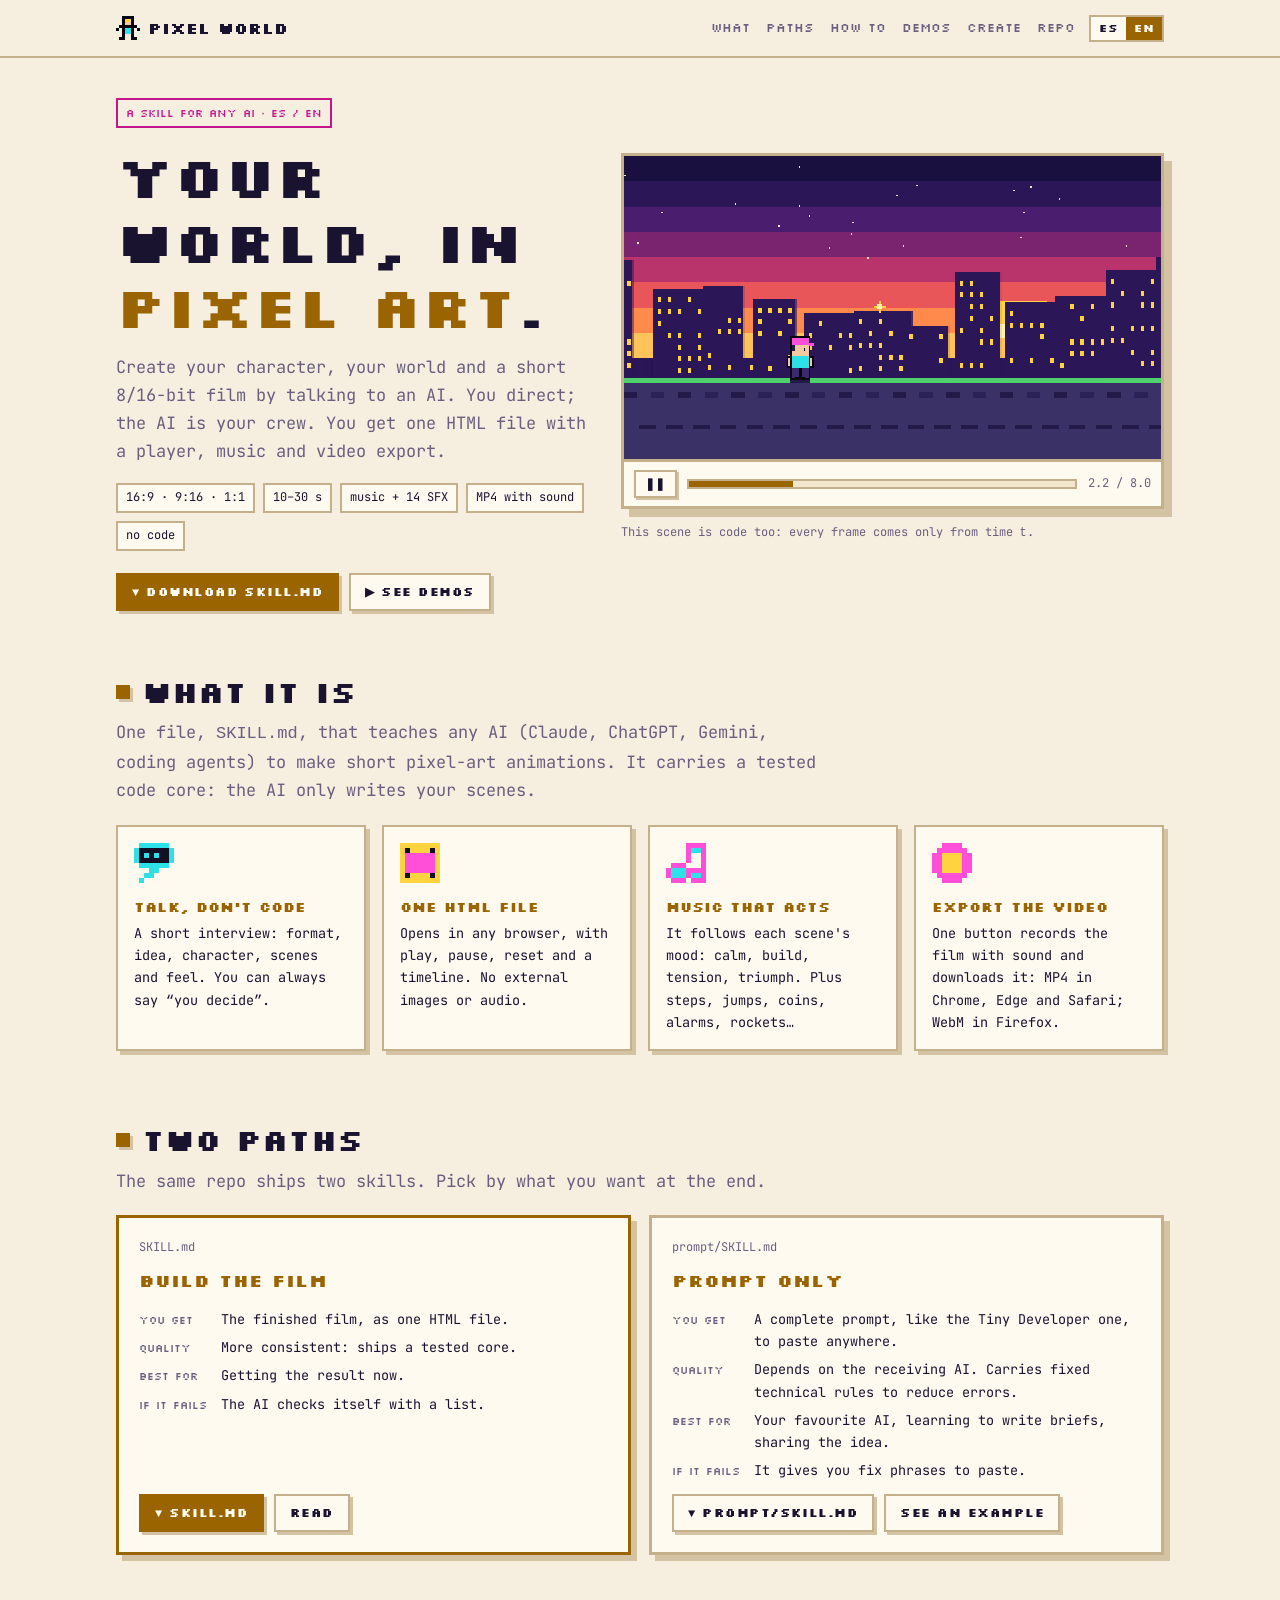
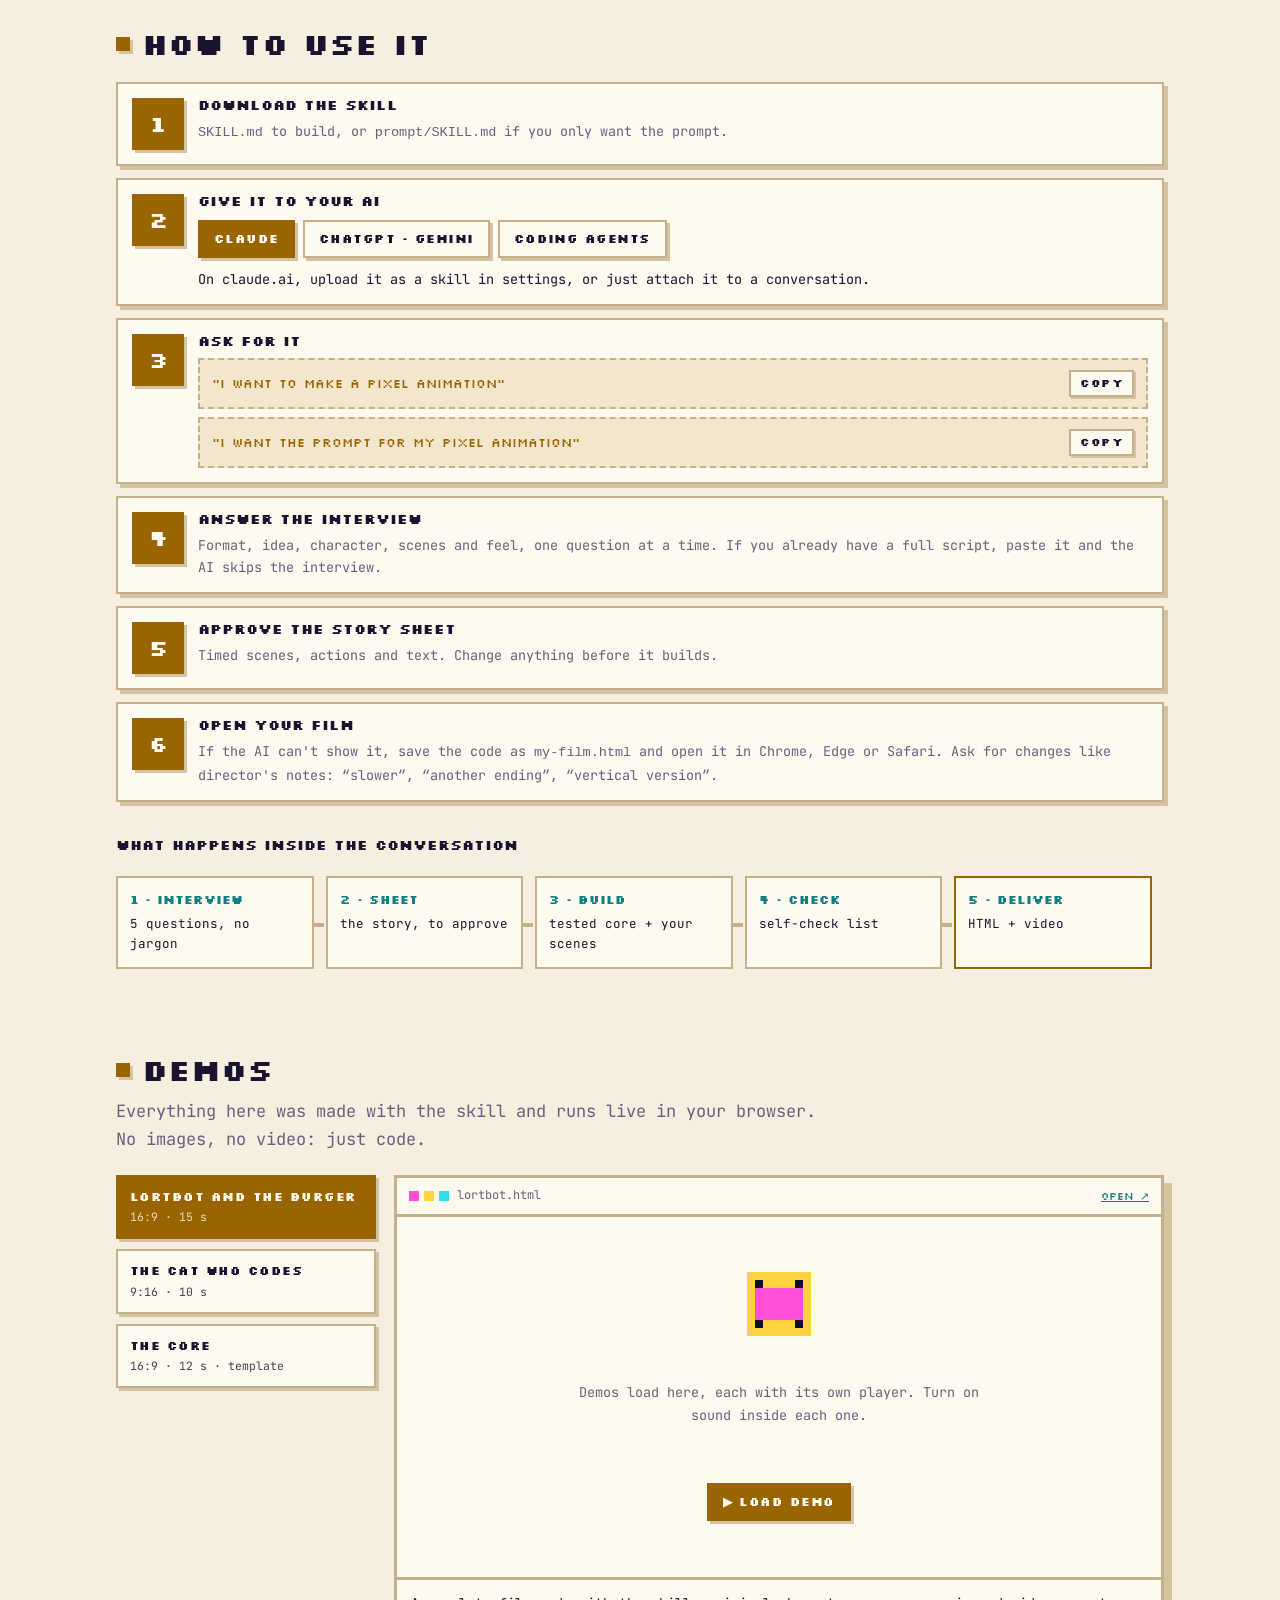
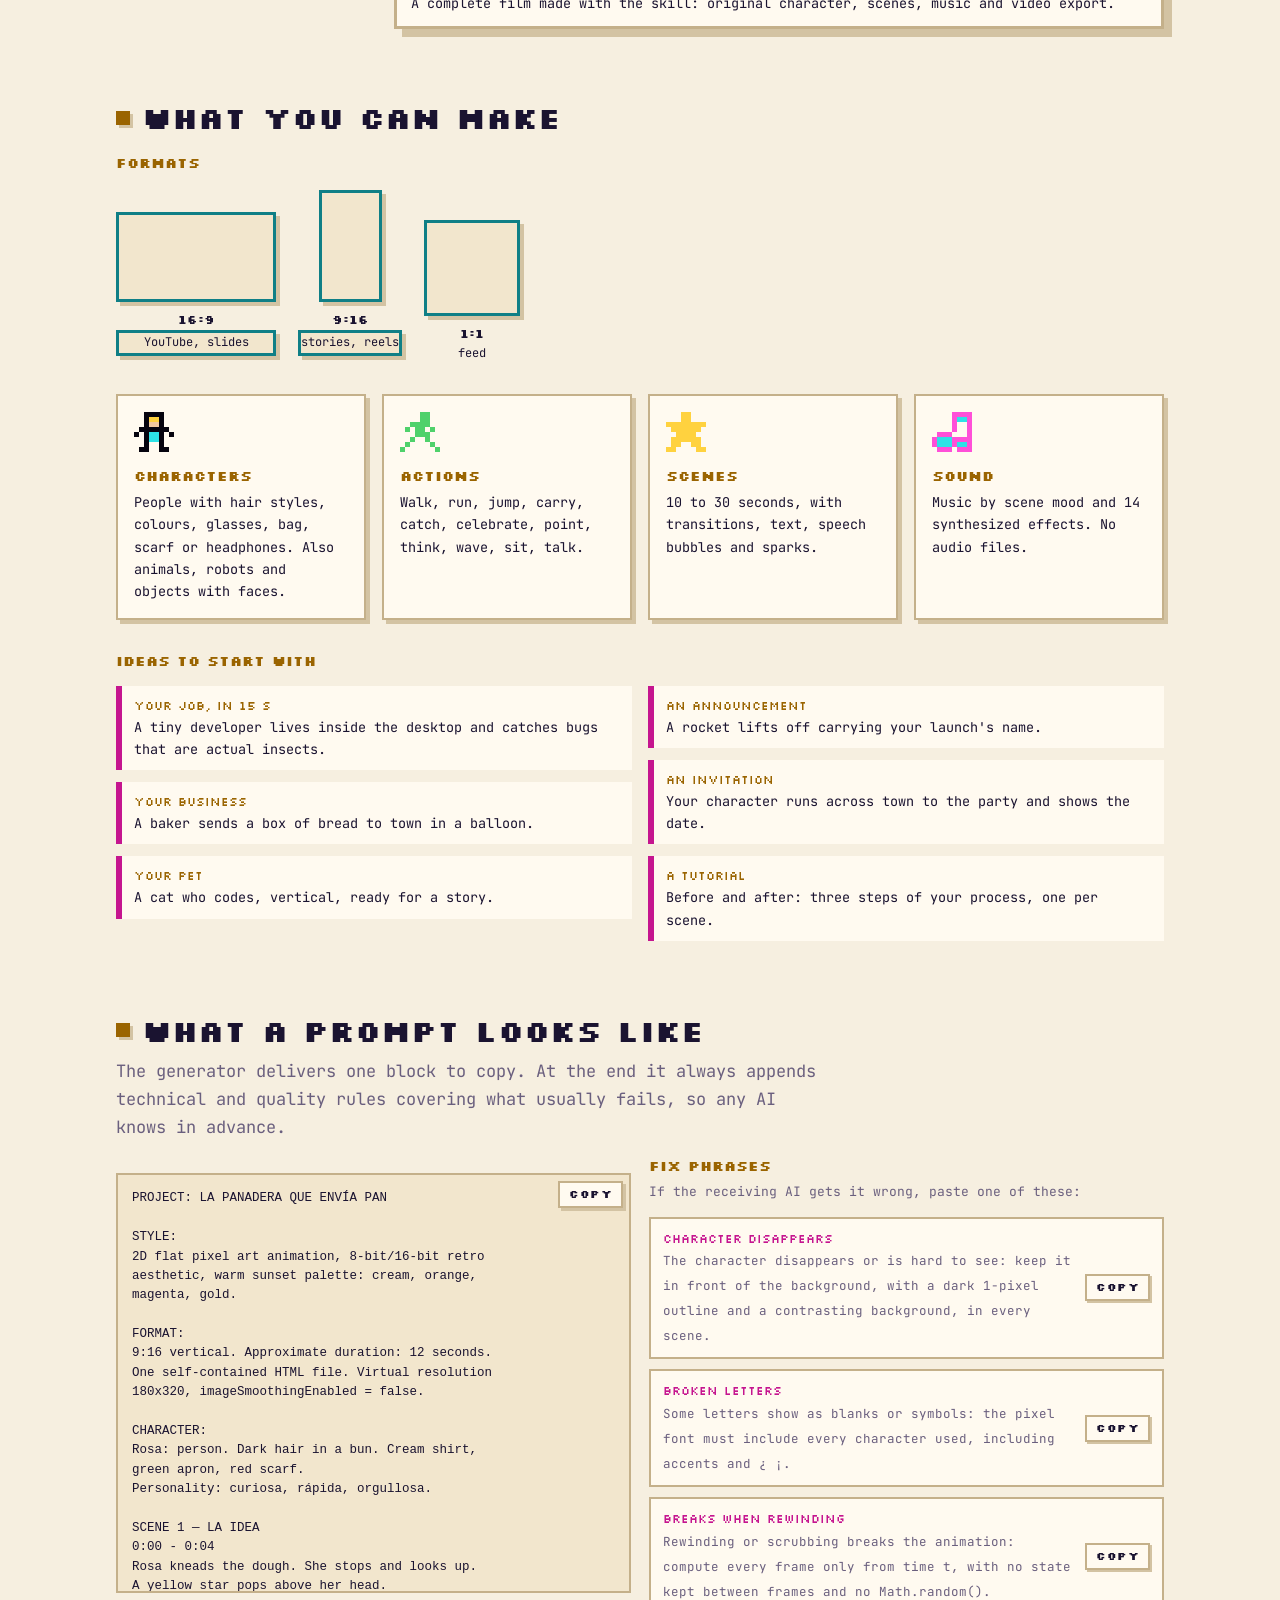
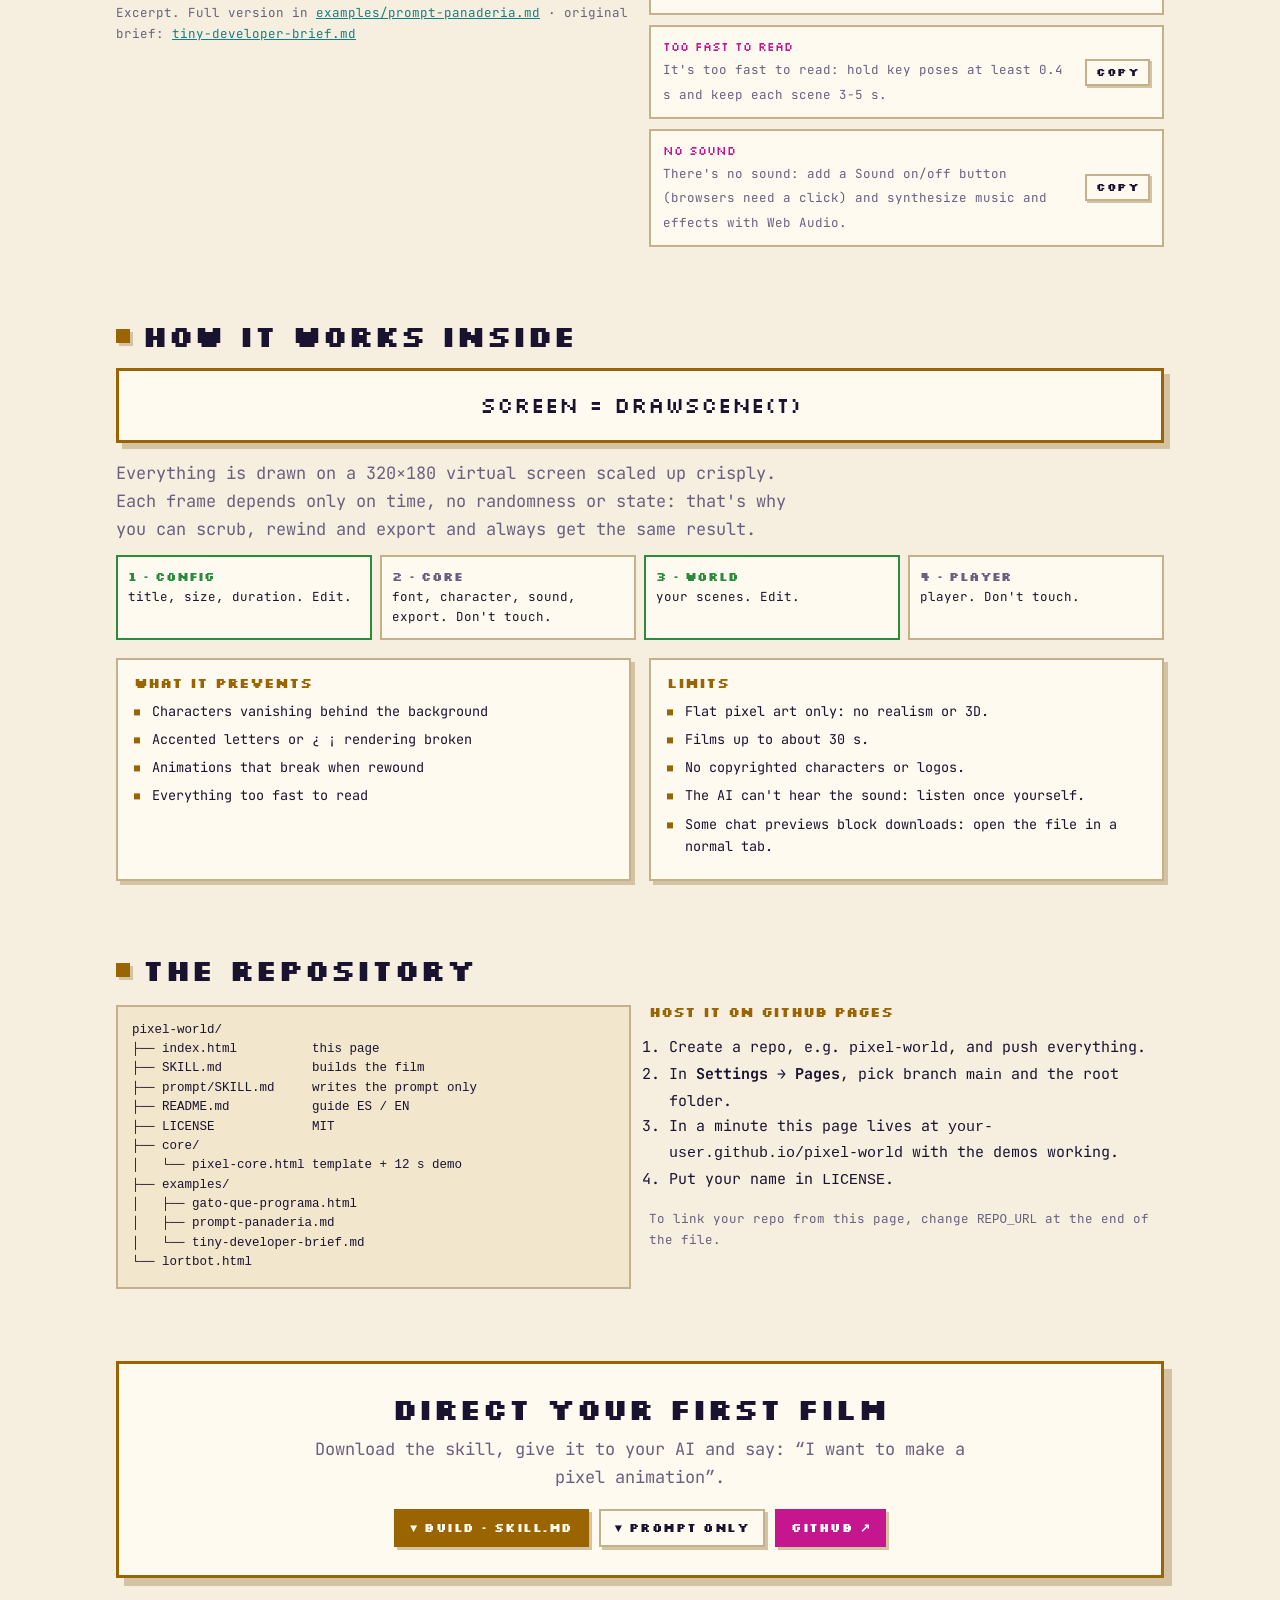
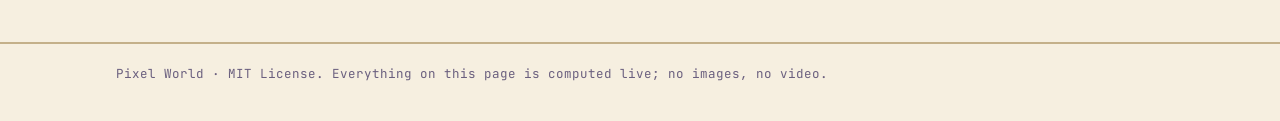
<file: Tu Mundo Pixel/index.html>
<!doctype html>
<html lang="es" data-lang="es">
<head>
<meta charset="utf-8">
<meta name="viewport" content="width=device-width, initial-scale=1, viewport-fit=cover">
<title>Pixel World</title>
<meta name="description" content="Crea tu personaje, tu mundo y una pequeña película en pixel art conversando con una IA. Create your own pixel-art film by talking to an AI.">
<link rel="preconnect" href="https://fonts.googleapis.com">
<link rel="preconnect" href="https://fonts.gstatic.com" crossorigin>
<link rel="stylesheet" href="https://fonts.googleapis.com/css2?family=Silkscreen:wght@400;700&family=JetBrains+Mono:wght@400;600;700&display=swap">
<style>
  :root {
    --ink: #120f24; --panel: #1d1838; --panel2: #241a4a; --edge: #3a3266; --shadow: #06040f;
    --text: #f3e4c4; --muted: #9a90c0; --accent: #ffd23f; --pink: #ff4fd8; --teal: #2de2e6; --green: #4fd16b;
    --on-accent: #120f24;
    --pixel: 'Silkscreen', 'Courier New', monospace;
    --mono: 'JetBrains Mono', ui-monospace, 'SF Mono', Menlo, monospace;
  }
  @media (prefers-color-scheme: light) {
    :root:not([data-theme="dark"]) { --ink: #f6efe0; --panel: #fffaf0; --panel2: #f2e6cd; --edge: #c4b08a; --shadow: #d3c3a3; --text: #1a1330; --muted: #6a5f7e; --accent: #9a6400; --pink: #c5158f; --teal: #0f7f86; --green: #2b8a3e; --on-accent: #fffaf0; }
  }
  :root[data-theme="light"] { --ink: #f6efe0; --panel: #fffaf0; --panel2: #f2e6cd; --edge: #c4b08a; --shadow: #d3c3a3; --text: #1a1330; --muted: #6a5f7e; --accent: #9a6400; --pink: #c5158f; --teal: #0f7f86; --green: #2b8a3e; --on-accent: #fffaf0; }

  *, *::before, *::after { box-sizing: border-box; }
  html { scroll-behavior: smooth; }
  html, body { margin: 0; background: var(--ink); color: var(--text); }
  body { font-family: var(--mono); font-size: 15px; line-height: 1.65; overflow-x: hidden; }
  html[data-lang="es"] [lang="en"], html[data-lang="en"] [lang="es"] { display: none !important; }
  a { color: var(--teal); }
  .wrap { max-width: 1080px; margin: 0 auto; padding: 0 16px; }
  h1, h2, h3 { font-family: var(--pixel); font-weight: 700; line-height: 1.12; margin: 0; }
  h2 { font-size: clamp(20px, 4vw, 30px); display: flex; align-items: center; gap: 12px; margin-bottom: 10px; }
  h2::before { content: ""; width: 14px; height: 14px; background: var(--accent); box-shadow: 3px 3px 0 var(--shadow); flex: none; }
  h3 { font-size: 14px; color: var(--accent); margin-bottom: 6px; }
  p { margin: 0 0 12px; }
  section { padding: 64px 0 8px; }
  .lede { font-size: clamp(15px, 2.2vw, 17px); color: var(--muted); max-width: 70ch; }
  .muted { color: var(--muted); }
  .px { image-rendering: pixelated; }
  .hero-grid > *, .two > *, .paths > *, .theater > *, .steps li > * { min-width: 0; }
  :focus-visible { outline: 2px solid var(--accent); outline-offset: 3px; }

  /* nav */
  nav.top { position: sticky; top: 0; z-index: 10; background: var(--ink); border-bottom: 2px solid var(--edge); }
  nav.top .wrap { display: flex; align-items: center; gap: 14px; height: 56px; }
  .brand { font-family: var(--pixel); font-weight: 700; font-size: 16px; color: var(--text); text-decoration: none; display: flex; align-items: center; gap: 8px; white-space: nowrap; }
  .brand canvas { width: 24px; height: 24px; }
  .links { display: flex; gap: 16px; margin-left: auto; font-size: 13px; }
  .links a { color: var(--muted); text-decoration: none; font-family: var(--pixel); }
  .links a:hover { color: var(--text); }
  .lang { display: flex; border: 2px solid var(--edge); }
  .lang button { box-shadow: none; border: 0; padding: 6px 8px; font-size: 11px; }
  @media (max-width: 760px) { .links { display: none; } .lang { margin-left: auto; } }

  /* buttons */
  .btn, button { font: 700 12px/1 var(--pixel); letter-spacing: .04em; color: var(--text); background: var(--panel); border: 2px solid var(--edge); box-shadow: 3px 3px 0 var(--shadow); padding: 11px 14px; cursor: pointer; text-decoration: none; display: inline-flex; align-items: center; gap: 8px; }
  .btn:active, button:active { transform: translate(2px, 2px); box-shadow: 1px 1px 0 var(--shadow); }
  .btn.primary, button[aria-pressed="true"], button[aria-selected="true"] { background: var(--accent); color: var(--on-accent); border-color: var(--accent); }
  .btn.pink { background: var(--pink); border-color: var(--pink); color: #fff; }
  .row { display: flex; flex-wrap: wrap; gap: 10px; align-items: center; }

  /* hero */
  .hero { padding: 40px 0 0; }
  .hero-grid { display: grid; grid-template-columns: 1fr 1.15fr; gap: 32px; align-items: center; }
  @media (max-width: 860px) { .hero-grid { grid-template-columns: 1fr; } }
  .hero h1 { font-size: clamp(30px, 6.4vw, 58px); margin-bottom: 14px; }
  .hero h1 em { font-style: normal; color: var(--accent); }
  .tag { display: inline-block; font-family: var(--pixel); font-size: 11px; color: var(--pink); border: 2px solid var(--pink); padding: 4px 8px; margin-bottom: 16px; }
  .stage { border: 3px solid var(--edge); box-shadow: 8px 8px 0 var(--shadow); background: #0b0a12; line-height: 0; }
  .stage canvas { width: 100%; height: auto; display: block; }
  .player { display: flex; align-items: center; gap: 10px; background: var(--panel); border: 3px solid var(--edge); border-top: 0; padding: 8px 10px; box-shadow: 8px 8px 0 var(--shadow); }
  .player button { padding: 6px 9px; box-shadow: 2px 2px 0 var(--shadow); }
  .bar { flex: 1; height: 10px; background: var(--panel2); border: 2px solid var(--edge); position: relative; }
  .bar i { position: absolute; inset: 0 auto 0 0; background: var(--accent); width: 0; }
  .time { font-size: 12px; color: var(--muted); min-width: 64px; text-align: right; }
  .chips { display: flex; flex-wrap: wrap; gap: 8px; margin: 18px 0 22px; }
  .chip { font-size: 12px; border: 2px solid var(--edge); background: var(--panel); padding: 3px 8px; }

  /* cards */
  .grid { display: grid; grid-template-columns: repeat(auto-fit, minmax(240px, 1fr)); gap: 16px; margin-top: 20px; }
  .card { background: var(--panel); border: 2px solid var(--edge); box-shadow: 4px 4px 0 var(--shadow); padding: 16px; }
  .card p { font-size: 13.5px; margin: 0; }
  .card .icon { width: 40px; height: 40px; margin-bottom: 10px; }

  /* paths */
  .paths { display: grid; grid-template-columns: 1fr 1fr; gap: 18px; margin-top: 20px; }
  @media (max-width: 760px) { .paths { grid-template-columns: 1fr; } }
  .path { background: var(--panel); border: 3px solid var(--edge); box-shadow: 6px 6px 0 var(--shadow); padding: 20px; display: flex; flex-direction: column; gap: 12px; }
  .path.build { border-color: var(--accent); }
  .path .file { font-size: 12px; color: var(--muted); }
  .path h3 { font-size: 18px; }
  .path dl { margin: 0; display: grid; grid-template-columns: auto 1fr; gap: 6px 14px; font-size: 13.5px; }
  .path dt { font-family: var(--pixel); font-size: 11px; color: var(--muted); padding-top: 3px; }
  .path dd { margin: 0; }
  .path .row { margin-top: auto; }

  /* steps */
  .steps { list-style: none; padding: 0; margin: 22px 0 0; display: grid; gap: 12px; counter-reset: s; }
  .steps li { counter-increment: s; display: grid; grid-template-columns: 52px 1fr; gap: 14px; align-items: start; background: var(--panel); border: 2px solid var(--edge); padding: 14px; box-shadow: 4px 4px 0 var(--shadow); }
  .steps li::before { content: counter(s); font-family: var(--pixel); font-weight: 700; font-size: 22px; background: var(--accent); color: var(--on-accent); width: 52px; height: 52px; display: grid; place-items: center; box-shadow: 3px 3px 0 var(--shadow); }
  .steps h3 { color: var(--text); font-size: 14px; }
  .steps p { font-size: 13.5px; margin: 0; color: var(--muted); }
  .tabs { display: flex; flex-wrap: wrap; gap: 8px; margin: 10px 0; }
  .tabpanel { font-size: 13.5px; color: var(--text); }
  .say { display: flex; align-items: center; gap: 10px; flex-wrap: wrap; background: var(--panel2); border: 2px dashed var(--edge); padding: 10px 12px; margin-top: 8px; }
  .say q { font-family: var(--pixel); color: var(--accent); font-size: 13px; quotes: "“" "”"; flex: 1; min-width: 200px; }
  .say button { padding: 6px 9px; font-size: 11px; box-shadow: 2px 2px 0 var(--shadow); }

  /* pipeline */
  .pipe { display: flex; flex-wrap: wrap; gap: 0; margin-top: 22px; align-items: stretch; }
  .pipe div { flex: 1 1 140px; background: var(--panel); border: 2px solid var(--edge); padding: 12px; font-size: 12.5px; position: relative; margin: 0 12px 12px 0; }
  .pipe div b { display: block; font-family: var(--pixel); font-size: 12px; color: var(--teal); margin-bottom: 4px; }
  .pipe div:not(:last-child)::after { content: ""; position: absolute; right: -12px; top: 50%; width: 12px; height: 4px; background: var(--edge); }
  .pipe div:last-child { border-color: var(--accent); }

  /* theater */
  .theater { display: grid; grid-template-columns: 260px 1fr; gap: 18px; margin-top: 22px; }
  @media (max-width: 860px) { .theater { grid-template-columns: 1fr; } }
  .demo-list { display: flex; flex-direction: column; gap: 10px; }
  @media (max-width: 860px) { .demo-list { flex-direction: row; overflow-x: auto; padding-bottom: 8px; } .demo-list button { flex: 0 0 200px; } }
  .demo-list button { flex-direction: column; align-items: flex-start; text-align: left; gap: 6px; padding: 12px; line-height: 1.3; white-space: normal; }
  .demo-list button small { font-family: var(--mono); font-weight: 400; font-size: 11.5px; letter-spacing: 0; opacity: .8; }
  .screen { background: var(--panel); border: 3px solid var(--edge); box-shadow: 8px 8px 0 var(--shadow); min-width: 0; }
  .screen-bar { display: flex; align-items: center; gap: 8px; padding: 8px 12px; border-bottom: 3px solid var(--edge); font-size: 12px; flex-wrap: wrap; }
  .screen-bar .dots { display: flex; gap: 5px; } .screen-bar .dots i { width: 10px; height: 10px; display: block; }
  .screen-bar .path-txt { color: var(--muted); flex: 1; min-width: 0; overflow: hidden; text-overflow: ellipsis; white-space: nowrap; }
  .screen-bar a { font-family: var(--pixel); font-size: 11px; }
  .screen iframe { display: block; width: 100%; border: 0; background: #0b0a12; transition: height .2s; }
  .screen-cover { display: grid; place-items: center; gap: 14px; padding: 40px 16px; text-align: center; min-height: 360px; }
  .screen-cover p { max-width: 50ch; color: var(--muted); font-size: 13.5px; }
  .demo-about { padding: 12px 14px; border-top: 3px solid var(--edge); font-size: 13.5px; }

  /* create */
  .formats { display: flex; flex-wrap: wrap; gap: 22px; align-items: flex-end; margin-top: 18px; }
  .fmt { text-align: center; font-size: 12px; }
  .fmt span { display: block; border: 3px solid var(--teal); background: var(--panel2); margin: 0 auto 8px; box-shadow: 4px 4px 0 var(--shadow); }
  .fmt b { font-family: var(--pixel); display: block; color: var(--text); }
  .ideas { columns: 2 280px; column-gap: 16px; margin-top: 16px; }
  .idea { break-inside: avoid; background: var(--panel); border-left: 6px solid var(--pink); padding: 10px 12px; margin-bottom: 12px; font-size: 13.5px; }
  .idea b { font-family: var(--pixel); font-weight: 400; display: block; font-size: 12px; color: var(--accent); }

  /* code */
  pre { background: var(--panel2); border: 2px solid var(--edge); padding: 14px; overflow-x: auto; font-size: 12.5px; line-height: 1.55; margin: 0; max-height: 420px; }
  .code-box { position: relative; margin-top: 14px; }
  .code-box button { position: absolute; top: 8px; right: 8px; padding: 6px 9px; font-size: 11px; }
  .two { display: grid; grid-template-columns: 1fr 1fr; gap: 18px; margin-top: 18px; }
  @media (max-width: 860px) { .two { grid-template-columns: 1fr; } }
  .fixes { display: grid; gap: 10px; margin-top: 14px; }
  .fix { display: grid; grid-template-columns: 1fr auto; gap: 10px; align-items: center; background: var(--panel); border: 2px solid var(--edge); padding: 10px 12px; }
  .fix b { font-family: var(--pixel); font-weight: 400; font-size: 12px; color: var(--pink); display: block; }
  .fix span { font-size: 12.5px; color: var(--muted); }
  .fix button { padding: 6px 9px; font-size: 11px; box-shadow: 2px 2px 0 var(--shadow); }
  .formula { font-family: var(--pixel); font-size: clamp(15px, 3vw, 22px); background: var(--panel); border: 3px solid var(--accent); padding: 16px; text-align: center; margin: 16px 0; box-shadow: 6px 6px 0 var(--shadow); }
  .core-map { display: grid; grid-template-columns: repeat(4, 1fr); gap: 8px; margin-top: 12px; }
  @media (max-width: 640px) { .core-map { grid-template-columns: 1fr 1fr; } }
  .core-map div { border: 2px solid var(--edge); padding: 10px; font-size: 12.5px; background: var(--panel); }
  .core-map div b { font-family: var(--pixel); font-size: 12px; display: block; }
  .core-map .edit { border-color: var(--green); } .core-map .edit b { color: var(--green); }
  .core-map .lock b { color: var(--muted); }
  ul.plain { padding-left: 18px; margin: 8px 0 0; font-size: 13.5px; }
  ul.plain li { margin-bottom: 6px; }
  ul.plain li::marker { content: "■  "; color: var(--accent); font-size: 10px; }
  table { border-collapse: collapse; width: 100%; font-size: 13.5px; margin-top: 16px; }
  th, td { border: 2px solid var(--edge); padding: 9px 11px; text-align: left; vertical-align: top; }
  th { font-family: var(--pixel); font-size: 12px; background: var(--panel2); }
  .tbl { overflow-x: auto; }

  .cta { margin: 72px 0 0; background: var(--panel); border: 3px solid var(--accent); box-shadow: 8px 8px 0 var(--shadow); padding: 28px 22px; text-align: center; }
  .cta h2 { justify-content: center; }
  .cta h2::before { display: none; }
  footer { margin-top: 56px; border-top: 2px solid var(--edge); padding: 20px 0 40px; font-size: 12.5px; color: var(--muted); }
  .toast { position: fixed; bottom: 18px; left: 50%; transform: translateX(-50%); background: var(--accent); color: var(--on-accent); font-family: var(--pixel); font-size: 12px; padding: 10px 14px; box-shadow: 4px 4px 0 var(--shadow); opacity: 0; pointer-events: none; transition: opacity .15s; z-index: 20; }
  .toast.on { opacity: 1; }
  @media (prefers-reduced-motion: reduce) { html { scroll-behavior: auto; } }
</style>
</head>
<body>

<nav class="top" aria-label="Principal">
  <div class="wrap">
    <a class="brand" href="#top"><canvas class="px icon" data-icon="hero" width="8" height="8" aria-hidden="true"></canvas>Pixel World</a>
    <div class="links">
      <a href="#que-es"><span lang="es">Qué es</span><span lang="en">What</span></a>
      <a href="#caminos"><span lang="es">Caminos</span><span lang="en">Paths</span></a>
      <a href="#como"><span lang="es">Cómo usar</span><span lang="en">How to</span></a>
      <a href="#demos">Demos</a>
      <a href="#crear"><span lang="es">Qué crear</span><span lang="en">Create</span></a>
      <a href="#repo">Repo</a>
    </div>
    <div class="lang" role="group" aria-label="Idioma / Language">
      <button type="button" data-set-lang="es" aria-pressed="true">ES</button>
      <button type="button" data-set-lang="en" aria-pressed="false">EN</button>
    </div>
  </div>
</nav>

<main id="top">
<!-- ============================== HERO -->
<header class="hero">
  <div class="wrap hero-grid">
    <div>
      <span class="tag"><span lang="es">Skill para cualquier IA · ES / EN</span><span lang="en">A skill for any AI · ES / EN</span></span>
      <h1><span lang="es">Tu mundo, en <em>pixel art</em>.</span><span lang="en">Your world, in <em>pixel art</em>.</span></h1>
      <p class="lede">
        <span lang="es">Crea tu personaje, tu mundo y una pequeña película retro de 8/16 bits conversando con una IA. Tú diriges; la IA es tu equipo. Sales con un HTML con reproductor, música y exportación a video.</span>
        <span lang="en">Create your character, your world and a short 8/16-bit film by talking to an AI. You direct; the AI is your crew. You get one HTML file with a player, music and video export.</span>
      </p>
      <div class="chips">
        <span class="chip">16:9 · 9:16 · 1:1</span>
        <span class="chip"><span lang="es">10–30 s</span><span lang="en">10–30 s</span></span>
        <span class="chip"><span lang="es">música + 14 efectos</span><span lang="en">music + 14 SFX</span></span>
        <span class="chip"><span lang="es">MP4 con sonido</span><span lang="en">MP4 with sound</span></span>
        <span class="chip"><span lang="es">sin programar</span><span lang="en">no code</span></span>
      </div>
      <div class="row">
        <a class="btn primary" href="SKILL.md" download><span lang="es">▼ Descargar SKILL.md</span><span lang="en">▼ Download SKILL.md</span></a>
        <a class="btn" href="#demos"><span lang="es">▶ Ver demos</span><span lang="en">▶ See demos</span></a>
      </div>
    </div>
    <div>
      <div class="stage"><canvas id="hero" class="px" width="320" height="180" role="img" aria-label="Animación pixel: un personaje camina por una ciudad al atardecer, salta, atrapa una estrella y celebra"></canvas></div>
      <div class="player">
        <button type="button" id="heroPlay" aria-label="Pausa / Pause">❚❚</button>
        <div class="bar" id="heroBar" aria-hidden="true"><i></i></div>
        <span class="time" id="heroTime">0.0 / 8.0</span>
      </div>
      <p class="muted" style="font-size:12px;margin-top:14px">
        <span lang="es">Esta escena también está hecha con código: cada cuadro sale solo del tiempo <code>t</code>.</span>
        <span lang="en">This scene is code too: every frame comes only from time <code>t</code>.</span>
      </p>
    </div>
  </div>
</header>

<!-- ============================== QUÉ ES -->
<section id="que-es">
  <div class="wrap">
    <h2><span lang="es">Qué es</span><span lang="en">What it is</span></h2>
    <p class="lede">
      <span lang="es">Un archivo, <code>SKILL.md</code>, que le enseña a cualquier IA (Claude, ChatGPT, Gemini, agentes de código) a hacer animaciones cortas en pixel art. Lleva dentro un núcleo de código ya probado: la IA solo escribe tus escenas.</span>
      <span lang="en">One file, <code>SKILL.md</code>, that teaches any AI (Claude, ChatGPT, Gemini, coding agents) to make short pixel-art animations. It carries a tested code core: the AI only writes your scenes.</span>
    </p>
    <div class="grid">
      <div class="card"><canvas class="px icon" data-icon="chat" width="8" height="8" aria-hidden="true"></canvas>
        <h3><span lang="es">Conversas, no programas</span><span lang="en">Talk, don't code</span></h3>
        <p><span lang="es">Una entrevista corta: formato, idea, personaje, escenas y sensación. Siempre puedes decir “tú decides”.</span><span lang="en">A short interview: format, idea, character, scenes and feel. You can always say “you decide”.</span></p></div>
      <div class="card"><canvas class="px icon" data-icon="film" width="8" height="8" aria-hidden="true"></canvas>
        <h3><span lang="es">Un solo HTML</span><span lang="en">One HTML file</span></h3>
        <p><span lang="es">Se abre en cualquier navegador, con reproducir, pausa, reiniciar y línea de tiempo. Sin imágenes ni audios externos.</span><span lang="en">Opens in any browser, with play, pause, reset and a timeline. No external images or audio.</span></p></div>
      <div class="card"><canvas class="px icon" data-icon="note" width="8" height="8" aria-hidden="true"></canvas>
        <h3><span lang="es">Música que actúa</span><span lang="en">Music that acts</span></h3>
        <p><span lang="es">Cambia con el ánimo de cada escena: tranquila, construyendo, tensión, triunfo. Más pasos, saltos, monedas, alarmas, cohetes…</span><span lang="en">It follows each scene's mood: calm, build, tension, triumph. Plus steps, jumps, coins, alarms, rockets…</span></p></div>
      <div class="card"><canvas class="px icon" data-icon="rec" width="8" height="8" aria-hidden="true"></canvas>
        <h3><span lang="es">Exporta el video</span><span lang="en">Export the video</span></h3>
        <p><span lang="es">Un botón graba la película con sonido y la descarga: MP4 en Chrome, Edge y Safari; WebM en Firefox.</span><span lang="en">One button records the film with sound and downloads it: MP4 in Chrome, Edge and Safari; WebM in Firefox.</span></p></div>
    </div>
  </div>
</section>

<!-- ============================== CAMINOS -->
<section id="caminos">
  <div class="wrap">
    <h2><span lang="es">Dos caminos</span><span lang="en">Two paths</span></h2>
    <p class="lede"><span lang="es">El mismo repositorio trae dos skills. Elige según lo que quieras tener al final.</span><span lang="en">The same repo ships two skills. Pick by what you want at the end.</span></p>
    <div class="paths">
      <article class="path build">
        <div class="file">SKILL.md</div>
        <h3><span lang="es">Construir la película</span><span lang="en">Build the film</span></h3>
        <dl>
          <dt><span lang="es">Te da</span><span lang="en">You get</span></dt><dd><span lang="es">La película terminada, en un HTML.</span><span lang="en">The finished film, as one HTML file.</span></dd>
          <dt><span lang="es">Calidad</span><span lang="en">Quality</span></dt><dd><span lang="es">Más consistente: trae un núcleo ya probado.</span><span lang="en">More consistent: ships a tested core.</span></dd>
          <dt><span lang="es">Ideal</span><span lang="en">Best for</span></dt><dd><span lang="es">Tener el resultado ya.</span><span lang="en">Getting the result now.</span></dd>
          <dt><span lang="es">Si falla</span><span lang="en">If it fails</span></dt><dd><span lang="es">La IA se revisa con su lista de comprobación.</span><span lang="en">The AI checks itself with a list.</span></dd>
        </dl>
        <div class="row"><a class="btn primary" href="SKILL.md" download>▼ SKILL.md</a><a class="btn" href="SKILL.md" target="_blank" rel="noopener"><span lang="es">Leer</span><span lang="en">Read</span></a></div>
      </article>
      <article class="path">
        <div class="file">prompt/SKILL.md</div>
        <h3><span lang="es">Solo el prompt</span><span lang="en">Prompt only</span></h3>
        <dl>
          <dt><span lang="es">Te da</span><span lang="en">You get</span></dt><dd><span lang="es">Un prompt completo, como el del Tiny Developer, para pegar donde quieras.</span><span lang="en">A complete prompt, like the Tiny Developer one, to paste anywhere.</span></dd>
          <dt><span lang="es">Calidad</span><span lang="en">Quality</span></dt><dd><span lang="es">Depende de la IA que lo reciba. Lleva reglas técnicas fijas para reducir errores.</span><span lang="en">Depends on the receiving AI. Carries fixed technical rules to reduce errors.</span></dd>
          <dt><span lang="es">Ideal</span><span lang="en">Best for</span></dt><dd><span lang="es">Usar tu IA favorita, aprender a escribir guiones, compartir la idea.</span><span lang="en">Your favourite AI, learning to write briefs, sharing the idea.</span></dd>
          <dt><span lang="es">Si falla</span><span lang="en">If it fails</span></dt><dd><span lang="es">Te entrega frases de arreglo para pegar.</span><span lang="en">It gives you fix phrases to paste.</span></dd>
        </dl>
        <div class="row"><a class="btn" href="prompt/SKILL.md" download>▼ prompt/SKILL.md</a><a class="btn" href="#prompt-ejemplo"><span lang="es">Ver un ejemplo</span><span lang="en">See an example</span></a></div>
      </article>
    </div>
  </div>
</section>

<!-- ============================== CÓMO USARLO -->
<section id="como">
  <div class="wrap">
    <h2><span lang="es">Cómo usarlo</span><span lang="en">How to use it</span></h2>
    <ol class="steps">
      <li><div>
        <h3><span lang="es">Descarga la skill</span><span lang="en">Download the skill</span></h3>
        <p><span lang="es"><code>SKILL.md</code> para construir, o <code>prompt/SKILL.md</code> si solo quieres el prompt.</span><span lang="en"><code>SKILL.md</code> to build, or <code>prompt/SKILL.md</code> if you only want the prompt.</span></p>
      </div></li>
      <li><div>
        <h3><span lang="es">Dásela a tu IA</span><span lang="en">Give it to your AI</span></h3>
        <div class="tabs" role="tablist" aria-label="IA">
          <button type="button" role="tab" aria-selected="true" data-tab="t-claude">Claude</button>
          <button type="button" role="tab" aria-selected="false" data-tab="t-gpt">ChatGPT · Gemini</button>
          <button type="button" role="tab" aria-selected="false" data-tab="t-agent"><span lang="es">Agentes de código</span><span lang="en">Coding agents</span></button>
        </div>
        <div class="tabpanel" id="t-claude" role="tabpanel">
          <span lang="es">En claude.ai, súbelo como skill en la configuración, o simplemente adjúntalo en una conversación.</span>
          <span lang="en">On claude.ai, upload it as a skill in settings, or just attach it to a conversation.</span></div>
        <div class="tabpanel" id="t-gpt" role="tabpanel" hidden>
          <span lang="es">Abre una conversación nueva y adjunta el archivo, o pega su contenido completo.</span>
          <span lang="en">Open a new conversation and attach the file, or paste its full content.</span></div>
        <div class="tabpanel" id="t-agent" role="tabpanel" hidden>
          <span lang="es">Claude Code, Cursor y similares: ponlo en la carpeta de skills o de reglas del agente.</span>
          <span lang="en">Claude Code, Cursor and similar: put it in the agent's skills or rules folder.</span></div>
      </div></li>
      <li><div>
        <h3><span lang="es">Pídelo</span><span lang="en">Ask for it</span></h3>
        <div class="say"><q lang="es">Quiero crear una animación pixel</q><q lang="en">I want to make a pixel animation</q><button type="button" data-copy-q><span lang="es">Copiar</span><span lang="en">Copy</span></button></div>
        <div class="say"><q lang="es">Quiero el prompt de mi animación pixel</q><q lang="en">I want the prompt for my pixel animation</q><button type="button" data-copy-q><span lang="es">Copiar</span><span lang="en">Copy</span></button></div>
      </div></li>
      <li><div>
        <h3><span lang="es">Contesta la entrevista</span><span lang="en">Answer the interview</span></h3>
        <p><span lang="es">Formato, idea, personaje, escenas y sensación, de a una pregunta. Si ya tienes un guion completo, pégalo y la IA se salta la entrevista.</span><span lang="en">Format, idea, character, scenes and feel, one question at a time. If you already have a full script, paste it and the AI skips the interview.</span></p>
      </div></li>
      <li><div>
        <h3><span lang="es">Aprueba la hoja de historia</span><span lang="en">Approve the story sheet</span></h3>
        <p><span lang="es">Escenas con tiempos, acciones y textos. Cambia lo que quieras antes de construir.</span><span lang="en">Timed scenes, actions and text. Change anything before it builds.</span></p>
      </div></li>
      <li><div>
        <h3><span lang="es">Abre tu película</span><span lang="en">Open your film</span></h3>
        <p><span lang="es">Si la IA no la muestra, guarda el código como <code>mi-pelicula.html</code> y ábrelo en Chrome, Edge o Safari. Pide cambios como notas de director: “más lento”, “otro final”, “versión vertical”.</span><span lang="en">If the AI can't show it, save the code as <code>my-film.html</code> and open it in Chrome, Edge or Safari. Ask for changes like director's notes: “slower”, “another ending”, “vertical version”.</span></p>
      </div></li>
    </ol>

    <h3 style="margin-top:36px;color:var(--text)"><span lang="es">Lo que pasa por dentro de la conversación</span><span lang="en">What happens inside the conversation</span></h3>
    <div class="pipe">
      <div><b><span lang="es">1 · Entrevista</span><span lang="en">1 · Interview</span></b><span lang="es">5 preguntas, sin palabras técnicas</span><span lang="en">5 questions, no jargon</span></div>
      <div><b><span lang="es">2 · Hoja</span><span lang="en">2 · Sheet</span></b><span lang="es">la historia, para aprobar</span><span lang="en">the story, to approve</span></div>
      <div><b><span lang="es">3 · Construir</span><span lang="en">3 · Build</span></b><span lang="es">núcleo probado + tus escenas</span><span lang="en">tested core + your scenes</span></div>
      <div><b><span lang="es">4 · Revisar</span><span lang="en">4 · Check</span></b><span lang="es">lista de autocomprobación</span><span lang="en">self-check list</span></div>
      <div><b><span lang="es">5 · Entregar</span><span lang="en">5 · Deliver</span></b><span lang="es">HTML + video</span><span lang="en">HTML + video</span></div>
    </div>
  </div>
</section>

<!-- ============================== DEMOS -->
<section id="demos">
  <div class="wrap">
    <h2>Demos</h2>
    <p class="lede"><span lang="es">Todo lo que ves aquí está hecho con la skill y corre en vivo en tu navegador. Ninguna imagen, ningún video: solo código.</span><span lang="en">Everything here was made with the skill and runs live in your browser. No images, no video: just code.</span></p>
    <div class="theater">
      <div class="demo-list" role="tablist" aria-label="Demos" id="demoList"></div>
      <div class="screen">
        <div class="screen-bar">
          <span class="dots" aria-hidden="true"><i style="background:#ff4fd8"></i><i style="background:#ffd23f"></i><i style="background:#2de2e6"></i></span>
          <span class="path-txt" id="demoPath"></span>
          <a id="demoOpen" href="#" target="_blank" rel="noopener"><span lang="es">Abrir ↗</span><span lang="en">Open ↗</span></a>
        </div>
        <div id="demoView"></div>
        <div class="demo-about" id="demoAbout"></div>
      </div>
    </div>
  </div>
</section>

<!-- ============================== QUÉ PUEDES CREAR -->
<section id="crear">
  <div class="wrap">
    <h2><span lang="es">Qué puedes crear</span><span lang="en">What you can make</span></h2>

    <h3 style="margin-top:22px"><span lang="es">Formatos</span><span lang="en">Formats</span></h3>
    <div class="formats">
      <div class="fmt"><span style="width:160px;height:90px"></span><b>16:9</b><span lang="es">YouTube, presentaciones</span><span lang="en">YouTube, slides</span></div>
      <div class="fmt"><span style="width:63px;height:112px"></span><b>9:16</b><span lang="es">historias, reels</span><span lang="en">stories, reels</span></div>
      <div class="fmt"><span style="width:96px;height:96px"></span><b>1:1</b>feed</div>
    </div>

    <div class="grid" style="margin-top:30px">
      <div class="card"><canvas class="px icon" data-icon="hero" width="8" height="8" aria-hidden="true"></canvas>
        <h3><span lang="es">Personajes</span><span lang="en">Characters</span></h3>
        <p><span lang="es">Personas con peinado, colores, lentes, bolso, bufanda o audífonos. También animales, robots y objetos con cara.</span><span lang="en">People with hair styles, colours, glasses, bag, scarf or headphones. Also animals, robots and objects with faces.</span></p></div>
      <div class="card"><canvas class="px icon" data-icon="run" width="8" height="8" aria-hidden="true"></canvas>
        <h3><span lang="es">Acciones</span><span lang="en">Actions</span></h3>
        <p><span lang="es">Caminar, correr, saltar, cargar, atrapar, celebrar, señalar, pensar, saludar, sentarse, hablar.</span><span lang="en">Walk, run, jump, carry, catch, celebrate, point, think, wave, sit, talk.</span></p></div>
      <div class="card"><canvas class="px icon" data-icon="star" width="8" height="8" aria-hidden="true"></canvas>
        <h3><span lang="es">Escenas</span><span lang="en">Scenes</span></h3>
        <p><span lang="es">De 10 a 30 segundos, con transiciones, textos, globos de diálogo y chispas.</span><span lang="en">10 to 30 seconds, with transitions, text, speech bubbles and sparks.</span></p></div>
      <div class="card"><canvas class="px icon" data-icon="note" width="8" height="8" aria-hidden="true"></canvas>
        <h3><span lang="es">Sonido</span><span lang="en">Sound</span></h3>
        <p><span lang="es">Música por ánimo de escena y 14 efectos sintetizados. Nada de archivos de audio.</span><span lang="en">Music by scene mood and 14 synthesized effects. No audio files.</span></p></div>
    </div>


    <h3 style="margin-top:34px"><span lang="es">Ideas para empezar</span><span lang="en">Ideas to start with</span></h3>
    <div class="ideas">
      <div class="idea"><b><span lang="es">Tu trabajo, en 15 s</span><span lang="en">Your job, in 15 s</span></b><span lang="es">Una desarrolladora diminuta vive dentro del escritorio y caza bugs que son insectos.</span><span lang="en">A tiny developer lives inside the desktop and catches bugs that are actual insects.</span></div>
      <div class="idea"><b><span lang="es">Tu negocio</span><span lang="en">Your business</span></b><span lang="es">Una panadera manda una caja de pan en globo hasta el pueblo.</span><span lang="en">A baker sends a box of bread to town in a balloon.</span></div>
      <div class="idea"><b><span lang="es">Tu mascota</span><span lang="en">Your pet</span></b><span lang="es">Un gato que programa, en vertical, listo para una historia.</span><span lang="en">A cat who codes, vertical, ready for a story.</span></div>
      <div class="idea"><b><span lang="es">Un anuncio</span><span lang="en">An announcement</span></b><span lang="es">Un cohete despega con el nombre de tu lanzamiento.</span><span lang="en">A rocket lifts off carrying your launch's name.</span></div>
      <div class="idea"><b><span lang="es">Una invitación</span><span lang="en">An invitation</span></b><span lang="es">Tu personaje corre por la ciudad hasta la fiesta y muestra la fecha.</span><span lang="en">Your character runs across town to the party and shows the date.</span></div>
      <div class="idea"><b><span lang="es">Un tutorial</span><span lang="en">A tutorial</span></b><span lang="es">Antes y después: tres pasos de tu proceso, uno por escena.</span><span lang="en">Before and after: three steps of your process, one per scene.</span></div>
    </div>
  </div>
</section>

<!-- ============================== PROMPT EJEMPLO -->
<section id="prompt-ejemplo">
  <div class="wrap">
    <h2><span lang="es">Así se ve un prompt</span><span lang="en">What a prompt looks like</span></h2>
    <p class="lede"><span lang="es">El generador entrega un solo bloque para copiar. Al final siempre agrega reglas técnicas y de calidad con lo que suele fallar, para que cualquier IA lo sepa de antemano.</span><span lang="en">The generator delivers one block to copy. At the end it always appends technical and quality rules covering what usually fails, so any AI knows in advance.</span></p>
    <div class="two">
      <div>
        <div class="code-box"><pre id="promptSample">PROJECT: LA PANADERA QUE ENVÍA PAN

STYLE:
2D flat pixel art animation, 8-bit/16-bit retro
aesthetic, warm sunset palette: cream, orange,
magenta, gold.

FORMAT:
9:16 vertical. Approximate duration: 12 seconds.
One self-contained HTML file. Virtual resolution
180x320, imageSmoothingEnabled = false.

CHARACTER:
Rosa: person. Dark hair in a bun. Cream shirt,
green apron, red scarf.
Personality: curiosa, rápida, orgullosa.

SCENE 1 — LA IDEA
0:00 - 0:04
Rosa kneads the dough. She stops and looks up.
A yellow star pops above her head.
A speech bubble types: "¿Y SI...?"

SCENE 2 — …
SCENE 3 — …

TECHNICAL RULES:
- Every frame is computed only from time t.
- The character has a dark 1-pixel outline.
- The pixel font includes exactly: ¿ ? ! ...
QUALITY RULES:
- Check frames at 20%, 50% and 85% of each scene.</pre><button type="button" data-copy="#promptSample"><span lang="es">Copiar</span><span lang="en">Copy</span></button></div>
        <p class="muted" style="font-size:12.5px;margin-top:10px"><span lang="es">Extracto. Completo en</span><span lang="en">Excerpt. Full version in</span> <a href="examples/prompt-panaderia.md">examples/prompt-panaderia.md</a> · <span lang="es">el guion original:</span><span lang="en">original brief:</span> <a href="examples/tiny-developer-brief.md">tiny-developer-brief.md</a></p>
      </div>
      <div>
        <h3><span lang="es">Frases de arreglo</span><span lang="en">Fix phrases</span></h3>
        <p class="muted" style="font-size:13px"><span lang="es">Si la IA que recibió el prompt se equivoca, pega una de estas:</span><span lang="en">If the receiving AI gets it wrong, paste one of these:</span></p>
        <div class="fixes" id="fixes"></div>
      </div>
    </div>
  </div>
</section>

<!-- ============================== POR DENTRO -->
<section id="dentro">
  <div class="wrap">
    <h2><span lang="es">Cómo funciona por dentro</span><span lang="en">How it works inside</span></h2>
    <div class="formula"><span lang="es">pantalla = dibujarEscena(t)</span><span lang="en">screen = drawScene(t)</span></div>
    <p class="lede"><span lang="es">Todo se dibuja en una pantalla virtual de 320×180 píxeles que se amplía sin perder nitidez. Cada cuadro depende solo del tiempo, sin azar ni estado: por eso puedes adelantar, retroceder y exportar, y siempre sale igual.</span><span lang="en">Everything is drawn on a 320×180 virtual screen scaled up crisply. Each frame depends only on time, no randomness or state: that's why you can scrub, rewind and export and always get the same result.</span></p>
    <div class="core-map">
      <div class="edit"><b>1 · CONFIG</b><span lang="es">título, tamaño, duración. Se edita.</span><span lang="en">title, size, duration. Edit.</span></div>
      <div class="lock"><b>2 · CORE</b><span lang="es">fuente, personaje, sonido, export. No tocar.</span><span lang="en">font, character, sound, export. Don't touch.</span></div>
      <div class="edit"><b>3 · <span lang="es">MUNDO</span><span lang="en">WORLD</span></b><span lang="es">tus escenas. Se edita.</span><span lang="en">your scenes. Edit.</span></div>
      <div class="lock"><b>4 · PLAYER</b><span lang="es">reproductor. No tocar.</span><span lang="en">player. Don't touch.</span></div>
    </div>
    <div class="two">
      <div class="card">
        <h3><span lang="es">Lo que evita</span><span lang="en">What it prevents</span></h3>
        <ul class="plain">
          <li><span lang="es">Personajes que desaparecen detrás del fondo</span><span lang="en">Characters vanishing behind the background</span></li>
          <li><span lang="es">Letras con tildes o ¿ ¡ que salen rotas</span><span lang="en">Accented letters or ¿ ¡ rendering broken</span></li>
          <li><span lang="es">Animaciones que se rompen al rebobinar</span><span lang="en">Animations that break when rewound</span></li>
          <li><span lang="es">Todo demasiado rápido para leerse</span><span lang="en">Everything too fast to read</span></li>
        </ul>
      </div>
      <div class="card">
        <h3><span lang="es">Límites</span><span lang="en">Limits</span></h3>
        <ul class="plain">
          <li><span lang="es">Solo pixel art plano: no realismo ni 3D.</span><span lang="en">Flat pixel art only: no realism or 3D.</span></li>
          <li><span lang="es">Películas de hasta unos 30 s.</span><span lang="en">Films up to about 30 s.</span></li>
          <li><span lang="es">Sin personajes con derechos de autor ni logos.</span><span lang="en">No copyrighted characters or logos.</span></li>
          <li><span lang="es">La IA no oye el sonido: escúchalo tú una vez.</span><span lang="en">The AI can't hear the sound: listen once yourself.</span></li>
          <li><span lang="es">Algunas vistas previas de chat bloquean descargas: abre el archivo en una pestaña normal.</span><span lang="en">Some chat previews block downloads: open the file in a normal tab.</span></li>
        </ul>
      </div>
    </div>
  </div>
</section>

<!-- ============================== REPO -->
<section id="repo">
  <div class="wrap">
    <h2><span lang="es">El repositorio</span><span lang="en">The repository</span></h2>
    <div class="two">
      <pre>pixel-world/
├── index.html          <span lang="es">esta página</span><span lang="en">this page</span>
├── SKILL.md            <span lang="es">construye la película</span><span lang="en">builds the film</span>
├── prompt/SKILL.md     <span lang="es">solo escribe el prompt</span><span lang="en">writes the prompt only</span>
├── README.md           <span lang="es">guía ES / EN</span><span lang="en">guide ES / EN</span>
├── LICENSE             MIT
├── core/
│   └── pixel-core.html <span lang="es">plantilla + demo 12 s</span><span lang="en">template + 12 s demo</span>
├── examples/
│   ├── gato-que-programa.html
│   ├── prompt-panaderia.md
│   └── tiny-developer-brief.md
└── lortbot.html</pre>
      <div>
        <h3><span lang="es">Móntalo en GitHub Pages</span><span lang="en">Host it on GitHub Pages</span></h3>
        <ol class="plain" style="padding-left:20px">
          <li><span lang="es">Crea un repositorio, por ejemplo <code>pixel-world</code>, y sube todo.</span><span lang="en">Create a repo, e.g. <code>pixel-world</code>, and push everything.</span></li>
          <li><span lang="es">En <b>Settings → Pages</b>, elige la rama <code>main</code> y la carpeta raíz.</span><span lang="en">In <b>Settings → Pages</b>, pick branch <code>main</code> and the root folder.</span></li>
          <li><span lang="es">En un minuto, esta página vive en <code>tu-usuario.github.io/pixel-world</code> con los demos funcionando.</span><span lang="en">In a minute this page lives at <code>your-user.github.io/pixel-world</code> with the demos working.</span></li>
          <li><span lang="es">En <code>LICENSE</code>, pon tu nombre.</span><span lang="en">Put your name in <code>LICENSE</code>.</span></li>
        </ol>
        <p class="muted" style="font-size:12.5px;margin-top:12px"><span lang="es">Para enlazar tu repositorio desde esta página, cambia <code>REPO_URL</code> al final del archivo.</span><span lang="en">To link your repo from this page, change <code>REPO_URL</code> at the end of the file.</span></p>
      </div>
    </div>

    <div class="cta">
      <h2><span lang="es">Dirige tu primera película</span><span lang="en">Direct your first film</span></h2>
      <p class="lede" style="margin:0 auto 18px"><span lang="es">Descarga la skill, dásela a tu IA y di: “Quiero crear una animación pixel”.</span><span lang="en">Download the skill, give it to your AI and say: “I want to make a pixel animation”.</span></p>
      <div class="row" style="justify-content:center">
        <a class="btn primary" href="SKILL.md" download><span lang="es">▼ Construir · SKILL.md</span><span lang="en">▼ Build · SKILL.md</span></a>
        <a class="btn" href="prompt/SKILL.md" download><span lang="es">▼ Solo prompt</span><span lang="en">▼ Prompt only</span></a>
        <a class="btn pink" id="repoLink" href="#repo" target="_blank" rel="noopener">GitHub ↗</a>
      </div>
    </div>
  </div>
</section>
</main>

<footer>
  <div class="wrap">Pixel World · <span lang="es">Licencia MIT. Todo en esta página se calcula en vivo; ninguna imagen, ningún video.</span><span lang="en">MIT License. Everything on this page is computed live; no images, no video.</span></div>
</footer>
<div class="toast" id="toast" role="status" aria-live="polite"></div>

<script>
// Pon aquí la URL de tu repositorio / Put your repository URL here
const REPO_URL = '';

// ---------- idioma / language
const $ = s => document.querySelector(s), $$ = s => [...document.querySelectorAll(s)];
let LANG = 'es';
function setLang(l) {
  LANG = l; document.documentElement.dataset.lang = l; document.documentElement.lang = l;
  $$('[data-set-lang]').forEach(b => b.setAttribute('aria-pressed', String(b.dataset.setLang === l)));
  try { localStorage.setItem('pw-lang', l); } catch (e) {}
  renderDemoList(); showDemo(current, false); renderFixes();
}
$$('[data-set-lang]').forEach(b => b.onclick = () => setLang(b.dataset.setLang));

// ---------- copiar / copy
function toast(msg) { const t = $('#toast'); t.textContent = msg; t.classList.add('on'); clearTimeout(toast.h); toast.h = setTimeout(() => t.classList.remove('on'), 1400); }
async function copy(text) {
  try { await navigator.clipboard.writeText(text); }
  catch (e) { const ta = document.createElement('textarea'); ta.value = text; document.body.appendChild(ta); ta.select(); try { document.execCommand('copy'); } catch (_) {} ta.remove(); }
  toast(LANG === 'es' ? '¡Copiado!' : 'Copied!');
}
document.addEventListener('click', e => {
  const b = e.target.closest('[data-copy],[data-copy-q],[data-copy-text]'); if (!b) return;
  if (b.dataset.copyText) return copy(b.dataset.copyText);
  if (b.hasAttribute('data-copy-q')) return copy(b.parentElement.querySelector(`q[lang="${LANG}"]`).textContent);
  copy($(b.dataset.copy).textContent);
});

// ---------- pestañas / tabs
$$('[data-tab]').forEach(b => b.onclick = () => {
  $$('[data-tab]').forEach(o => { o.setAttribute('aria-selected', String(o === b)); $('#' + o.dataset.tab).hidden = o !== b; });
});

// ---------- frases de arreglo / fix phrases
const FIXES = [
  { es: ['El personaje desaparece', 'El personaje desaparece o no se ve: mantenlo delante del fondo, con contorno oscuro de 1 pixel y fondo que contraste, en todas las escenas.'],
    en: ['Character disappears', 'The character disappears or is hard to see: keep it in front of the background, with a dark 1-pixel outline and a contrasting background, in every scene.'] },
  { es: ['Letras rotas', 'Algunas letras salen en blanco o como simbolos: la fuente pixel debe incluir todos los caracteres usados, con tildes y ¿ ¡.'],
    en: ['Broken letters', 'Some letters show as blanks or symbols: the pixel font must include every character used, including accents and ¿ ¡.'] },
  { es: ['Se rompe al retroceder', 'Al retroceder se rompe: calcula cada cuadro solo desde el tiempo t, sin estado entre cuadros y sin Math.random().'],
    en: ['Breaks when rewinding', 'Rewinding or scrubbing breaks the animation: compute every frame only from time t, with no state kept between frames and no Math.random().'] },
  { es: ['Va demasiado rápido', 'Va demasiado rapido: mantén las poses clave al menos 0,4 s y cada escena 3-5 s.'],
    en: ['Too fast to read', "It's too fast to read: hold key poses at least 0.4 s and keep each scene 3-5 s."] },
  { es: ['No hay sonido', 'No hay sonido: agrega un boton de sonido y sintetiza musica y efectos con Web Audio.'],
    en: ['No sound', "There's no sound: add a Sound on/off button (browsers need a click) and synthesize music and effects with Web Audio."] },
];
function renderFixes() {
  $('#fixes').innerHTML = '';
  FIXES.forEach(f => {
    const [title, text] = f[LANG], d = document.createElement('div'); d.className = 'fix';
    d.innerHTML = `<div><b></b><span></span></div><button type="button">${LANG === 'es' ? 'Copiar' : 'Copy'}</button>`;
    d.querySelector('b').textContent = title; d.querySelector('span').textContent = text; d.querySelector('button').dataset.copyText = text;
    $('#fixes').appendChild(d);
  });
}

// ---------- demos
const DEMOS = [
  { src: 'lortbot.html', h: 760, name: ['Lortbot y la hamburguesa', 'Lortbot and the burger'], meta: ['16:9 · 15 s', '16:9 · 15 s'],
    about: ['Una película completa hecha con la skill: personaje propio, escenas, música y exportación a video.', 'A complete film made with the skill: original character, scenes, music and video export.'] },
  { src: 'examples/gato-que-programa.html', h: 900, w: 440, name: ['El gato que programa', 'The cat who codes'], meta: ['9:16 · 10 s', '9:16 · 10 s'],
    about: ['Hecho siguiendo solo las reglas del SKILL.md, como lo haría otra IA. Vertical y con un protagonista no humano.', 'Built by following only the SKILL.md rules, as another AI would. Vertical, with a non-human hero.'] },
  { src: 'core/pixel-core.html', h: 760, name: ['El núcleo', 'The core'], meta: ['16:9 · 12 s · plantilla', '16:9 · 12 s · template'],
    about: ['La plantilla que la IA copia tal cual: fuente, personaje, sonido, exportación y reproductor, con un demo de 12 s.', 'The template the AI copies as-is: font, character, sound, export and player, with a 12 s demo.'] },
];
const L = () => (LANG === 'es' ? 0 : 1);
let current = 0, loaded = false;
function renderDemoList() {
  const list = $('#demoList'); list.innerHTML = '';
  DEMOS.forEach((d, i) => {
    const b = document.createElement('button'); b.type = 'button'; b.setAttribute('role', 'tab'); b.setAttribute('aria-selected', String(i === current));
    b.innerHTML = '<span></span><small></small>'; b.firstChild.textContent = d.name[L()]; b.lastChild.textContent = d.meta[L()];
    b.onclick = () => showDemo(i, true); list.appendChild(b);
  });
}
function fitFrame(f, d) {
  try { const h = f.contentDocument.documentElement.scrollHeight; if (h > 200) { f.style.height = h + 'px'; return; } } catch (e) {}
  f.style.height = d.h + 'px';
}
function showDemo(i, load) {
  current = i; const d = DEMOS[i];
  $$('#demoList button').forEach((b, k) => b.setAttribute('aria-selected', String(k === i)));
  $('#demoPath').textContent = d.src; $('#demoOpen').href = d.src; $('#demoAbout').textContent = d.about[L()];
  if (load) loaded = true;
  const view = $('#demoView');
  if (!loaded) {
    view.innerHTML = `<div class="screen-cover"><canvas class="px" data-icon="film" width="8" height="8" style="width:64px;height:64px" aria-hidden="true"></canvas><p></p><button type="button" class="btn primary"></button></div>`;
    view.querySelector('p').textContent = LANG === 'es' ? 'Los demos se cargan aquí, con su propio reproductor. Activa el sonido dentro de cada uno.' : 'Demos load here, each with its own player. Turn on sound inside each one.';
    view.querySelector('button').textContent = LANG === 'es' ? '▶ Cargar demo' : '▶ Load demo';
    view.querySelector('button').onclick = () => showDemo(current, true);
    drawIcons(view); return;
  }
  const existing = view.querySelector('iframe');
  if (existing && existing.dataset.src === d.src) return;
  const f = document.createElement('iframe'); f.dataset.src = d.src; f.src = d.src; f.title = d.name[L()]; f.style.height = d.h + 'px'; f.style.maxWidth = d.w ? d.w + 'px' : ''; f.style.margin = '0 auto';
  f.setAttribute('allow', 'autoplay; fullscreen');
  f.onload = () => { fitFrame(f, d); setTimeout(() => fitFrame(f, d), 600); };
  view.innerHTML = ''; view.appendChild(f);
}

// ---------- iconos pixel / pixel icons (8x8)
const ICONS = {
  hero: ['..1111..', '..1221..', '..1331..', '.111111.', '1.1441.1', '..1441..', '..1..1..', '.11..11.'],
  chat: ['.111111.', '12222221', '12121221', '12222221', '.111111.', '...11...', '..11....', '.1......'],
  film: ['11111111', '12111121', '13333331', '13333331', '13333331', '13333331', '12111121', '11111111'],
  note: ['....1111', '....1221', '....1..1', '....1..1', '.111...1', '12221111', '12221221', '.111.111'],
  rec:  ['..1111..', '.111111.', '11222211', '11222211', '11222211', '11222211', '.111111.', '..1111..'],
  run:  ['....11..', '....11..', '..1111..', '.1.11.1.', '...111..', '..1..1..', '.1....1.', '1......1'],
  star: ['...11...', '...11...', '11111111', '.111111.', '..1111..', '.111111.', '.11..11.', '11....11'],
};
const ICOL = { hero: ['#06040f', '#ffd23f', '#f3c9a0', '#2de2e6'], chat: ['#2de2e6', '#120f24'], film: ['#ffd23f', '#120f24', '#ff4fd8'], note: ['#ff4fd8', '#2de2e6'], rec: ['#ff4fd8', '#ffd23f'], run: ['#4fd16b'], star: ['#ffd23f'] };
function drawIcons(root) {
  (root || document).querySelectorAll('canvas[data-icon]').forEach(c => {
    const g = c.getContext('2d'), map = ICONS[c.dataset.icon], col = ICOL[c.dataset.icon]; g.clearRect(0, 0, 8, 8);
    map.forEach((row, y) => [...row].forEach((ch, x) => { if (ch !== '.') { g.fillStyle = col[+ch - 1] || col[0]; g.fillRect(x, y, 1, 1); } }));
  });
}

// ---------- escena del héroe / hero scene (pantalla = dibujar(t))
const cv = $('#hero'), g = cv.getContext('2d'); g.imageSmoothingEnabled = false;
const W = 320, H = 180, DUR = 8;
const R = (x, y, w, h, c) => { g.fillStyle = c; g.fillRect(Math.round(x), Math.round(y), w, h); };
const hash = n => { const s = Math.sin(n * 127.1) * 43758.5453; return s - Math.floor(s); };
const ease = p => p < 0.5 ? 2 * p * p : 1 - Math.pow(-2 * p + 2, 2) / 2;
const SKY = ['#1a1040', '#2b1658', '#4a1d6e', '#7a2470', '#b8346a', '#e8565a', '#ff8a4c', '#ffc35a'];
function hero(x, y, pose, t, dir) {
  // contorno oscuro + cuerpo / dark outline + body
  const k = '#06040f', s = '#f3c9a0', hair = '#2a1a3a', top = '#2de2e6', leg = '#3b2a6e', cap = '#ff4fd8';
  const legA = pose === 'walk' ? (Math.floor(t * 8) % 2 ? 2 : -2) : 0;
  const arm = pose === 'cheer' ? -8 : pose === 'jump' ? -6 : 0;
  R(x - 6, y - 25, 12, 26, k);
  R(x - 5, y - 24, 10, 4, cap); R(x + (dir > 0 ? 3 : -8), y - 21, 5, 2, cap);
  R(x - 5, y - 20, 10, 7, s); R(x - 5, y - 20, 2, 4, hair); R(x + (dir > 0 ? 2 : -3), y - 18, 1, 2, k);
  R(x - 5, y - 13, 10, 7, top);
  R(x - 8, y - 13 + arm, 3, 7, k); R(x - 7, y - 12 + arm, 1, 5, s);
  R(x + 5, y - 13 + arm, 3, 7, k); R(x + 6, y - 12 + arm, 1, 5, s);
  R(x - 5, y - 6, 4, 6, leg); R(x + 1, y - 6, 4, 6, leg);
  if (legA) { R(x - 5 + legA, y - 1, 4, 2, k); R(x + 1 - legA, y - 1, 4, 2, k); } else { R(x - 5, y - 1, 4, 2, k); R(x + 1, y - 1, 4, 2, k); }
}
function star(x, y, r, c) { R(x - r, y, r * 2 + 1, 1, c); R(x, y - r, 1, r * 2 + 1, c); if (r > 1) R(x - 1, y - 1, 3, 3, c); }
function scene(t) {
  // cielo en bandas / banded sky
  SKY.forEach((c, i) => R(0, i * 15, W, 15, c));
  for (let i = 0; i < 26; i++) { const sx = hash(i) * W, sy = hash(i + 50) * 60; if (Math.floor(t * 3 + i) % 5) R(sx, sy, 1, 1, '#f3e4c4'); }
  // sol / sun
  for (let r = 22; r > 0; r -= 2) { const w = Math.round(Math.sqrt(22 * 22 - (22 - r) * (22 - r))) * 2; R(230 - w / 2, 108 - 22 + (22 - r), w, 2, r > 8 ? '#ffd23f' : '#fff2a8'); }
  // ciudad parallax / parallax city
  for (let i = 0; i < 14; i++) {
    const bw = 18 + hash(i + 9) * 18, bh = 30 + hash(i + 3) * 45, bx = ((i * 30 - t * 6) % (14 * 30) + 14 * 30) % (14 * 30) - 30;
    R(bx, 132 - bh, bw, bh, '#2b1658');
    for (let wy = 132 - bh + 5; wy < 126; wy += 7) for (let wx = bx + 3; wx < bx + bw - 3; wx += 6) if (hash(wx * 3 + wy + i) > 0.55) R(wx, wy, 2, 3, '#ffd23f');
  }
  // suelo / ground
  R(0, 132, W, 48, '#3a3266'); R(0, 132, W, 3, '#4fd16b');
  for (let x = 0; x < W; x += 16) { const o = ((x - t * 40) % 32 + 32) % 32; R(x, 140, 8, 4, o < 16 ? '#241a4a' : '#2b2357'); }
  for (let x = -16; x < W + 16; x += 16) { const gx = ((x - t * 40) % W + W) % W; R(gx, 160, 10, 2, '#241a4a'); }
  // coreografía / choreography
  const p = t / DUR;
  let x, y = 132, pose = 'walk';
  if (p < 0.45) x = 30 + ease(p / 0.45) * 110;
  else if (p < 0.6) { x = 140 + (p - 0.45) / 0.15 * 20; const j = (p - 0.45) / 0.15; y = 132 - Math.sin(j * Math.PI) * 38; pose = 'jump'; }
  else if (p < 0.85) { x = 160; pose = 'cheer'; y = 132 - Math.abs(Math.sin((p - 0.6) * 40)) * 4; }
  else { x = 160 + (p - 0.85) / 0.15 * 180; }
  // estrella / star pickup
  const sp = 0.52;
  if (p < sp) { const bob = Math.round(Math.sin(t * 4) * 2); star(152, 88 + bob, 3, '#ffd23f'); R(151, 87 + bob, 3, 3, '#fff2a8'); }
  else if (p < 0.85) {
    const q = (p - sp) / (0.85 - sp);
    for (let i = 0; i < 8; i++) { const a = i / 8 * Math.PI * 2, d = 6 + q * 26; if (q < 0.8) star(x + Math.cos(a) * d, y - 30 + Math.sin(a) * d, 1, i % 2 ? '#ff4fd8' : '#ffd23f'); }
    star(x, y - 38 - Math.round(q * 4), 2, '#ffd23f');
    // contador / counter
    R(8, 8, 40, 12, '#06040f'); R(9, 9, 38, 10, '#241a4a'); star(16, 14, 2, '#ffd23f');
    R(25, 13, 3, 3, '#f3e4c4'); R(26, 12, 1, 5, '#f3e4c4'); R(33, 11, 2, 7, '#f3e4c4'); R(32, 12, 1, 1, '#f3e4c4'); // x 1
  }
  // sombra / shadow
  R(x - 6 + (132 - y) / 10, 133, 12 - (132 - y) / 5, 2, '#241a4a');
  hero(x, y, pose, t, 1);
  // transición de bucle / loop transition
  const f = Math.max(0, 1 - t / 0.4, (t - (DUR - 0.4)) / 0.4);
  if (f > 0) { for (let i = 0; i < 20; i++) R(i * 16, 0, Math.round(16 * f), H, '#120f24'); }
}
const reduce = matchMedia('(prefers-reduced-motion: reduce)').matches;
let playing = !reduce, t0 = performance.now(), tPaused = 3.6, visible = true;
function frame(now) {
  const t = playing ? ((now - t0) / 1000) % DUR : tPaused;
  scene(t);
  $('#heroBar i').style.width = (t / DUR * 100) + '%';
  $('#heroTime').textContent = t.toFixed(1) + ' / ' + DUR.toFixed(1);
  if (playing && visible) requestAnimationFrame(frame);
}
$('#heroPlay').onclick = () => {
  if (playing) { tPaused = ((performance.now() - t0) / 1000) % DUR; playing = false; $('#heroPlay').textContent = '▶'; }
  else { t0 = performance.now() - tPaused * 1000; playing = true; $('#heroPlay').textContent = '❚❚'; requestAnimationFrame(frame); }
};
$('#heroBar').onclick = e => {
  const r = e.currentTarget.getBoundingClientRect(), tt = Math.max(0, Math.min(DUR - 0.01, (e.clientX - r.left) / r.width * DUR));
  tPaused = tt; t0 = performance.now() - tt * 1000; if (!playing) frame(performance.now());
};
new IntersectionObserver(es => { visible = es[0].isIntersecting; if (visible && playing) requestAnimationFrame(frame); }).observe(cv);
if (reduce) $('#heroPlay').textContent = '▶';

// ---------- inicio / start
if (REPO_URL) $('#repoLink').href = REPO_URL; else $('#repoLink').removeAttribute('target');
let saved = null; try { saved = localStorage.getItem('pw-lang'); } catch (e) {}
setLang(saved || ((navigator.language || 'es').startsWith('es') ? 'es' : 'en'));
drawIcons();
requestAnimationFrame(frame);
</script>
</body>
</html>
</file>
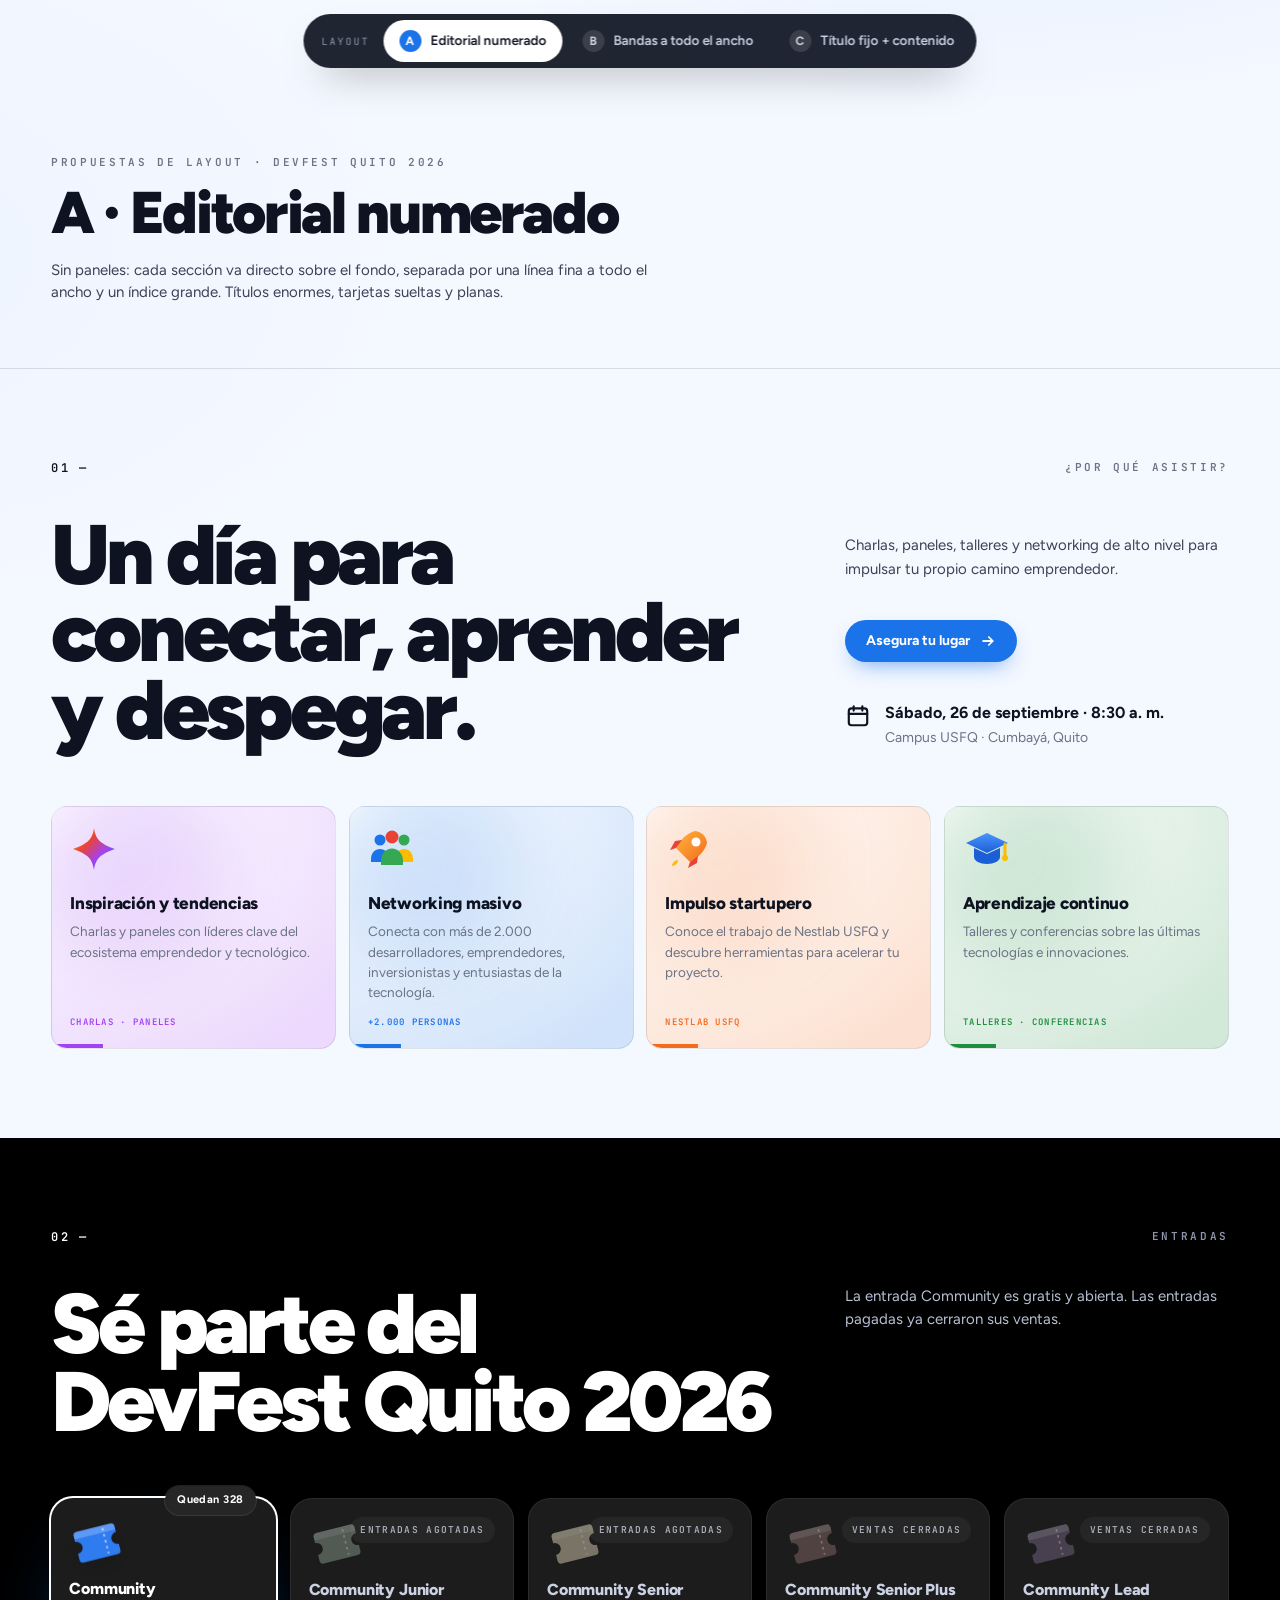
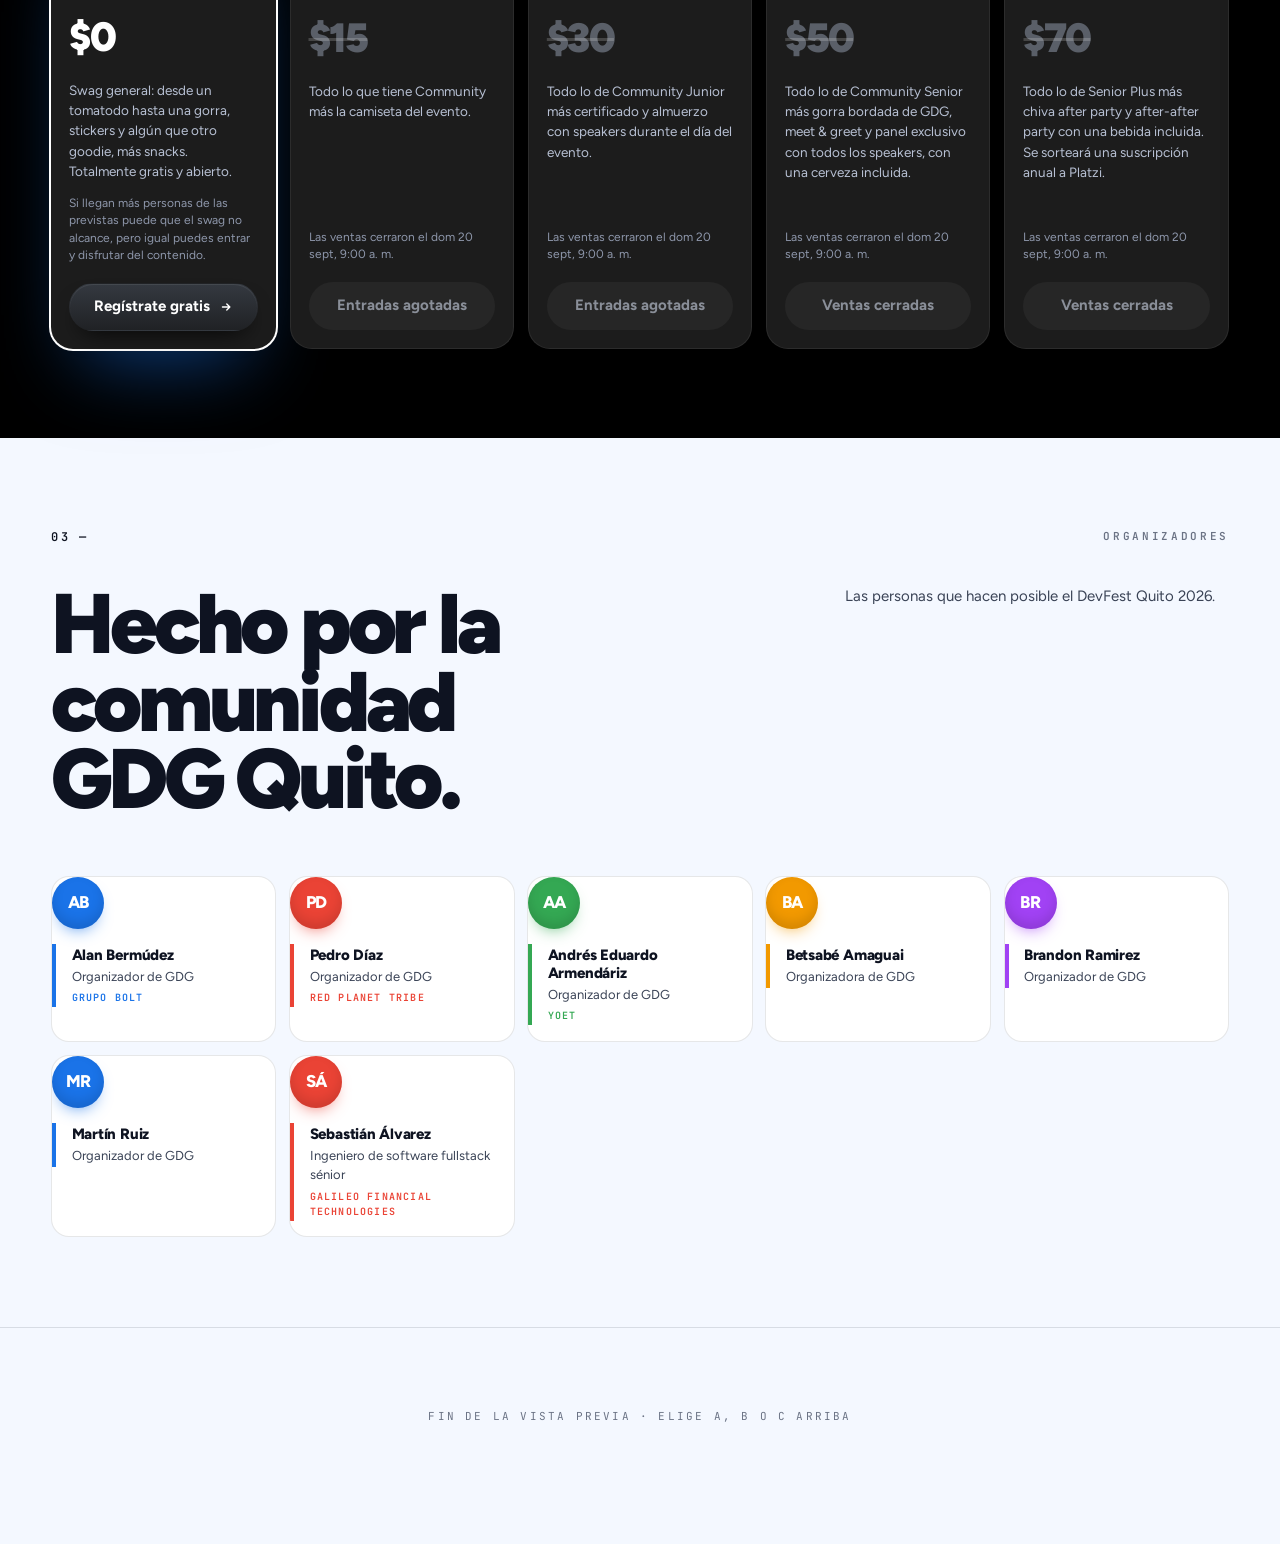
<file: DevFestQuito/layouts.html>
<!doctype html>
<html lang="es">
<head>
<meta charset="utf-8">
<meta name="viewport" content="width=device-width, initial-scale=1">
<title>Propuestas de layout · DevFest Quito 2026</title>
<link rel="preconnect" href="https://fonts.googleapis.com">
<link rel="preconnect" href="https://fonts.gstatic.com" crossorigin>
<link href="https://fonts.googleapis.com/css2?family=Figtree:wght@400;500;600;700;800;900&family=JetBrains+Mono:wght@500;600&family=Kalam:wght@700&display=swap" rel="stylesheet">
<link rel="stylesheet" href="css/styles.css">
<link rel="stylesheet" href="css/layouts-preview.css">
</head>
<body data-layout="a">
<svg class="sprite" aria-hidden="true" focusable="false">
  <defs>
    <linearGradient id="g-spark" x1="0" y1="0" x2="1" y2="1">
      <stop offset="0" stop-color="#FBBC04"/><stop offset=".35" stop-color="#EA4335"/><stop offset=".65" stop-color="#A142F4"/><stop offset="1" stop-color="#1A73E8"/>
    </linearGradient>
    <linearGradient id="g-blue" x1="0" y1="0" x2="0" y2="1"><stop offset="0" stop-color="#4C94FF"/><stop offset="1" stop-color="#1A5FD6"/></linearGradient>
    <linearGradient id="g-green" x1="0" y1="0" x2="0" y2="1"><stop offset="0" stop-color="#4CCB72"/><stop offset="1" stop-color="#1E8E3E"/></linearGradient>
    <linearGradient id="g-orange" x1="0" y1="0" x2="1" y2="1"><stop offset="0" stop-color="#FFB53D"/><stop offset="1" stop-color="#F26B1D"/></linearGradient>
    <linearGradient id="g-red" x1="0" y1="0" x2="1" y2="1"><stop offset="0" stop-color="#FF6B5A"/><stop offset="1" stop-color="#D93025"/></linearGradient>
    <linearGradient id="g-yellow" x1="0" y1="0" x2="1" y2="1"><stop offset="0" stop-color="#FFD54A"/><stop offset="1" stop-color="#F29900"/></linearGradient>
    <linearGradient id="g-ticket-blue" x1="0" y1="0" x2="1" y2="1"><stop offset="0" stop-color="#5AA2FF"/><stop offset="1" stop-color="#1A5FD6"/></linearGradient>
  </defs>
  <symbol id="i-arrow" viewBox="0 0 20 20"><path d="M4 10h12M11 5l5 5-5 5" fill="none" stroke="currentColor" stroke-width="2.2" stroke-linecap="round" stroke-linejoin="round"/></symbol>
  <symbol id="i-cal" viewBox="0 0 24 24"><g fill="none" stroke="currentColor" stroke-width="2" stroke-linecap="round" stroke-linejoin="round"><rect x="3.5" y="5" width="17" height="15.5" rx="2.5"/><path d="M3.5 10h17M8 3v4M16 3v4"/></g></symbol>
  <symbol id="i-pin" viewBox="0 0 24 24"><path d="M12 22s7-6.6 7-12.2A7 7 0 0 0 5 9.8C5 15.4 12 22 12 22Z" fill="currentColor"/><circle cx="12" cy="9.8" r="2.6" fill="#fff"/></symbol>
  <symbol id="i-check" viewBox="0 0 20 20"><circle cx="10" cy="10" r="9" fill="currentColor"/><path d="m6 10.2 2.6 2.6L14 7.4" fill="none" stroke="#fff" stroke-width="2" stroke-linecap="round" stroke-linejoin="round"/></symbol>
  <!-- agenda -->
  <symbol id="a-badge" viewBox="0 0 48 48"><rect x="6" y="9" width="36" height="28" rx="6" fill="url(#g-blue)"/><rect x="12" y="17" width="16" height="4" rx="2" fill="#fff"/><rect x="12" y="25" width="10" height="4" rx="2" fill="#fff" opacity=".7"/><path d="M20 37h8l-2 5h-4z" fill="#1A5FD6"/></symbol>
  <symbol id="a-mic" viewBox="0 0 48 48"><rect x="17" y="5" width="14" height="24" rx="7" fill="url(#g-green)"/><path d="M11 22a13 13 0 0 0 26 0" fill="none" stroke="#1E8E3E" stroke-width="3.5" stroke-linecap="round"/><path d="M24 35v7M17 43h14" stroke="#1E8E3E" stroke-width="3.5" stroke-linecap="round"/></symbol>
  <symbol id="a-spark" viewBox="0 0 48 48"><path d="M24 3c1.6 10.6 5.4 15.6 21 21-15.6 5.4-19.4 10.4-21 21-1.6-10.6-5.4-15.6-21-21 15.6-5.4 19.4-10.4 21-21Z" fill="url(#g-spark)"/></symbol>
  <symbol id="a-people" viewBox="0 0 48 48"><circle cx="12" cy="15" r="5.5" fill="#1A73E8"/><circle cx="24" cy="12" r="6.5" fill="#EA4335"/><circle cx="36" cy="15" r="5.5" fill="#34A853"/><path d="M3 34c0-6 4-10 9-10s9 4 9 10v3H3z" fill="#1A73E8"/><path d="M27 34c0-6 4-10 9-10s9 4 9 10v3H27z" fill="#FBBC04"/><path d="M13 36c0-7.5 5-12.5 11-12.5S35 28.5 35 36v4H13z" fill="#34A853"/></symbol>
  <symbol id="a-panel" viewBox="0 0 48 48"><circle cx="19" cy="21" r="13" fill="url(#g-blue)"/><circle cx="30" cy="28" r="13" fill="url(#g-orange)" opacity=".92"/></symbol>
  <symbol id="a-music" viewBox="0 0 48 48"><path d="M18 34V11l22-5v24" fill="none" stroke="url(#g-blue)" stroke-width="5" stroke-linejoin="round"/><ellipse cx="12.5" cy="35" rx="7" ry="5.5" fill="#1A73E8"/><ellipse cx="34.5" cy="30" rx="7" ry="5.5" fill="#1A5FD6"/></symbol>
  <symbol id="a-rocket" viewBox="0 0 48 48"><path d="M30 6c7 1 11 5 12 12-2 8-9 15-17 19l-14-14C15 15 22 8 30 6Z" fill="url(#g-orange)"/><circle cx="31" cy="17" r="4.5" fill="#fff"/><path d="M11 23 5 25l5-9 7-1zM25 37l-2 6 9-5 1-7z" fill="#EA4335"/><path d="M13 35c-3 0-6 3-6 6 3 0 6-3 6-6Z" fill="#FBBC04"/></symbol>
  <symbol id="a-learn" viewBox="0 0 48 48"><path d="M24 8 3 18l21 10 21-10z" fill="url(#g-blue)"/><path d="M11 23v9c0 4 6 7 13 7s13-3 13-7v-9l-13 6z" fill="#1A5FD6"/><path d="M42 19v12" stroke="#FBBC04" stroke-width="3" stroke-linecap="round"/><circle cx="42" cy="33" r="3" fill="#FBBC04"/></symbol>
  <!-- tickets -->
  <symbol id="t-ticket" viewBox="0 0 64 48"><path d="M8 10a4 4 0 0 1 4-4h40a4 4 0 0 1 4 4v7a7 7 0 0 0 0 14v7a4 4 0 0 1-4 4H12a4 4 0 0 1-4-4v-7a7 7 0 0 0 0-14z" fill="currentColor"/><path d="M8 10a4 4 0 0 1 4-4h40a4 4 0 0 1 4 4v4H8z" fill="#fff" opacity=".22"/><path d="M42 9v30" stroke="#fff" stroke-width="2" stroke-dasharray="3 4" opacity=".6"/></symbol>
  <!-- social -->
  <symbol id="s-x" viewBox="0 0 24 24"><path d="M17.8 3h3.1l-6.8 7.8L22 21h-6.3l-4.9-6.4L5.2 21H2.1l7.3-8.3L1.8 3h6.4l4.4 5.9zm-1.1 16.2h1.7L7.4 4.7H5.6z" fill="currentColor"/></symbol>
  <symbol id="s-in" viewBox="0 0 24 24"><path d="M4.98 3.5a2.5 2.5 0 1 1 0 5 2.5 2.5 0 0 1 0-5zM3 9.5h4v11H3zM9.5 9.5h3.8v1.6c.6-1 1.9-1.9 3.8-1.9 4 0 4.4 2.6 4.4 5.9v5.4h-4v-4.8c0-1.2 0-2.8-1.7-2.8s-2 1.3-2 2.7v4.9h-4z" fill="currentColor"/></symbol>
  <symbol id="s-ig" viewBox="0 0 24 24"><g fill="none" stroke="currentColor" stroke-width="2"><rect x="3.5" y="3.5" width="17" height="17" rx="5"/><circle cx="12" cy="12" r="4"/></g><circle cx="17.2" cy="6.8" r="1.2" fill="currentColor"/></symbol>
  <symbol id="s-yt" viewBox="0 0 24 24"><path d="M22 8.2a3 3 0 0 0-2.1-2.1C18 5.6 12 5.6 12 5.6s-6 0-7.9.5A3 3 0 0 0 2 8.2 31 31 0 0 0 1.6 12 31 31 0 0 0 2 15.8a3 3 0 0 0 2.1 2.1c1.9.5 7.9.5 7.9.5s6 0 7.9-.5a3 3 0 0 0 2.1-2.1 31 31 0 0 0 .4-3.8 31 31 0 0 0-.4-3.8zM10 15V9l5.2 3z" fill="currentColor"/></symbol>
  <symbol id="s-dc" viewBox="0 0 24 24"><path d="M19.3 5.3A17 17 0 0 0 15 4l-.5 1.1a15.6 15.6 0 0 0-5 0L9 4a17 17 0 0 0-4.3 1.3C2 9.4 1.3 13.4 1.6 17.3A17 17 0 0 0 6.9 20l1.1-1.8a11 11 0 0 1-1.8-.9l.4-.3a12.2 12.2 0 0 0 10.8 0l.4.3a11 11 0 0 1-1.8.9l1.1 1.8a17 17 0 0 0 5.3-2.7c.4-4.5-.7-8.5-3.1-12zM8.5 14.9c-1 0-1.9-1-1.9-2.1s.8-2.1 1.9-2.1 1.9 1 1.9 2.1-.8 2.1-1.9 2.1zm7 0c-1 0-1.9-1-1.9-2.1s.8-2.1 1.9-2.1 1.9 1 1.9 2.1-.8 2.1-1.9 2.1z" fill="currentColor"/></symbol>
  <!-- GDG mark -->
  <symbol id="gdg" viewBox="0 0 64 40"><g stroke-width="9" stroke-linecap="round" fill="none"><path d="M24 7 8 20" stroke="#EA4335"/><path d="M8 20l16 13" stroke="#1A73E8"/><path d="M40 7l16 13" stroke="#34A853"/><path d="M56 20 40 33" stroke="#FBBC04"/></g></symbol>
</svg>

<div class="switcher" role="tablist" aria-label="Propuestas de layout">
  <span class="switcher__label">Layout</span>
  <button role="tab" data-l="a" aria-selected="true"><b>A</b> Editorial numerado</button>
  <button role="tab" data-l="b" aria-selected="false"><b>B</b> Bandas a todo el ancho</button>
  <button role="tab" data-l="c" aria-selected="false"><b>C</b> Título fijo + contenido</button>
</div>

<header class="preview-head container">
  <p class="eyebrow">Propuestas de layout · DevFest Quito 2026</p>
  <h1 class="preview-title" data-t="a">A · Editorial numerado</h1>
  <h1 class="preview-title" data-t="b">B · Bandas a todo el ancho</h1>
  <h1 class="preview-title" data-t="c">C · Título fijo + contenido</h1>
  <p class="preview-desc" data-t="a">Sin paneles: cada sección va directo sobre el fondo, separada por una línea fina a todo el ancho y un índice grande. Títulos enormes, tarjetas sueltas y planas.</p>
  <p class="preview-desc" data-t="b">Cada sección es una franja de color de borde a borde, sin esquinas: blanco, oscuro para Entradas y azul claro. El ritmo lo marca el color.</p>
  <p class="preview-desc" data-t="c">El título grande queda fijo a la izquierda mientras el contenido pasa a la derecha en forma de lista. Líneas finas separan las secciones. Haz scroll para verlo.</p>
</header>

<main class="lay">
<section class="block container" id="asistir">
    <div class="block__intro">
      <p class="idx" aria-hidden="true">01</p>
      <p class="eyebrow">¿Por qué asistir?</p>
      <span class="rule" aria-hidden="true"></span>
      <h2>Un día para conectar, aprender y despegar.</h2>
      <p>Charlas, paneles, talleres y networking de alto nivel para impulsar tu propio camino emprendedor.</p>
      <a href="#entradas" class="btn btn--primary btn--sm">Asegura tu lugar <svg><use href="#i-arrow"/></svg></a>
      <div class="when">
        <svg><use href="#i-cal"/></svg>
        <div><b>Sábado, 26 de septiembre · 8:30 a. m.</b><span>Campus USFQ · Cumbayá, Quito</span></div>
      </div>
    </div>
    <div class="block__body">
      <div class="reasons">
        <article class="session" style="--tag:#A142F4">
          <svg class="session__ico"><use href="#a-spark"/></svg>
          <h3>Inspiración y tendencias</h3><p>Charlas y paneles con líderes clave del ecosistema emprendedor y tecnológico.</p>
          <footer><span class="tag">Charlas · Paneles</span></footer>
        </article>
        <article class="session" style="--tag:#1A73E8">
          <svg class="session__ico"><use href="#a-people"/></svg>
          <h3>Networking masivo</h3><p>Conecta con más de 2.000 desarrolladores, emprendedores, inversionistas y entusiastas de la tecnología.</p>
          <footer><span class="tag">+2.000 personas</span></footer>
        </article>
        <article class="session" style="--tag:#F26B1D">
          <svg class="session__ico"><use href="#a-rocket"/></svg>
          <h3>Impulso startupero</h3><p>Conoce el trabajo de Nestlab USFQ y descubre herramientas para acelerar tu proyecto.</p>
          <footer><span class="tag">Nestlab USFQ</span></footer>
        </article>
        <article class="session" style="--tag:#1E8E3E">
          <svg class="session__ico"><use href="#a-learn"/></svg>
          <h3>Aprendizaje continuo</h3><p>Talleres y conferencias sobre las últimas tecnologías e innovaciones.</p>
          <footer><span class="tag">Talleres · Conferencias</span></footer>
        </article>
      </div>
    </div>
  </section>

<section class="block container" id="entradas">
    <div class="block__intro">
      <p class="idx" aria-hidden="true">02</p>
      <p class="eyebrow">Entradas</p>
      <span class="rule" aria-hidden="true"></span>
      <h2>Sé parte del DevFest Quito 2026</h2>
      <p>La entrada Community es gratis y abierta. Las entradas pagadas ya cerraron sus ventas.</p>
    </div>
    <div class="block__body">
      <div class="passes">
        <article class="pass pass--featured" style="--c:#1A73E8;--c2:#4C94FF">
          <span class="pass__badge">Quedan 328</span>
          <svg class="pass__ticket" style="color:#2F7BF0"><use href="#t-ticket"/></svg>
          <h3>Community</h3>
          <p class="pass__price">$0</p>
          <p class="pass__desc">Swag general: desde un tomatodo hasta una gorra, stickers y algún que otro goodie, más snacks. Totalmente gratis y abierto.</p>
          <p class="pass__note">Si llegan más personas de las previstas puede que el swag no alcance, pero igual puedes entrar y disfrutar del contenido.</p>
          <a href="#registro" class="btn btn--block" data-pass="Community">Regístrate gratis <svg><use href="#i-arrow"/></svg></a>
        </article>
        <article class="pass pass--closed" style="--c:#1E8E3E;--c2:#4CCB72">
          <span class="pass__status">Entradas agotadas</span>
          <svg class="pass__ticket" style="color:#34A853"><use href="#t-ticket"/></svg>
          <h3>Community Junior</h3>
          <p class="pass__price">$15</p>
          <p class="pass__desc">Todo lo que tiene Community más la camiseta del evento.</p>
          <p class="pass__note">Las ventas cerraron el dom 20 sept, 9:00 a. m.</p>
          <span class="btn btn--block btn--disabled" aria-disabled="true">Entradas agotadas</span>
        </article>
        <article class="pass pass--closed" style="--c:#F29900;--c2:#FFB53D">
          <span class="pass__status">Entradas agotadas</span>
          <svg class="pass__ticket" style="color:#FBBC04"><use href="#t-ticket"/></svg>
          <h3>Community Senior</h3>
          <p class="pass__price">$30</p>
          <p class="pass__desc">Todo lo de Community Junior más certificado y almuerzo con speakers durante el día del evento.</p>
          <p class="pass__note">Las ventas cerraron el dom 20 sept, 9:00 a. m.</p>
          <span class="btn btn--block btn--disabled" aria-disabled="true">Entradas agotadas</span>
        </article>
        <article class="pass pass--closed" style="--c:#E0341F;--c2:#FF6B5A">
          <span class="pass__status">Ventas cerradas</span>
          <svg class="pass__ticket" style="color:#EA4335"><use href="#t-ticket"/></svg>
          <h3>Community Senior Plus</h3>
          <p class="pass__price">$50</p>
          <p class="pass__desc">Todo lo de Community Senior más gorra bordada de GDG, meet &amp; greet y panel exclusivo con todos los speakers, con una cerveza incluida.</p>
          <p class="pass__note">Las ventas cerraron el dom 20 sept, 9:00 a. m.</p>
          <span class="btn btn--block btn--disabled" aria-disabled="true">Ventas cerradas</span>
        </article>
        <article class="pass pass--closed" style="--c:#7B2FD0;--c2:#B26BFF">
          <span class="pass__status">Ventas cerradas</span>
          <svg class="pass__ticket" style="color:#A142F4"><use href="#t-ticket"/></svg>
          <h3>Community Lead</h3>
          <p class="pass__price">$70</p>
          <p class="pass__desc">Todo lo de Senior Plus más chiva after party y after-after party con una bebida incluida. Se sorteará una suscripción anual a Platzi.</p>
          <p class="pass__note">Las ventas cerraron el dom 20 sept, 9:00 a. m.</p>
          <span class="btn btn--block btn--disabled" aria-disabled="true">Ventas cerradas</span>
        </article>
      </div>
    </div>
  </section>

<section class="block container" id="organizadores">
    <div class="block__intro">
      <p class="idx" aria-hidden="true">03</p>
      <p class="eyebrow">Organizadores</p>
      <span class="rule" aria-hidden="true"></span>
      <h2>Hecho por la comunidad GDG Quito.</h2>
      <p>Las personas que hacen posible el DevFest Quito 2026.</p>
    </div>
    <div class="block__body">
      <div class="team">
        <article class="member" style="--c:#1A73E8">
          <span class="member__avatar" aria-hidden="true">AB</span>
          <div><h3>Alan Bermúdez</h3><p>Organizador de GDG</p><small>Grupo Bolt</small></div>
        </article>
        <article class="member" style="--c:#EA4335">
          <span class="member__avatar" aria-hidden="true">PD</span>
          <div><h3>Pedro Díaz</h3><p>Organizador de GDG</p><small>Red Planet Tribe</small></div>
        </article>
        <article class="member" style="--c:#34A853">
          <span class="member__avatar" aria-hidden="true">AA</span>
          <div><h3>Andrés Eduardo Armendáriz</h3><p>Organizador de GDG</p><small>yoet</small></div>
        </article>
        <article class="member" style="--c:#F29900">
          <span class="member__avatar" aria-hidden="true">BA</span>
          <div><h3>Betsabé Amaguai</h3><p>Organizadora de GDG</p></div>
        </article>
        <article class="member" style="--c:#A142F4">
          <span class="member__avatar" aria-hidden="true">BR</span>
          <div><h3>Brandon Ramirez</h3><p>Organizador de GDG</p></div>
        </article>
        <article class="member" style="--c:#1A73E8">
          <span class="member__avatar" aria-hidden="true">MR</span>
          <div><h3>Martín Ruiz</h3><p>Organizador de GDG</p></div>
        </article>
        <article class="member" style="--c:#EA4335">
          <span class="member__avatar" aria-hidden="true">SÁ</span>
          <div><h3>Sebastián Álvarez</h3><p>Ingeniero de software fullstack sénior</p><small>Galileo Financial Technologies</small></div>
        </article>
      </div>
    </div>
  </section>
</main>

<footer class="preview-foot container"><p>Fin de la vista previa · elige A, B o C arriba</p></footer>

<script>
  const btns=[...document.querySelectorAll('.switcher button')];
  const set=l=>{document.body.dataset.layout=l;btns.forEach(b=>b.setAttribute('aria-selected',String(b.dataset.l===l)));try{localStorage.setItem('lay',l)}catch(e){};scrollTo({top:0});};
  btns.forEach(b=>b.addEventListener('click',()=>set(b.dataset.l)));
  const q=new URLSearchParams(location.search).get('l');let saved=null;try{saved=localStorage.getItem('lay')}catch(e){}
  set(q||saved||'a');
</script>
</body>
</html>
</file>
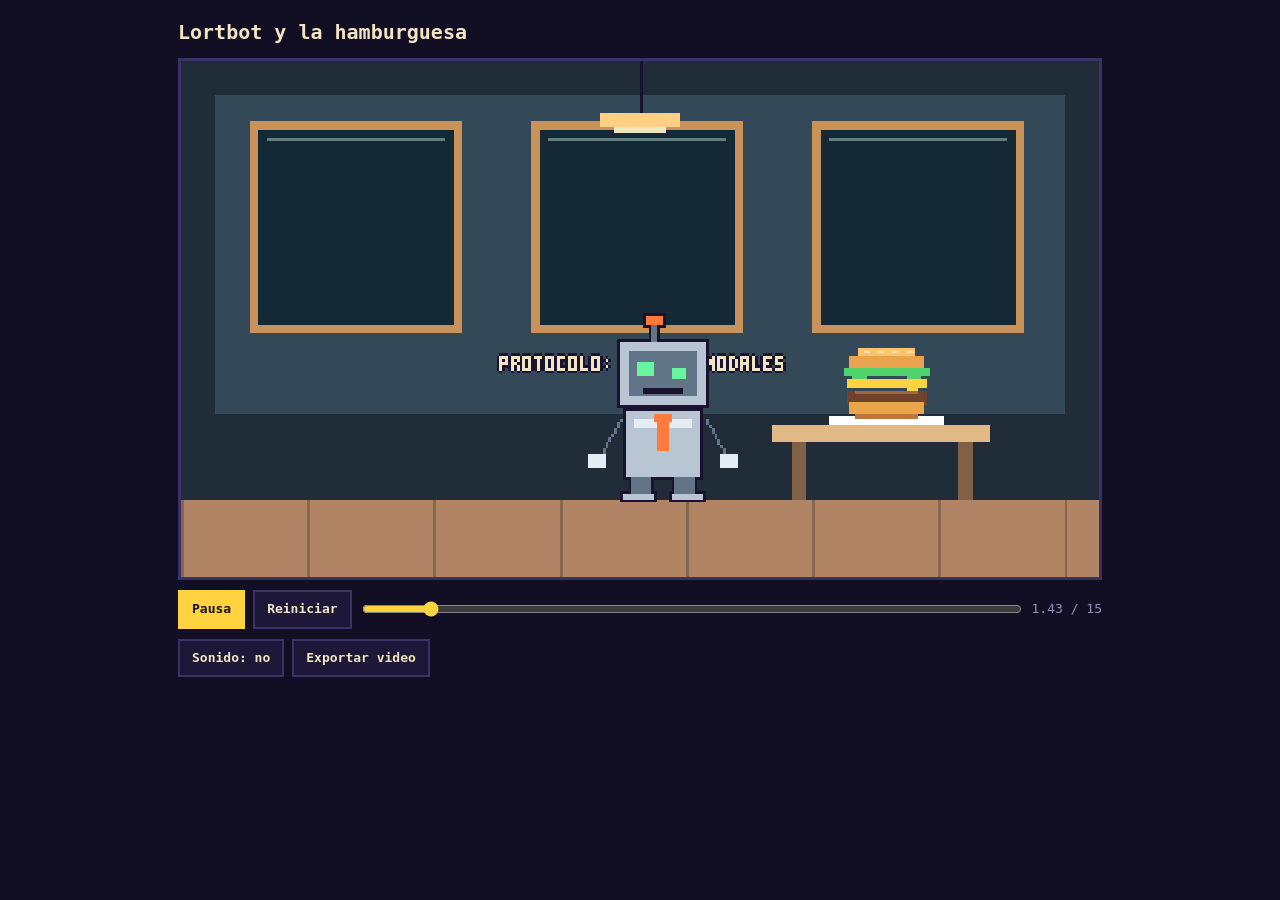
<file: Tu Mundo Pixel/lortbot.html>
<!doctype html>
<html lang="es">
<meta charset="utf-8">
<meta name="viewport" content="width=device-width, initial-scale=1">
<title>Pixel World</title>
<style>
  :root { --bg: #120f24; --panel: #1d1838; --edge: #3a3266; --text: #f3e4c4; --muted: #958cbb; --accent: #ffd23f; }
  * { box-sizing: border-box; }
  body { margin: 0; background: var(--bg); color: var(--text); font: 13px/1.4 ui-monospace, Menlo, Consolas, monospace; }
  main { max-width: 960px; margin: 0 auto; padding: 18px; }
  h1 { font-size: 20px; margin: 0 0 12px; }
  canvas { display: block; width: 100%; height: auto; image-rendering: pixelated; border: 3px solid var(--edge); background: #000; }
  .bar { display: flex; flex-wrap: wrap; gap: 8px; align-items: center; margin-top: 10px; }
  button { font: inherit; font-weight: 700; color: var(--text); background: var(--panel); border: 2px solid var(--edge); padding: 8px 12px; cursor: pointer; }
  button.on { background: var(--accent); color: #120f24; border-color: var(--accent); }
  input[type=range] { flex: 1; min-width: 140px; accent-color: var(--accent); }
  #msg, #time { color: var(--muted); }
</style>
<main>
  <h1 id="title"></h1>
  <canvas id="cv"></canvas>
  <div class="bar">
    <button id="play" class="on"></button><button id="reset"></button>
    <input id="scrub" type="range" min="0" step="0.01" aria-label="timeline"><span id="time"></span>
  </div>
  <div class="bar"><button id="sound"></button><button id="rec"></button><span id="msg"></span></div>
</main>
<script>
// =====================================================================================
// 1. CONFIG  (editar / edit)
// =====================================================================================
const CONFIG = {
  title: 'Lortbot y la hamburguesa',  // titulo / title
  width: 320, height: 180,  // 320x180 horizontal · 180x320 vertical · 240x240 cuadrado / square
  duration: 15,             // segundos / seconds
  loop: true,
  lang: 'es',               // 'es' | 'en' (botones / buttons)
  seed: 1,                  // cambia la musica / changes the music
};

// =====================================================================================
// 2. CORE  (no editar / do not edit). Todo es funcion del tiempo t / everything is a function of t
// =====================================================================================
const W = CONFIG.width, H = CONFIG.height, DUR = CONFIG.duration;
const PAL = { ink: '#1a1330', white: '#ffffff', cream: '#f3e4c4', yellow: '#ffd23f', orange: '#ff7a3d', red: '#ff3d5a',
  blue: '#3d8bff', green: '#4fd16b', teal: '#27c4b8', pink: '#ff6fb5', purple: '#9b5cff', sky: '#8fd3ff', steel: '#9aa0b8', night: '#0b1340' };
const clamp = (v, a = 0, b = 1) => Math.min(b, Math.max(a, v));
const lerp = (a, b, p) => a + (b - a) * p;
const seg = (t, a, b) => clamp((t - a) / (b - a));             // 0..1 progress between a and b
const easeOut = p => 1 - (1 - p) * (1 - p), easeInOut = p => (p < 0.5 ? 2 * p * p : 1 - Math.pow(-2 * p + 2, 2) / 2);
const easeBack = p => 1 + 2.9 * Math.pow(p - 1, 3) + 1.9 * Math.pow(p - 1, 2);
const arc = (p, h) => 4 * h * p * (1 - p);                     // jump height at progress p
const mod = (a, n) => ((a % n) + n) % n;
function rnd(i, seed = 0) { let n = Math.imul(i + 1, 374761393) ^ Math.imul(seed + 7, 668265263); n = Math.imul(n ^ (n >>> 13), 1274126177); return ((n ^ (n >>> 16)) >>> 0) / 4294967296; } // seeded 0..1
const hex = c => [1, 3, 5].map(i => parseInt(c.slice(i, i + 2), 16));
const mix = (a, b, p) => '#' + hex(a).map((v, i) => Math.round(lerp(v, hex(b)[i], p)).toString(16).padStart(2, '0')).join('');
function R(ctx, x, y, w, h, c) { ctx.fillStyle = c; ctx.fillRect(Math.round(x), Math.round(y), w, h); }
function disc(ctx, cx, cy, r, c) { ctx.fillStyle = c; for (let dy = -r; dy <= r; dy++) { const w = Math.floor(Math.sqrt(r * r - dy * dy + r * 0.8)); ctx.fillRect(Math.round(cx) - w, Math.round(cy) + dy, w * 2 + 1, 1); } }
function line(ctx, x0, y0, x1, y1, c) { ctx.fillStyle = c; const n = Math.max(Math.abs(x1 - x0), Math.abs(y1 - y0)) | 0; for (let i = 0; i <= n; i++) ctx.fillRect(Math.round(lerp(x0, x1, n ? i / n : 0)), Math.round(lerp(y0, y1, n ? i / n : 0)), 1, 1); }

// ---- 3x5 pixel font (uppercase; acentos / accents ÁÉÍÓÚÑÜ ¿¡ ok) ----
const FONT = { A: '111101111101101', B: '110101110101110', C: '111100100100111', D: '110101101101110', E: '111100110100111', F: '111100110100100', G: '111100101101111', H: '101101111101101', I: '111010010010111', J: '001001001101111', K: '101101110101101', L: '100100100100111', M: '101111111101101', N: '110101101101101', O: '111101101101111', P: '111101111100100', Q: '111101101111001', R: '111101110101101', S: '111100111001111', T: '111010010010010', U: '101101101101111', V: '101101101101010', W: '101101111111101', X: '101101010101101', Y: '101101010010010', Z: '111001010100111',
  0: '111101101101111', 1: '010110010010111', 2: '111001111100111', 3: '111001111001111', 4: '101101111001001', 5: '111100111001111', 6: '111100111101111', 7: '111001001010010', 8: '111101111101111', 9: '111101111001111',
  '.': '000000000000010', ',': '000000000010100', '!': '010010010000010', '?': '111001011000010', '-': '000000111000000', ':': '000010000010000', '/': '001001010100100', "'": '010010000000000', '"': '101101000000000', '(': '010100100100010', ')': '010001001001010', '+': '000010111010000', '=': '000111000111000', '#': '101111101111101', '%': '101001010100101', '<': '001010100010001', '>': '100010001010100', '@': '0111010001101111011001111', ' ': '000000000000000', '¡': '010000010010010', '¿': '010000010100111', '→': '0010000010111110001000100', '♥': '0101011111111110111000100', '★': '0010001110111110111001010' };
const ACCENT = { 'Á': 'A', 'É': 'E', 'Í': 'I', 'Ó': 'O', 'Ú': 'U', 'Ñ': 'N', 'Ü': 'U' };
const glyph = ch => { const u = ch.toUpperCase(); return FONT[u] || FONT[ACCENT[u]] || FONT[' ']; };
function textWidth(str, s = 1) { let w = 0; for (const ch of str) w += (glyph(ch).length / 5 + 1) * s; return w - s; }
function rawText(ctx, str, x, y, s) {
  for (const ch of str) {
    const g = glyph(ch), gw = g.length / 5, u = ch.toUpperCase();
    for (let r = 0; r < 5; r++) for (let c = 0; c < gw; c++) if (g[r * gw + c] === '1') ctx.fillRect(x + c * s, y + r * s, s, s);
    if (u === 'Ñ') ctx.fillRect(x, y - 2 * s, 3 * s, s); else if (u === 'Ü') { ctx.fillRect(x, y - 2 * s, s, s); ctx.fillRect(x + 2 * s, y - 2 * s, s, s); }
    else if (ACCENT[u]) { ctx.fillRect(x + 2 * s, y - 2 * s, s, s); ctx.fillRect(x + s, y - s, s, s); }
    x += (gw + 1) * s;
  }
}
// opts: { scale, align: 'left'|'center'|'right', outline: color, shadow: color }
function drawText(ctx, str, x, y, color, o = {}) {
  const s = o.scale || 1, w = textWidth(str, s);
  x = Math.round(o.align === 'center' ? x - w / 2 : o.align === 'right' ? x - w : x); y = Math.round(y);
  if (o.shadow) { ctx.fillStyle = o.shadow; rawText(ctx, str, x, y + s, s); }
  if (o.outline) { ctx.fillStyle = o.outline; for (const [dx, dy] of [[-1, 0], [1, 0], [0, -1], [0, 1]]) rawText(ctx, str, x + dx, y + dy, s); }
  ctx.fillStyle = color; rawText(ctx, str, x, y, s);
}
const typed = (str, t, t0, cps = 18) => str.slice(0, clamp(Math.floor((t - t0) * cps), 0, str.length)); // typewriter
function drawBubble(ctx, x, y, text, t, t0) {
  const w = textWidth(text) + 10;
  R(ctx, x - 1, y - 1, w + 2, 15, PAL.ink); R(ctx, x, y, w, 13, PAL.white); R(ctx, x - 4, y + 13, 5, 3, PAL.ink); R(ctx, x - 3, y + 13, 3, 1, PAL.white);
  drawText(ctx, t === undefined ? text : typed(text, t, t0), x + 5, y + 4, PAL.ink);
}
function drawSparks(ctx, x, y, age, seed, n = 10, dur = 0.45) {        // burst after an event: age = t - eventTime
  if (age < 0 || age > dur) return;
  const p = age / dur;
  for (let i = 0; i < n; i++) { const a = rnd(i, seed) * 6.283, d = easeOut(p) * (10 + rnd(i, seed + 1) * 18); R(ctx, x + Math.cos(a) * d, y + Math.sin(a) * d * 0.8, p < 0.5 ? 2 : 1, p < 0.5 ? 2 : 1, [PAL.white, PAL.yellow, PAL.orange][i % 3]); }
}

// ---- sprites: parts are [x, y, w, h, colorKey, outline?]; feet at (0,0), face toward +x ----
function drawSprite(ctx, X, Y, parts, dir = 1, s = 1, look = {}) {
  X = Math.round(X); Y = Math.round(Y);
  const px = (x, w) => (dir === 1 ? X + x * s : X - (x + w) * s), col = c => look[c] || PAL[c] || c, o = Math.max(1, Math.round(s / 2));
  ctx.fillStyle = PAL.ink;
  for (const p of parts) if (p[5] !== 0) ctx.fillRect(px(p[0], p[2]) - o, Y + p[1] * s - o, p[2] * s + 2 * o, p[3] * s + 2 * o);
  for (const p of parts) { ctx.fillStyle = col(p[4]); ctx.fillRect(px(p[0], p[2]), Y + p[1] * s, p[2] * s, p[3] * s); }
}
const LEGS = { stand: [[-3, -4, 2, 3, 'pants'], [0, -4, 2, 3, 'pants'], [-3, -1, 3, 1, 'shoe'], [0, -1, 3, 1, 'shoe']], run1: [[-4, -4, 2, 2, 'pants'], [-5, -2, 2, 1, 'pants'], [-6, -1, 3, 1, 'shoe'], [1, -4, 2, 2, 'pants'], [2, -2, 2, 1, 'pants'], [2, -1, 3, 1, 'shoe']], run2: [[-1, -4, 2, 3, 'pants'], [-1, -1, 3, 1, 'shoe'], [-3, -4, 2, 2, 'pants'], [-5, -3, 3, 1, 'shoe']], tuck: [[-3, -4, 2, 1, 'pants'], [-3, -3, 3, 1, 'shoe'], [1, -4, 2, 1, 'pants'], [1, -3, 3, 1, 'shoe']], lunge: [[-4, -4, 2, 2, 'pants'], [-5, -2, 2, 1, 'pants'], [-6, -1, 3, 1, 'shoe'], [1, -4, 2, 3, 'pants'], [1, -1, 3, 1, 'shoe']], sit: [[-3, -4, 6, 2, 'pants'], [2, -2, 2, 1, 'pants'], [2, -1, 3, 1, 'shoe']] };
const ARMS = { down: { f: [[1, -11, 2, 4, 'sleeve'], [1, -7, 2, 1, 'skin']], h: [2, -7] }, swing1: { b: [[-5, -11, 2, 2, 'sleeve'], [-6, -10, 1, 2, 'skin']], f: [[2, -11, 3, 2, 'sleeve'], [5, -11, 1, 2, 'skin']], h: [5, -10] }, swing2: { f: [[0, -11, 2, 4, 'sleeve'], [-1, -7, 2, 1, 'skin']], h: [0, -7] }, up: { b: [[-5, -15, 2, 4, 'sleeve'], [-5, -16, 2, 1, 'skin']], f: [[2, -15, 2, 4, 'sleeve'], [2, -16, 2, 1, 'skin']], h: [3, -16] }, carry: { b: [[-5, -19, 2, 8, 'sleeve'], [-5, -20, 2, 1, 'skin']], f: [[4, -19, 2, 8, 'sleeve'], [4, -20, 2, 1, 'skin']], h: [0, -21] }, reach: { b: [[-5, -11, 2, 2, 'sleeve']], f: [[2, -11, 4, 2, 'sleeve'], [6, -11, 1, 2, 'skin']], h: [6, -10] }, v: { b: [[-6, -17, 2, 5, 'sleeve'], [-6, -18, 2, 1, 'skin']], f: [[4, -17, 2, 5, 'sleeve'], [4, -18, 2, 1, 'skin']], h: [4, -18] }, wipe: { f: [[2, -14, 2, 3, 'sleeve'], [1, -17, 3, 2, 'skinDk']], h: [2, -17] }, out: { b: [[-5, -12, 2, 2, 'sleeve'], [-6, -13, 1, 2, 'skin']], f: [[3, -12, 2, 2, 'sleeve'], [5, -13, 1, 2, 'skin']], h: [5, -13] }, point: { f: [[2, -12, 5, 2, 'sleeve'], [7, -12, 2, 1, 'skin']], h: [8, -12] }, think: { f: [[1, -12, 2, 3, 'sleeve'], [2, -15, 2, 3, 'skin']], h: [3, -15] }, wave1: { f: [[2, -15, 2, 4, 'sleeve'], [2, -17, 2, 2, 'skin']], h: [3, -17] }, wave2: { f: [[3, -15, 2, 4, 'sleeve'], [4, -17, 2, 2, 'skin']], h: [5, -17] } };
const POSES = { idle: ['stand', 'down'], run_1: ['run1', 'swing1', -1], run_2: ['run2', 'swing2'], walk_1: ['run2', 'swing2'], walk_2: ['stand', 'down'], jump: ['tuck', 'up'], carry: ['stand', 'carry'], catch: ['lunge', 'reach', -1], celebrate: ['stand', 'v', 0, 'open'], lookup: ['stand', 'down', 0, '', 'up'], wipe: ['stand', 'wipe'], freeze: ['stand', 'out', 0, 'o'], point: ['stand', 'point'], think: ['stand', 'think'], wave_1: ['stand', 'wave1', 0, 'open'], wave_2: ['stand', 'wave2', 0, 'open'], sit: ['sit', 'down', 2], talk_1: ['stand', 'down', 0, 'open'], talk_2: ['stand', 'down'] };
const HAIR = { short: [[-3, -20, 7, 2, 'hair'], [-4, -19, 2, 5, 'hair'], [1, -21, 2, 1, 'hair']], long: [[-3, -20, 7, 2, 'hair'], [-4, -19, 2, 9, 'hair']], spiky: [[-3, -20, 7, 2, 'hair'], [-4, -19, 2, 4, 'hair'], [-2, -22, 1, 2, 'hair'], [0, -23, 1, 3, 'hair'], [2, -22, 1, 2, 'hair']], bun: [[-3, -20, 7, 2, 'hair'], [-4, -19, 2, 4, 'hair'], [-3, -23, 3, 3, 'hair']], curly: [[-4, -21, 9, 3, 'hair'], [-5, -19, 3, 5, 'hair']], cap: [[-3, -21, 7, 2, 'accent'], [3, -20, 3, 1, 'accent'], [-4, -19, 2, 3, 'hair']], bald: [] };
// the default character; change it in section 3 with Object.assign(HERO, {...})
const HERO = { skin: '#f4c39a', hair: '#7a4524', hairStyle: 'short', shirt: '#f9f0da', pants: '#343a66', shoes: '#1a1330', accent: '#2f9c95', accessories: ['glasses', 'bag'], size: 1 };
// draws a character with feet at (x, y); dir 1 right, -1 left; returns anchors { hand: [x, y], top, center: [x, y] }
function drawHero(ctx, x, y, pose = 'idle', dir = 1, hero = HERO, size = hero.size || 1) {
  const [lg, am, bob = 0, mouth = '', head = ''] = POSES[pose] || POSES.idle, A = ARMS[am], acc = new Set(hero.accessories || []);
  const sh = p => [p[0], p[1] + bob, p[2], p[3], p[4], p[5]], up = head === 'up' ? -1 : 0;
  const look = { skin: hero.skin, skinDk: mix(hero.skin, '#8a3a2a', 0.22), hair: hero.hair, shirt: hero.shirt, sleeve: mix(hero.shirt, PAL.ink, 0.12), pants: hero.pants, shoe: hero.shoes, accent: hero.accent, glass: '#bfe8ff', mouth: '#7a2a2a' };
  const parts = [...(A.b || []).map(sh), ...(acc.has('bag') ? [sh([-6, -9, 3, 4, 'accent'])] : []), ...LEGS[lg].map(p => (lg === 'sit' ? sh(p) : p)), [-3, -6 + bob, 6, 2, 'pants'], sh([-3, -12, 6, 6, 'shirt']), ...(A.f || []).map(sh), sh([-3, -19, 7, 7, 'skin']), ...(HAIR[hero.hairStyle] || HAIR.short).map(sh), ...(acc.has('headphones') ? [sh([-3, -22, 7, 1, 'ink']), sh([-4, -18, 2, 4, 'accent'])] : [])];
  const feat = [...(acc.has('scarf') ? [[-3, -12, 6, 2, 'accent', 0]] : []), ...(acc.has('tie') ? [[1, -12, 1, 4, 'accent', 0]] : []),
    ...(acc.has('glasses') ? [[0, -16 + up, 4, 1, 'ink', 0], [0, -16 + up, 1, 1, 'glass', 0], [2, -16 + up, 1, 1, 'glass', 0]] : [[1, -16 + up, 1, 1, 'ink', 0], [3, -16 + up, 1, 1, 'ink', 0]]),
    ...(up ? [] : [mouth === 'open' ? [1, -14, 2, 2, 'mouth', 0] : mouth === 'o' ? [2, -14, 1, 2, 'mouth', 0] : [2, -14, 1, 1, 'mouth', 0]])].map(sh);
  drawSprite(ctx, x, y, parts, dir, size, look); drawSprite(ctx, x, y, feat, dir, size, look);
  const hx = dir === 1 ? x + A.h[0] * size : x - (A.h[0] + 1) * size;
  return { hand: [Math.round(hx), Math.round(y + (A.h[1] + bob) * size)], top: Math.round(y + (bob - 21) * size), center: [Math.round(x), Math.round(y + (bob - 10) * size)] };
}
const runFrame = (t, rate = 10, prefix = 'run_') => prefix + (Math.floor(t * rate) % 2 ? '2' : '1'); // alternating frames
function drawCover(ctx, p, color = PAL.ink) {                         // block dissolve 0..1
  if (p <= 0) return; const B = 10; ctx.fillStyle = color;
  for (let by = 0; by < H / B; by++) for (let bx = 0; bx < W / B; bx++) { const s = Math.round(clamp(p * 2 - (bx + by) / (W / B + H / B)) * B / 2) * 2; if (s > 0) ctx.fillRect(bx * B + (B - s) / 2, by * B + (B - s) / 2, s, s); }
}

// ---- sound: music from each scene's mood + effects from SOUND_CUES (Web Audio, no files) ----
const Sound = (() => {
  const BEAT = 0.5, EV = [], mtof = m => 440 * Math.pow(2, (m - 69) / 12);
  let ac = null, master, out = null, on = false, anchor = null, schedTo = 0;
  const live = new Set();
  const tone = (t, f, d, type, v, f2) => EV.push({ t, f, d, type, v, f2 }), noise = (t, d, v, hp = 4000) => EV.push({ t, d, v, hp, noise: true });
  const FX = { step: t => noise(t, 0.04, 0.08, 2500), jump: t => tone(t, 330, 0.14, 'square', 0.06, 880), land: t => tone(t, 150, 0.1, 'sine', 0.3, 55), coin: t => { tone(t, 988, 0.06, 'square', 0.06); tone(t + 0.06, 1319, 0.16, 'square', 0.06); }, pop: t => tone(t, 900, 0.09, 'square', 0.06, 200), whoosh: t => noise(t, 0.25, 0.12, 900), bell: t => tone(t, 1568, 0.6, 'sine', 0.12), powerup: t => [72, 76, 79, 84].forEach((m, k) => tone(t + k * 0.06, mtof(m), 0.12, 'square', 0.05)), crash: t => { noise(t, 0.35, 0.25, 300); tone(t, 110, 0.3, 'square', 0.06); }, type: t => { for (let k = 0; k < 8; k++) noise(t + k * 0.055, 0.015, 0.05, 4500); }, blip: t => tone(t, 880, 0.04, 'square', 0.04), alarm: t => [0, 0.25].forEach(d => { tone(t + d, 880, 0.12, 'square', 0.05); tone(t + d + 0.13, 660, 0.12, 'square', 0.05); }), sparkle: t => [96, 100, 103].forEach((m, k) => tone(t + k * 0.04, mtof(m), 0.1, 'triangle', 0.05)), launch: t => { noise(t, 1.1, 0.2, 400); tone(t, 80, 1.1, 'sawtooth', 0.03, 420); } };
  function compose() {
    const root = 57 + (CONFIG.seed * 5) % 12;
    const MOOD = { calm: [[0, 4, 7], [9, 12, 16], [5, 9, 12], [7, 11, 14]], build: [[9, 12, 16], [5, 9, 12], [0, 4, 7], [7, 11, 14]], tension: [[0, 3, 7], [1, 4, 8]], triumph: [[5, 9, 12], [7, 11, 14], [0, 4, 7], [0, 4, 7]] };
    (typeof SCENES !== 'undefined' ? SCENES : []).forEach(sc => {
      const prog = MOOD[sc.mood] || MOOD.build, drums = sc.mood !== 'calm';
      for (let t = sc.start, k = 0; t < sc.end - 0.01; t += BEAT, k++) {
        const ch = prog[Math.floor(k / 2) % prog.length];
        tone(t, mtof(root - 12 + ch[0]), BEAT * 0.8, 'triangle', 0.18);
        ch.concat(ch[0] + 12).forEach((iv, j) => j < 2 && tone(t + j * BEAT / 2, mtof(root + 12 + ch[(k + j) % 3]), BEAT * 0.4, 'square', 0.025));
        if (drums) { if (k % 2 === 0) tone(t, 140, 0.12, 'sine', 0.35, 45); else noise(t, 0.1, 0.12, 1800); noise(t + BEAT / 2, 0.03, 0.04, 7000); }
      }
    });
    (typeof SOUND_CUES !== 'undefined' ? SOUND_CUES : []).forEach(([t, name]) => FX[name] && FX[name](t));
    EV.sort((a, b) => a.t - b.t);
  }
  function play(e, when) {
    const g = ac.createGain(); g.gain.setValueAtTime(e.v, when); g.gain.exponentialRampToValueAtTime(0.0001, when + e.d); g.connect(master);
    let src;
    if (e.noise) { src = ac.createBufferSource(); const b = ac.createBuffer(1, ac.sampleRate * e.d + 1, ac.sampleRate), d = b.getChannelData(0); for (let i = 0; i < d.length; i++) d[i] = rnd(i, 3) * 2 - 1; src.buffer = b; const f = ac.createBiquadFilter(); f.type = 'highpass'; f.frequency.value = e.hp; src.connect(f); f.connect(g); }
    else { src = ac.createOscillator(); src.type = e.type; src.frequency.setValueAtTime(e.f, when); if (e.f2) src.frequency.exponentialRampToValueAtTime(e.f2, when + e.d); src.connect(g); }
    src.start(when); src.stop(when + e.d + 0.02); live.add(src); src.onended = () => live.delete(src);
  }
  const stopAll = () => { live.forEach(s => { try { s.stop(); } catch (err) {} }); live.clear(); anchor = null; };
  return {
    get on() { return on; },
    async enable() { if (!ac) { ac = new (window.AudioContext || window.webkitAudioContext)(); master = ac.createGain(); master.gain.value = 0.6; master.connect(ac.destination); compose(); } await ac.resume(); on = true; anchor = null; },
    disable() { on = false; stopAll(); if (ac) ac.suspend(); },
    time() { return on && anchor !== null ? mod(ac.currentTime - anchor, DUR) : null; },
    update(t, playing) {
      if (!on) return; if (!playing) { if (anchor !== null) stopAll(); return; }
      if (anchor === null) { anchor = ac.currentTime - t; schedTo = t; }
      const T = ac.currentTime - anchor;
      for (; schedTo < T + 0.15; schedTo += 0.05) { const a = schedTo, b = schedTo + 0.05; for (const e of EV) { const k = Math.floor(a / DUR), et = k * DUR + e.t; if (et >= a && et < b && anchor + et >= ac.currentTime) play(e, anchor + et); } }
    },
    resync() { if (anchor !== null) stopAll(); },
    stream() { if (!ac) return null; if (!out) { out = ac.createMediaStreamDestination(); master.connect(out); } return out.stream; },
  };
})();

// =====================================================================================
// 3. MUNDO / WORLD  (editar / edit): personaje, escenas, sonidos / character, scenes, sounds
// =====================================================================================
const LB_FLOOR = H - 27;
const LB_LOOK = {metal:'#b8c5d3',light:'#e5edf4',dark:'#627488',eye:'#69f59d',tie:'#ff7a3d'};
function lbRobot(ctx,x,y,s,pose='idle',stain=false) {
  const bob = pose==='panic' ? Math.floor(s*12)%2 : Math.floor(s*2)%2;
  const parts=[[-11,-8,7,7,'dark'],[4,-8,7,7,'dark'],[-14,-2,11,2,'metal'],[3,-2,11,2,'metal'],[-13,-31,26,23,'metal'],[-10,-28,20,3,'light'],[-15,-55,30,22,'metal'],[-12,-52,24,16,'dark'],[-4,-61,2,6,'dark'],[-6,-64,6,3,'tie'],[-9,-48,6,5,'eye'],[3,-46,5,4,'eye'],[-3,-30,6,3,'tie'],[-2,-27,4,10,'tie']];
  drawSprite(ctx,x,y-bob,parts,1,1,LB_LOOK);
  const mouth=pose==='bite'||pose==='win';
  R(ctx,x-7,y-39-bob,14,mouth?6:2,PAL.ink);
  if(mouth) R(ctx,x-5,y-39-bob,10,1,PAL.white);
  const raised=['hold','forehead','panic','bite','win'].includes(pose);
  const ly=pose==='forehead'?-49:pose==='panic'?-43:raised?-32:-14;
  const ry=pose==='panic'?-24:ly;
  line(ctx,x-15,y-28-bob,x-23,y+ly,LB_LOOK.dark); line(ctx,x+15,y-28-bob,x+23,y+ry,LB_LOOK.dark);
  R(ctx,x-26,y+ly-2,6,5,LB_LOOK.light); R(ctx,x+20,y+ry-2,6,5,LB_LOOK.light);
  if(pose==='formal') {line(ctx,x+15,y-28,x+4,y-29);R(ctx,x+1,y-31,6,4,LB_LOOK.light);}
  if(stain) {R(ctx,x-2,y-24-bob,4,4,PAL.red);R(ctx,x+1,y-20-bob,3,2,PAL.red);}
}
function lbLayer(ctx,x,y,k) {
  if(k===0){R(ctx,x-13,y,26,4,'#eaa44d');R(ctx,x-10,y-3,20,3,'#ffc46a');for(let i=0;i<4;i++)R(ctx,x-8+i*5,y-2,2,1,PAL.cream);}
  if(k===1){R(ctx,x-15,y,30,3,PAL.green);R(ctx,x-12,y+3,5,2,PAL.green);R(ctx,x+7,y+3,5,2,PAL.green);}
  if(k===2){R(ctx,x-14,y,28,3,PAL.yellow);R(ctx,x+7,y+3,4,3,PAL.yellow);}
  if(k===3){R(ctx,x-14,y,28,5,'#70412c');R(ctx,x-11,y,22,1,'#a3673c');}
  if(k===4){R(ctx,x-13,y,26,4,'#eaa44d');R(ctx,x-11,y+4,22,2,'#bd763a');}
}
function lbBurger(ctx,x,y){for(let k=0;k<5;k++)lbLayer(ctx,x,y+k*4,k);}
function lbCafe(ctx,s,caption) {
 R(ctx,0,0,W,H,'#202d39');R(ctx,12,12,W-24,111,'#344957');
 for(let i=0;i<3;i++){R(ctx,24+i*98,21,74,74,'#c7935b');R(ctx,27+i*98,24,68,68,'#142835');R(ctx,30+i*98,27,62,1,'#608080');}
 R(ctx,0,LB_FLOOR,W,H-LB_FLOOR,'#b18465');for(let i=0;i<8;i++)R(ctx,i*44,LB_FLOOR,1,27,'#88674f');
 line(ctx,160,0,160,18,PAL.ink);R(ctx,146,18,28,5,'#ffcf86');R(ctx,151,23,18,2,PAL.cream);
 R(ctx,206,127,76,6,'#e1b987');R(ctx,213,133,5,20,'#816048');R(ctx,271,133,5,20,'#816048');
 R(ctx,226,124,40,3,PAL.white);
 drawText(ctx,caption,W/2,103,PAL.cream,{align:'center',outline:PAL.ink});
}
function lbScene1(ctx,s){
 lbCafe(ctx,s,'PROTOCOLO: BUENOS MODALES');lbBurger(ctx,246,103);
 const x=lerp(72,170,easeInOut(seg(s,0,1.6)));lbRobot(ctx,x,LB_FLOOR,s,s>1.8?'formal':'idle');
 if(s>1.8){drawText(ctx,'★',x+23,LB_FLOOR-65,PAL.yellow,{scale:2});drawSparks(ctx,x,LB_FLOOR-48,s-1.8,21);}
}
function lbScene2(ctx,s){
 lbCafe(ctx,s,'CALCULANDO LA BOCA...');lbRobot(ctx,170,LB_FLOOR,s,s<1?'hold':'forehead');
 const p=easeInOut(seg(s,0.3,1.6));lbBurger(ctx,lerp(220,170,p),lerp(115,84,p));
 if(s>2)drawBubble(ctx,188,52,'¿AQUÍ?',s,2);
 if(s>1.6&&s<2.1)drawSparks(ctx,170,94,s-1.6,12,6);
}
function lbScene3(ctx,s){
 lbCafe(ctx,s,'ERROR DE ETIQUETA');lbRobot(ctx,170,LB_FLOOR,s,'panic');
 const p=seg(s,0.3,3.5);
 for(let k=0;k<5;k++){
  const x=170+Math.sin(p*Math.PI)*(k-2)*25;
  const y=lerp(84+k*4,117+k*4,p)-arc(p,36+(k%2)*12);
  lbLayer(ctx,x,y,k);
 }
 if(s<0.8)drawSparks(ctx,170,94,s-0.3,8,16);
 if(s>2.4)drawBubble(ctx,30,56,'¡CON CLASE!',s,2.4);
}
function lbScene4(ctx,s){
 lbCafe(ctx,s,'');lbRobot(ctx,170,LB_FLOOR,s,s<1.3?'bite':'win',s>1.3);
 if(s<1.3){const p=easeInOut(seg(s,0,1));lbBurger(ctx,170,lerp(117,LB_FLOOR-45,p));}
 else {lbBurger(ctx,198,LB_FLOOR-42);R(ctx,203,LB_FLOOR-47,10,11,'#344957');drawSparks(ctx,170,LB_FLOOR-50,s-1.3,40,16,0.6);}
 if(s>1.8){drawText(ctx,'¡MISIÓN:',W/2,39,PAL.cream,{scale:3,align:'center',shadow:PAL.ink});drawText(ctx,'HAMBURGUESA!',W/2,62,PAL.yellow,{scale:3,align:'center',shadow:PAL.ink});}
}
const SCENES=[{name:'El antojo',start:0,end:3,draw:lbScene1,mood:'calm'},{name:'El intento',start:3,end:7,draw:lbScene2,mood:'calm'},{name:'El desastre',start:7,end:11,draw:lbScene3,mood:'tension'},{name:'El triunfo',start:11,end:15,draw:lbScene4,mood:'triumph'}];
const CUTS=[3,7,11];
const SOUND_CUES=[[1.8,'sparkle'],[3.3,'whoosh'],[4.6,'pop'],[5,'blip'],[7.3,'crash'],[8,'whoosh'],[9.4,'type'],[10.5,'pop'],[12.3,'coin'],[12.8,'powerup']];

// =====================================================================================
// 4. PLAYER  (no editar / do not edit)
// =====================================================================================
function drawScene(ctx, t) {
  t = mod(t, DUR);
  R(ctx, 0, 0, W, H, PAL.ink);
  const sc = SCENES.find(s => t < s.end) || SCENES[SCENES.length - 1];
  ctx.save(); sc.draw(ctx, t - sc.start); ctx.restore(); ctx.globalAlpha = 1;
  const TR = 0.3, cuts = CONFIG.loop ? [0, ...CUTS, DUR] : CUTS;
  for (const b of cuts) { if (t > b - TR && t <= b && b > 0) drawCover(ctx, (t - (b - TR)) / TR); if (t >= b && t < b + TR && b < DUR) drawCover(ctx, 1 - (t - b) / TR); }
}
(() => {
  const L = CONFIG.lang === 'en' ? { play: 'Play', pause: 'Pause', reset: 'Reset', son: 'Sound: on', soff: 'Sound: off', rec: 'Export video', recing: 'Recording... keep this tab open', saved: 'Downloaded' } : { play: 'Reproducir', pause: 'Pausa', reset: 'Reiniciar', son: 'Sonido: sí', soff: 'Sonido: no', rec: 'Exportar video', recing: 'Grabando... deja esta pestaña abierta', saved: 'Descargado' };
  const $ = id => document.getElementById(id), cv = $('cv'), cx = cv.getContext('2d');
  const buf = document.createElement('canvas'); buf.width = W; buf.height = H; const bx = buf.getContext('2d');
  document.title = CONFIG.title; $('title').textContent = CONFIG.title; $('reset').textContent = L.reset; $('sound').textContent = L.soff; $('rec').textContent = L.rec;
  cv.width = W * 4; cv.height = H * 4; cv.style.maxWidth = W >= H ? '100%' : Math.round(80 * W / H) + 'vh'; cv.style.margin = '0 auto';
  $('scrub').max = DUR;
  let t = 0.35, playing = true, last = null, rec = null, prev = 0;
  const render = () => { drawScene(bx, t); cx.imageSmoothingEnabled = false; cx.drawImage(buf, 0, 0, cv.width, cv.height); $('scrub').value = t; $('time').textContent = t.toFixed(2) + ' / ' + DUR; $('play').textContent = playing ? L.pause : L.play; };
  function loop(now) {
    prev = t;
    if (playing) { const at = Sound.time(); t = at !== null ? at : mod(t + (last === null ? 0 : Math.min(0.1, (now - last) / 1000)), DUR); last = now; } else last = null;
    if (!CONFIG.loop && !rec && t < prev && playing) { t = DUR - 0.01; playing = false; }
    Sound.update(t, playing); render();
    if (rec && t < prev && prev > DUR / 2) rec.stop();
    requestAnimationFrame(loop);
  }
  $('play').onclick = () => { playing = !playing; Sound.resync(); };
  $('reset').onclick = () => { t = 0.35; Sound.resync(); };
  $('scrub').oninput = e => { t = +e.target.value; Sound.resync(); render(); };
  cv.onclick = () => $('play').click();
  addEventListener('keydown', e => { if (e.key === ' ' && e.target.tagName !== 'BUTTON') { e.preventDefault(); $('play').click(); } });
  $('sound').onclick = async () => { if (Sound.on) Sound.disable(); else await Sound.enable(); $('sound').textContent = Sound.on ? L.son : L.soff; $('sound').classList.toggle('on', Sound.on); };
  $('rec').onclick = async () => {                                     // records one real-time pass (1280 wide) with sound
    if (rec || !window.MediaRecorder) return;
    try { await Sound.enable(); $('sound').textContent = L.son; } catch (err) {}
    const stream = cv.captureStream(30), a = Sound.stream(); if (a) a.getAudioTracks().forEach(tr => stream.addTrack(tr));
    const type = ['video/mp4;codecs=avc1.42E01E,mp4a.40.2', 'video/mp4;codecs=avc1,mp4a', 'video/mp4', 'video/webm;codecs=vp9,opus', 'video/webm'].find(m => MediaRecorder.isTypeSupported(m)) || ''; // MP4 H.264 first: plays everywhere
    const chunks = []; rec = new MediaRecorder(stream, type ? { mimeType: type, videoBitsPerSecond: 8e6 } : {});
    rec.ondataavailable = e => e.data.size && chunks.push(e.data);
    rec.onstop = () => { const blob = new Blob(chunks, { type: rec.mimeType }), ext = rec.mimeType.includes('mp4') ? 'mp4' : 'webm'; const aEl = document.createElement('a'); aEl.href = URL.createObjectURL(blob); aEl.download = CONFIG.title.toLowerCase().replace(/[^a-z0-9]+/g, '-') + '.' + ext; document.body.appendChild(aEl); aEl.click(); aEl.remove(); rec = null; $('msg').textContent = L.saved + ' (' + ext + ')'; };
    t = 0; playing = true; Sound.resync(); rec.start(250); $('msg').textContent = L.recing;
  };
  render(); requestAnimationFrame(loop);
})();
</script>
</html>
</file>
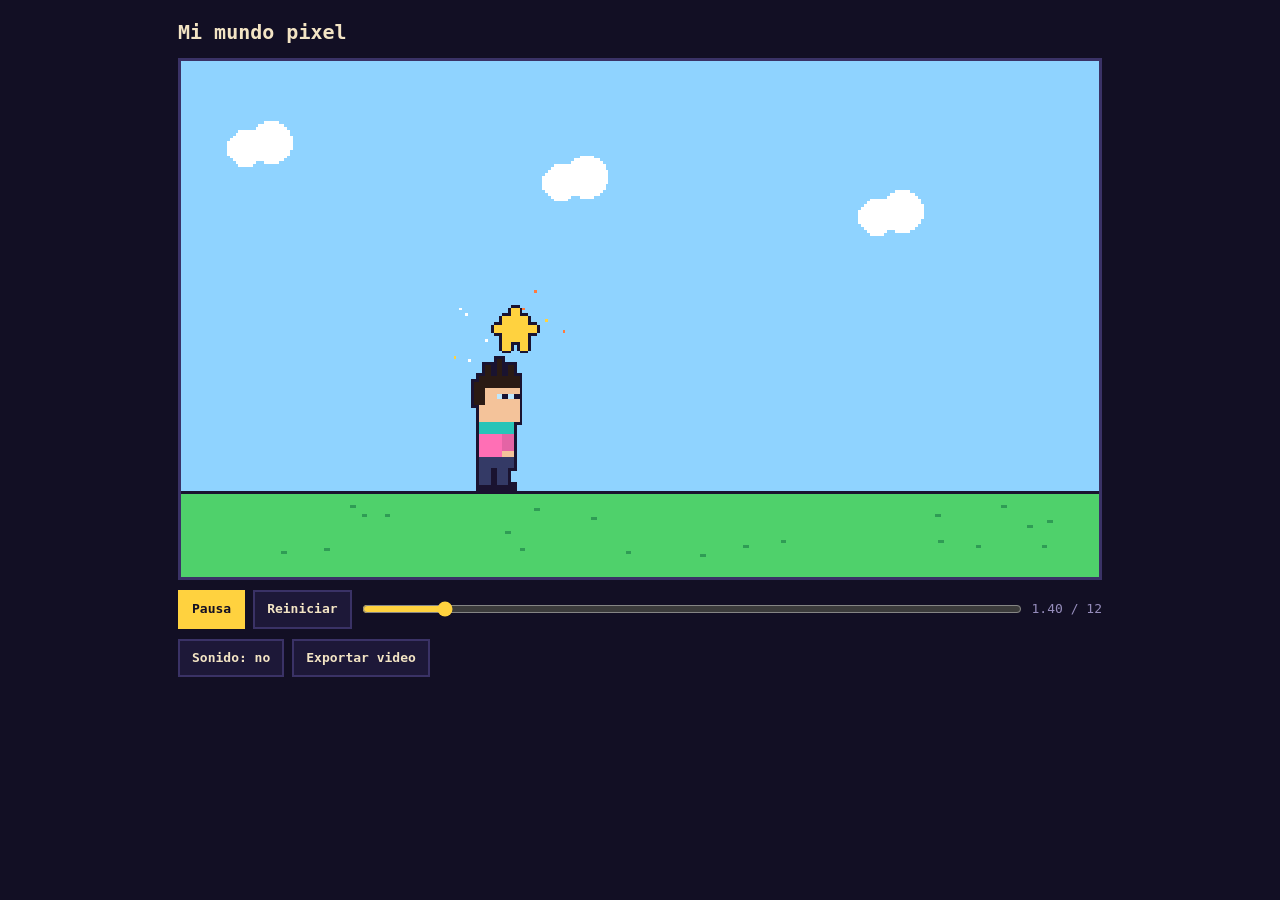
<file: Tu Mundo Pixel/core/pixel-core.html>
<!doctype html>
<html lang="es">
<meta charset="utf-8">
<meta name="viewport" content="width=device-width, initial-scale=1">
<title>Pixel World</title>
<style>
  :root { --bg: #120f24; --panel: #1d1838; --edge: #3a3266; --text: #f3e4c4; --muted: #958cbb; --accent: #ffd23f; }
  * { box-sizing: border-box; }
  body { margin: 0; background: var(--bg); color: var(--text); font: 13px/1.4 ui-monospace, Menlo, Consolas, monospace; }
  main { max-width: 960px; margin: 0 auto; padding: 18px; }
  h1 { font-size: 20px; margin: 0 0 12px; }
  canvas { display: block; width: 100%; height: auto; image-rendering: pixelated; border: 3px solid var(--edge); background: #000; }
  .bar { display: flex; flex-wrap: wrap; gap: 8px; align-items: center; margin-top: 10px; }
  button { font: inherit; font-weight: 700; color: var(--text); background: var(--panel); border: 2px solid var(--edge); padding: 8px 12px; cursor: pointer; }
  button.on { background: var(--accent); color: #120f24; border-color: var(--accent); }
  input[type=range] { flex: 1; min-width: 140px; accent-color: var(--accent); }
  #msg, #time { color: var(--muted); }
</style>
<main>
  <h1 id="title"></h1>
  <canvas id="cv"></canvas>
  <div class="bar">
    <button id="play" class="on"></button><button id="reset"></button>
    <input id="scrub" type="range" min="0" step="0.01" aria-label="timeline"><span id="time"></span>
  </div>
  <div class="bar"><button id="sound"></button><button id="rec"></button><span id="msg"></span></div>
</main>
<script>
// =====================================================================================
// 1. CONFIG  (editar / edit)
// =====================================================================================
const CONFIG = {
  title: 'Mi mundo pixel',  // titulo / title
  width: 320, height: 180,  // 320x180 horizontal · 180x320 vertical · 240x240 cuadrado / square
  duration: 12,             // segundos / seconds
  loop: true,
  lang: 'es',               // 'es' | 'en' (botones / buttons)
  seed: 1,                  // cambia la musica / changes the music
};

// =====================================================================================
// 2. CORE  (no editar / do not edit). Todo es funcion del tiempo t / everything is a function of t
// =====================================================================================
const W = CONFIG.width, H = CONFIG.height, DUR = CONFIG.duration;
const PAL = { ink: '#1a1330', white: '#ffffff', cream: '#f3e4c4', yellow: '#ffd23f', orange: '#ff7a3d', red: '#ff3d5a',
  blue: '#3d8bff', green: '#4fd16b', teal: '#27c4b8', pink: '#ff6fb5', purple: '#9b5cff', sky: '#8fd3ff', steel: '#9aa0b8', night: '#0b1340' };
const clamp = (v, a = 0, b = 1) => Math.min(b, Math.max(a, v));
const lerp = (a, b, p) => a + (b - a) * p;
const seg = (t, a, b) => clamp((t - a) / (b - a));             // 0..1 progress between a and b
const easeOut = p => 1 - (1 - p) * (1 - p), easeInOut = p => (p < 0.5 ? 2 * p * p : 1 - Math.pow(-2 * p + 2, 2) / 2);
const easeBack = p => 1 + 2.9 * Math.pow(p - 1, 3) + 1.9 * Math.pow(p - 1, 2);
const arc = (p, h) => 4 * h * p * (1 - p);                     // jump height at progress p
const mod = (a, n) => ((a % n) + n) % n;
function rnd(i, seed = 0) { let n = Math.imul(i + 1, 374761393) ^ Math.imul(seed + 7, 668265263); n = Math.imul(n ^ (n >>> 13), 1274126177); return ((n ^ (n >>> 16)) >>> 0) / 4294967296; } // seeded 0..1
const hex = c => [1, 3, 5].map(i => parseInt(c.slice(i, i + 2), 16));
const mix = (a, b, p) => '#' + hex(a).map((v, i) => Math.round(lerp(v, hex(b)[i], p)).toString(16).padStart(2, '0')).join('');
function R(ctx, x, y, w, h, c) { ctx.fillStyle = c; ctx.fillRect(Math.round(x), Math.round(y), w, h); }
function disc(ctx, cx, cy, r, c) { ctx.fillStyle = c; for (let dy = -r; dy <= r; dy++) { const w = Math.floor(Math.sqrt(r * r - dy * dy + r * 0.8)); ctx.fillRect(Math.round(cx) - w, Math.round(cy) + dy, w * 2 + 1, 1); } }
function line(ctx, x0, y0, x1, y1, c) { ctx.fillStyle = c; const n = Math.max(Math.abs(x1 - x0), Math.abs(y1 - y0)) | 0; for (let i = 0; i <= n; i++) ctx.fillRect(Math.round(lerp(x0, x1, n ? i / n : 0)), Math.round(lerp(y0, y1, n ? i / n : 0)), 1, 1); }

// ---- 3x5 pixel font (uppercase; acentos / accents ÁÉÍÓÚÑÜ ¿¡ ok) ----
const FONT = { A: '111101111101101', B: '110101110101110', C: '111100100100111', D: '110101101101110', E: '111100110100111', F: '111100110100100', G: '111100101101111', H: '101101111101101', I: '111010010010111', J: '001001001101111', K: '101101110101101', L: '100100100100111', M: '101111111101101', N: '110101101101101', O: '111101101101111', P: '111101111100100', Q: '111101101111001', R: '111101110101101', S: '111100111001111', T: '111010010010010', U: '101101101101111', V: '101101101101010', W: '101101111111101', X: '101101010101101', Y: '101101010010010', Z: '111001010100111',
  0: '111101101101111', 1: '010110010010111', 2: '111001111100111', 3: '111001111001111', 4: '101101111001001', 5: '111100111001111', 6: '111100111101111', 7: '111001001010010', 8: '111101111101111', 9: '111101111001111',
  '.': '000000000000010', ',': '000000000010100', '!': '010010010000010', '?': '111001011000010', '-': '000000111000000', ':': '000010000010000', '/': '001001010100100', "'": '010010000000000', '"': '101101000000000', '(': '010100100100010', ')': '010001001001010', '+': '000010111010000', '=': '000111000111000', '#': '101111101111101', '%': '101001010100101', '<': '001010100010001', '>': '100010001010100', '@': '0111010001101111011001111', ' ': '000000000000000', '¡': '010000010010010', '¿': '010000010100111', '→': '0010000010111110001000100', '♥': '0101011111111110111000100', '★': '0010001110111110111001010' };
const ACCENT = { 'Á': 'A', 'É': 'E', 'Í': 'I', 'Ó': 'O', 'Ú': 'U', 'Ñ': 'N', 'Ü': 'U' };
const glyph = ch => { const u = ch.toUpperCase(); return FONT[u] || FONT[ACCENT[u]] || FONT[' ']; };
function textWidth(str, s = 1) { let w = 0; for (const ch of str) w += (glyph(ch).length / 5 + 1) * s; return w - s; }
function rawText(ctx, str, x, y, s) {
  for (const ch of str) {
    const g = glyph(ch), gw = g.length / 5, u = ch.toUpperCase();
    for (let r = 0; r < 5; r++) for (let c = 0; c < gw; c++) if (g[r * gw + c] === '1') ctx.fillRect(x + c * s, y + r * s, s, s);
    if (u === 'Ñ') ctx.fillRect(x, y - 2 * s, 3 * s, s); else if (u === 'Ü') { ctx.fillRect(x, y - 2 * s, s, s); ctx.fillRect(x + 2 * s, y - 2 * s, s, s); }
    else if (ACCENT[u]) { ctx.fillRect(x + 2 * s, y - 2 * s, s, s); ctx.fillRect(x + s, y - s, s, s); }
    x += (gw + 1) * s;
  }
}
// opts: { scale, align: 'left'|'center'|'right', outline: color, shadow: color }
function drawText(ctx, str, x, y, color, o = {}) {
  const s = o.scale || 1, w = textWidth(str, s);
  x = Math.round(o.align === 'center' ? x - w / 2 : o.align === 'right' ? x - w : x); y = Math.round(y);
  if (o.shadow) { ctx.fillStyle = o.shadow; rawText(ctx, str, x, y + s, s); }
  if (o.outline) { ctx.fillStyle = o.outline; for (const [dx, dy] of [[-1, 0], [1, 0], [0, -1], [0, 1]]) rawText(ctx, str, x + dx, y + dy, s); }
  ctx.fillStyle = color; rawText(ctx, str, x, y, s);
}
const typed = (str, t, t0, cps = 18) => str.slice(0, clamp(Math.floor((t - t0) * cps), 0, str.length)); // typewriter
function drawBubble(ctx, x, y, text, t, t0) {
  const w = textWidth(text) + 10;
  R(ctx, x - 1, y - 1, w + 2, 15, PAL.ink); R(ctx, x, y, w, 13, PAL.white); R(ctx, x - 4, y + 13, 5, 3, PAL.ink); R(ctx, x - 3, y + 13, 3, 1, PAL.white);
  drawText(ctx, t === undefined ? text : typed(text, t, t0), x + 5, y + 4, PAL.ink);
}
function drawSparks(ctx, x, y, age, seed, n = 10, dur = 0.45) {        // burst after an event: age = t - eventTime
  if (age < 0 || age > dur) return;
  const p = age / dur;
  for (let i = 0; i < n; i++) { const a = rnd(i, seed) * 6.283, d = easeOut(p) * (10 + rnd(i, seed + 1) * 18); R(ctx, x + Math.cos(a) * d, y + Math.sin(a) * d * 0.8, p < 0.5 ? 2 : 1, p < 0.5 ? 2 : 1, [PAL.white, PAL.yellow, PAL.orange][i % 3]); }
}

// ---- sprites: parts are [x, y, w, h, colorKey, outline?]; feet at (0,0), face toward +x ----
function drawSprite(ctx, X, Y, parts, dir = 1, s = 1, look = {}) {
  X = Math.round(X); Y = Math.round(Y);
  const px = (x, w) => (dir === 1 ? X + x * s : X - (x + w) * s), col = c => look[c] || PAL[c] || c, o = Math.max(1, Math.round(s / 2));
  ctx.fillStyle = PAL.ink;
  for (const p of parts) if (p[5] !== 0) ctx.fillRect(px(p[0], p[2]) - o, Y + p[1] * s - o, p[2] * s + 2 * o, p[3] * s + 2 * o);
  for (const p of parts) { ctx.fillStyle = col(p[4]); ctx.fillRect(px(p[0], p[2]), Y + p[1] * s, p[2] * s, p[3] * s); }
}
const LEGS = { stand: [[-3, -4, 2, 3, 'pants'], [0, -4, 2, 3, 'pants'], [-3, -1, 3, 1, 'shoe'], [0, -1, 3, 1, 'shoe']], run1: [[-4, -4, 2, 2, 'pants'], [-5, -2, 2, 1, 'pants'], [-6, -1, 3, 1, 'shoe'], [1, -4, 2, 2, 'pants'], [2, -2, 2, 1, 'pants'], [2, -1, 3, 1, 'shoe']], run2: [[-1, -4, 2, 3, 'pants'], [-1, -1, 3, 1, 'shoe'], [-3, -4, 2, 2, 'pants'], [-5, -3, 3, 1, 'shoe']], tuck: [[-3, -4, 2, 1, 'pants'], [-3, -3, 3, 1, 'shoe'], [1, -4, 2, 1, 'pants'], [1, -3, 3, 1, 'shoe']], lunge: [[-4, -4, 2, 2, 'pants'], [-5, -2, 2, 1, 'pants'], [-6, -1, 3, 1, 'shoe'], [1, -4, 2, 3, 'pants'], [1, -1, 3, 1, 'shoe']], sit: [[-3, -4, 6, 2, 'pants'], [2, -2, 2, 1, 'pants'], [2, -1, 3, 1, 'shoe']] };
const ARMS = { down: { f: [[1, -11, 2, 4, 'sleeve'], [1, -7, 2, 1, 'skin']], h: [2, -7] }, swing1: { b: [[-5, -11, 2, 2, 'sleeve'], [-6, -10, 1, 2, 'skin']], f: [[2, -11, 3, 2, 'sleeve'], [5, -11, 1, 2, 'skin']], h: [5, -10] }, swing2: { f: [[0, -11, 2, 4, 'sleeve'], [-1, -7, 2, 1, 'skin']], h: [0, -7] }, up: { b: [[-5, -15, 2, 4, 'sleeve'], [-5, -16, 2, 1, 'skin']], f: [[2, -15, 2, 4, 'sleeve'], [2, -16, 2, 1, 'skin']], h: [3, -16] }, carry: { b: [[-5, -19, 2, 8, 'sleeve'], [-5, -20, 2, 1, 'skin']], f: [[4, -19, 2, 8, 'sleeve'], [4, -20, 2, 1, 'skin']], h: [0, -21] }, reach: { b: [[-5, -11, 2, 2, 'sleeve']], f: [[2, -11, 4, 2, 'sleeve'], [6, -11, 1, 2, 'skin']], h: [6, -10] }, v: { b: [[-6, -17, 2, 5, 'sleeve'], [-6, -18, 2, 1, 'skin']], f: [[4, -17, 2, 5, 'sleeve'], [4, -18, 2, 1, 'skin']], h: [4, -18] }, wipe: { f: [[2, -14, 2, 3, 'sleeve'], [1, -17, 3, 2, 'skinDk']], h: [2, -17] }, out: { b: [[-5, -12, 2, 2, 'sleeve'], [-6, -13, 1, 2, 'skin']], f: [[3, -12, 2, 2, 'sleeve'], [5, -13, 1, 2, 'skin']], h: [5, -13] }, point: { f: [[2, -12, 5, 2, 'sleeve'], [7, -12, 2, 1, 'skin']], h: [8, -12] }, think: { f: [[1, -12, 2, 3, 'sleeve'], [2, -15, 2, 3, 'skin']], h: [3, -15] }, wave1: { f: [[2, -15, 2, 4, 'sleeve'], [2, -17, 2, 2, 'skin']], h: [3, -17] }, wave2: { f: [[3, -15, 2, 4, 'sleeve'], [4, -17, 2, 2, 'skin']], h: [5, -17] } };
const POSES = { idle: ['stand', 'down'], run_1: ['run1', 'swing1', -1], run_2: ['run2', 'swing2'], walk_1: ['run2', 'swing2'], walk_2: ['stand', 'down'], jump: ['tuck', 'up'], carry: ['stand', 'carry'], catch: ['lunge', 'reach', -1], celebrate: ['stand', 'v', 0, 'open'], lookup: ['stand', 'down', 0, '', 'up'], wipe: ['stand', 'wipe'], freeze: ['stand', 'out', 0, 'o'], point: ['stand', 'point'], think: ['stand', 'think'], wave_1: ['stand', 'wave1', 0, 'open'], wave_2: ['stand', 'wave2', 0, 'open'], sit: ['sit', 'down', 2], talk_1: ['stand', 'down', 0, 'open'], talk_2: ['stand', 'down'] };
const HAIR = { short: [[-3, -20, 7, 2, 'hair'], [-4, -19, 2, 5, 'hair'], [1, -21, 2, 1, 'hair']], long: [[-3, -20, 7, 2, 'hair'], [-4, -19, 2, 9, 'hair']], spiky: [[-3, -20, 7, 2, 'hair'], [-4, -19, 2, 4, 'hair'], [-2, -22, 1, 2, 'hair'], [0, -23, 1, 3, 'hair'], [2, -22, 1, 2, 'hair']], bun: [[-3, -20, 7, 2, 'hair'], [-4, -19, 2, 4, 'hair'], [-3, -23, 3, 3, 'hair']], curly: [[-4, -21, 9, 3, 'hair'], [-5, -19, 3, 5, 'hair']], cap: [[-3, -21, 7, 2, 'accent'], [3, -20, 3, 1, 'accent'], [-4, -19, 2, 3, 'hair']], bald: [] };
// the default character; change it in section 3 with Object.assign(HERO, {...})
const HERO = { skin: '#f4c39a', hair: '#7a4524', hairStyle: 'short', shirt: '#f9f0da', pants: '#343a66', shoes: '#1a1330', accent: '#2f9c95', accessories: ['glasses', 'bag'], size: 1 };
// draws a character with feet at (x, y); dir 1 right, -1 left; returns anchors { hand: [x, y], top, center: [x, y] }
function drawHero(ctx, x, y, pose = 'idle', dir = 1, hero = HERO, size = hero.size || 1) {
  const [lg, am, bob = 0, mouth = '', head = ''] = POSES[pose] || POSES.idle, A = ARMS[am], acc = new Set(hero.accessories || []);
  const sh = p => [p[0], p[1] + bob, p[2], p[3], p[4], p[5]], up = head === 'up' ? -1 : 0;
  const look = { skin: hero.skin, skinDk: mix(hero.skin, '#8a3a2a', 0.22), hair: hero.hair, shirt: hero.shirt, sleeve: mix(hero.shirt, PAL.ink, 0.12), pants: hero.pants, shoe: hero.shoes, accent: hero.accent, glass: '#bfe8ff', mouth: '#7a2a2a' };
  const parts = [...(A.b || []).map(sh), ...(acc.has('bag') ? [sh([-6, -9, 3, 4, 'accent'])] : []), ...LEGS[lg].map(p => (lg === 'sit' ? sh(p) : p)), [-3, -6 + bob, 6, 2, 'pants'], sh([-3, -12, 6, 6, 'shirt']), ...(A.f || []).map(sh), sh([-3, -19, 7, 7, 'skin']), ...(HAIR[hero.hairStyle] || HAIR.short).map(sh), ...(acc.has('headphones') ? [sh([-3, -22, 7, 1, 'ink']), sh([-4, -18, 2, 4, 'accent'])] : [])];
  const feat = [...(acc.has('scarf') ? [[-3, -12, 6, 2, 'accent', 0]] : []), ...(acc.has('tie') ? [[1, -12, 1, 4, 'accent', 0]] : []),
    ...(acc.has('glasses') ? [[0, -16 + up, 4, 1, 'ink', 0], [0, -16 + up, 1, 1, 'glass', 0], [2, -16 + up, 1, 1, 'glass', 0]] : [[1, -16 + up, 1, 1, 'ink', 0], [3, -16 + up, 1, 1, 'ink', 0]]),
    ...(up ? [] : [mouth === 'open' ? [1, -14, 2, 2, 'mouth', 0] : mouth === 'o' ? [2, -14, 1, 2, 'mouth', 0] : [2, -14, 1, 1, 'mouth', 0]])].map(sh);
  drawSprite(ctx, x, y, parts, dir, size, look); drawSprite(ctx, x, y, feat, dir, size, look);
  const hx = dir === 1 ? x + A.h[0] * size : x - (A.h[0] + 1) * size;
  return { hand: [Math.round(hx), Math.round(y + (A.h[1] + bob) * size)], top: Math.round(y + (bob - 21) * size), center: [Math.round(x), Math.round(y + (bob - 10) * size)] };
}
const runFrame = (t, rate = 10, prefix = 'run_') => prefix + (Math.floor(t * rate) % 2 ? '2' : '1'); // alternating frames
function drawCover(ctx, p, color = PAL.ink) {                         // block dissolve 0..1
  if (p <= 0) return; const B = 10; ctx.fillStyle = color;
  for (let by = 0; by < H / B; by++) for (let bx = 0; bx < W / B; bx++) { const s = Math.round(clamp(p * 2 - (bx + by) / (W / B + H / B)) * B / 2) * 2; if (s > 0) ctx.fillRect(bx * B + (B - s) / 2, by * B + (B - s) / 2, s, s); }
}

// ---- sound: music from each scene's mood + effects from SOUND_CUES (Web Audio, no files) ----
const Sound = (() => {
  const BEAT = 0.5, EV = [], mtof = m => 440 * Math.pow(2, (m - 69) / 12);
  let ac = null, master, out = null, on = false, anchor = null, schedTo = 0;
  const live = new Set();
  const tone = (t, f, d, type, v, f2) => EV.push({ t, f, d, type, v, f2 }), noise = (t, d, v, hp = 4000) => EV.push({ t, d, v, hp, noise: true });
  const FX = { step: t => noise(t, 0.04, 0.08, 2500), jump: t => tone(t, 330, 0.14, 'square', 0.06, 880), land: t => tone(t, 150, 0.1, 'sine', 0.3, 55), coin: t => { tone(t, 988, 0.06, 'square', 0.06); tone(t + 0.06, 1319, 0.16, 'square', 0.06); }, pop: t => tone(t, 900, 0.09, 'square', 0.06, 200), whoosh: t => noise(t, 0.25, 0.12, 900), bell: t => tone(t, 1568, 0.6, 'sine', 0.12), powerup: t => [72, 76, 79, 84].forEach((m, k) => tone(t + k * 0.06, mtof(m), 0.12, 'square', 0.05)), crash: t => { noise(t, 0.35, 0.25, 300); tone(t, 110, 0.3, 'square', 0.06); }, type: t => { for (let k = 0; k < 8; k++) noise(t + k * 0.055, 0.015, 0.05, 4500); }, blip: t => tone(t, 880, 0.04, 'square', 0.04), alarm: t => [0, 0.25].forEach(d => { tone(t + d, 880, 0.12, 'square', 0.05); tone(t + d + 0.13, 660, 0.12, 'square', 0.05); }), sparkle: t => [96, 100, 103].forEach((m, k) => tone(t + k * 0.04, mtof(m), 0.1, 'triangle', 0.05)), launch: t => { noise(t, 1.1, 0.2, 400); tone(t, 80, 1.1, 'sawtooth', 0.03, 420); } };
  function compose() {
    const root = 57 + (CONFIG.seed * 5) % 12;
    const MOOD = { calm: [[0, 4, 7], [9, 12, 16], [5, 9, 12], [7, 11, 14]], build: [[9, 12, 16], [5, 9, 12], [0, 4, 7], [7, 11, 14]], tension: [[0, 3, 7], [1, 4, 8]], triumph: [[5, 9, 12], [7, 11, 14], [0, 4, 7], [0, 4, 7]] };
    (typeof SCENES !== 'undefined' ? SCENES : []).forEach(sc => {
      const prog = MOOD[sc.mood] || MOOD.build, drums = sc.mood !== 'calm';
      for (let t = sc.start, k = 0; t < sc.end - 0.01; t += BEAT, k++) {
        const ch = prog[Math.floor(k / 2) % prog.length];
        tone(t, mtof(root - 12 + ch[0]), BEAT * 0.8, 'triangle', 0.18);
        ch.concat(ch[0] + 12).forEach((iv, j) => j < 2 && tone(t + j * BEAT / 2, mtof(root + 12 + ch[(k + j) % 3]), BEAT * 0.4, 'square', 0.025));
        if (drums) { if (k % 2 === 0) tone(t, 140, 0.12, 'sine', 0.35, 45); else noise(t, 0.1, 0.12, 1800); noise(t + BEAT / 2, 0.03, 0.04, 7000); }
      }
    });
    (typeof SOUND_CUES !== 'undefined' ? SOUND_CUES : []).forEach(([t, name]) => FX[name] && FX[name](t));
    EV.sort((a, b) => a.t - b.t);
  }
  function play(e, when) {
    const g = ac.createGain(); g.gain.setValueAtTime(e.v, when); g.gain.exponentialRampToValueAtTime(0.0001, when + e.d); g.connect(master);
    let src;
    if (e.noise) { src = ac.createBufferSource(); const b = ac.createBuffer(1, ac.sampleRate * e.d + 1, ac.sampleRate), d = b.getChannelData(0); for (let i = 0; i < d.length; i++) d[i] = rnd(i, 3) * 2 - 1; src.buffer = b; const f = ac.createBiquadFilter(); f.type = 'highpass'; f.frequency.value = e.hp; src.connect(f); f.connect(g); }
    else { src = ac.createOscillator(); src.type = e.type; src.frequency.setValueAtTime(e.f, when); if (e.f2) src.frequency.exponentialRampToValueAtTime(e.f2, when + e.d); src.connect(g); }
    src.start(when); src.stop(when + e.d + 0.02); live.add(src); src.onended = () => live.delete(src);
  }
  const stopAll = () => { live.forEach(s => { try { s.stop(); } catch (err) {} }); live.clear(); anchor = null; };
  return {
    get on() { return on; },
    async enable() { if (!ac) { ac = new (window.AudioContext || window.webkitAudioContext)(); master = ac.createGain(); master.gain.value = 0.6; master.connect(ac.destination); compose(); } await ac.resume(); on = true; anchor = null; },
    disable() { on = false; stopAll(); if (ac) ac.suspend(); },
    time() { return on && anchor !== null ? mod(ac.currentTime - anchor, DUR) : null; },
    update(t, playing) {
      if (!on) return; if (!playing) { if (anchor !== null) stopAll(); return; }
      if (anchor === null) { anchor = ac.currentTime - t; schedTo = t; }
      const T = ac.currentTime - anchor;
      for (; schedTo < T + 0.15; schedTo += 0.05) { const a = schedTo, b = schedTo + 0.05; for (const e of EV) { const k = Math.floor(a / DUR), et = k * DUR + e.t; if (et >= a && et < b && anchor + et >= ac.currentTime) play(e, anchor + et); } }
    },
    resync() { if (anchor !== null) stopAll(); },
    stream() { if (!ac) return null; if (!out) { out = ac.createMediaStreamDestination(); master.connect(out); } return out.stream; },
  };
})();

// =====================================================================================
// 3. MUNDO / WORLD  (editar / edit): personaje, escenas, sonidos / character, scenes, sounds
// =====================================================================================
Object.assign(HERO, { hairStyle: 'spiky', hair: '#2a1a14', shirt: '#ff6fb5', accent: '#27c4b8', accessories: ['glasses', 'scarf'], size: 2 });
const FLOOR = H - 30;
function ground(ctx, t) {
  R(ctx, 0, 0, W, H, PAL.sky);
  for (let i = 0; i < 3; i++) { const cx = mod(60 + i * 110 - t * 6, W + 60) - 30; disc(ctx, cx, 30 + i * 12, 6, PAL.white); disc(ctx, cx + 9, 28 + i * 12, 7, PAL.white); }
  R(ctx, 0, FLOOR, W, H - FLOOR, PAL.green); R(ctx, 0, FLOOR, W, 1, PAL.ink);
  for (let i = 0; i < 20; i++) R(ctx, rnd(i, 5) * W, FLOOR + 3 + rnd(i, 6) * 20, 2, 1, '#2f9c55');
}
// SCENE 1 - LA IDEA / THE IDEA (0-4 s)
function scene1(ctx, s) {
  ground(ctx, s);
  const a = drawHero(ctx, 110, FLOOR, s < 1 ? 'idle' : s < 3.2 ? 'lookup' : 'celebrate', 1);
  if (s > 1) { const p = easeBack(seg(s, 1, 1.3)); drawText(ctx, '★', 116, a.top - 16 - p * 6, PAL.yellow, { scale: 3, align: 'center', outline: PAL.ink }); }
  drawSparks(ctx, 116, a.top - 12, s - 1.1, 3);
  if (s > 1.6 && s < 3.8) drawBubble(ctx, 132, a.top - 30, '¿Y SI...?', s, 1.7);
}
// SCENE 2 - EL VIAJE / THE JOURNEY (4-8 s)
function scene2(ctx, s) {
  ground(ctx, s + 4);
  R(ctx, 170, FLOOR - 8, 16, 8, '#8a5a3c'); R(ctx, 170, FLOOR - 8, 16, 1, PAL.ink);
  let x, y = FLOOR, pose;
  if (s < 1.6) { x = lerp(-20, 150, s / 1.6); pose = runFrame(s); }
  else if (s < 2.1) { const p = seg(s, 1.6, 2.1); x = lerp(150, 206, p); y = FLOOR - arc(p, 26); pose = 'jump'; }
  else { x = lerp(206, 250, seg(s, 2.1, 3)); pose = s < 3 ? runFrame(s) : 'point'; }
  drawHero(ctx, x, y, pose, 1);
  if (s > 3.1) drawText(ctx, '¡AHÍ!', 290, FLOOR - 50, PAL.white, { scale: 2, align: 'center', outline: PAL.ink });
}
// SCENE 3 - EL LOGRO / THE WIN (8-12 s)
function scene3(ctx, s) {
  ground(ctx, s + 8);
  const hop = arc(mod(s, 0.5) / 0.5, 4);
  drawHero(ctx, W / 2, FLOOR - hop, 'celebrate', 1);
  drawSparks(ctx, W / 2, FLOOR - 50, s - 0.3, 9, 16, 0.6);
  if (s > 0.6) drawText(ctx, '¡LO LOGRÉ!', W / 2, 26, PAL.white, { scale: 3, align: 'center', shadow: PAL.ink });
}
// the timeline: scenes cover 0..duration with no gaps; mood picks the music (calm | build | tension | triumph)
const SCENES = [
  { name: 'Idea', start: 0, end: 4, draw: scene1, mood: 'calm' },
  { name: 'Viaje', start: 4, end: 8, draw: scene2, mood: 'build' },
  { name: 'Logro', start: 8, end: 12, draw: scene3, mood: 'triumph' },
];
const CUTS = [4, 8];                                                  // dissolve between these scenes
// sound effects: [time, name] · names: step jump land coin pop whoosh bell powerup crash type blip alarm sparkle launch
const SOUND_CUES = [[1, 'bell'], [1.1, 'sparkle'], [1.7, 'type'], [4.2, 'step'], [4.6, 'step'], [5, 'step'], [5.6, 'jump'], [6.1, 'land'], [7.1, 'coin'], [8.3, 'powerup']];

// =====================================================================================
// 4. PLAYER  (no editar / do not edit)
// =====================================================================================
function drawScene(ctx, t) {
  t = mod(t, DUR);
  R(ctx, 0, 0, W, H, PAL.ink);
  const sc = SCENES.find(s => t < s.end) || SCENES[SCENES.length - 1];
  ctx.save(); sc.draw(ctx, t - sc.start); ctx.restore(); ctx.globalAlpha = 1;
  const TR = 0.3, cuts = CONFIG.loop ? [0, ...CUTS, DUR] : CUTS;
  for (const b of cuts) { if (t > b - TR && t <= b && b > 0) drawCover(ctx, (t - (b - TR)) / TR); if (t >= b && t < b + TR && b < DUR) drawCover(ctx, 1 - (t - b) / TR); }
}
(() => {
  const L = CONFIG.lang === 'en' ? { play: 'Play', pause: 'Pause', reset: 'Reset', son: 'Sound: on', soff: 'Sound: off', rec: 'Export video', recing: 'Recording... keep this tab open', saved: 'Downloaded' } : { play: 'Reproducir', pause: 'Pausa', reset: 'Reiniciar', son: 'Sonido: sí', soff: 'Sonido: no', rec: 'Exportar video', recing: 'Grabando... deja esta pestaña abierta', saved: 'Descargado' };
  const $ = id => document.getElementById(id), cv = $('cv'), cx = cv.getContext('2d');
  const buf = document.createElement('canvas'); buf.width = W; buf.height = H; const bx = buf.getContext('2d');
  document.title = CONFIG.title; $('title').textContent = CONFIG.title; $('reset').textContent = L.reset; $('sound').textContent = L.soff; $('rec').textContent = L.rec;
  cv.width = W * 4; cv.height = H * 4; cv.style.maxWidth = W >= H ? '100%' : Math.round(80 * W / H) + 'vh'; cv.style.margin = '0 auto';
  $('scrub').max = DUR;
  let t = 0.35, playing = true, last = null, rec = null, prev = 0;
  const render = () => { drawScene(bx, t); cx.imageSmoothingEnabled = false; cx.drawImage(buf, 0, 0, cv.width, cv.height); $('scrub').value = t; $('time').textContent = t.toFixed(2) + ' / ' + DUR; $('play').textContent = playing ? L.pause : L.play; };
  function loop(now) {
    prev = t;
    if (playing) { const at = Sound.time(); t = at !== null ? at : mod(t + (last === null ? 0 : Math.min(0.1, (now - last) / 1000)), DUR); last = now; } else last = null;
    if (!CONFIG.loop && !rec && t < prev && playing) { t = DUR - 0.01; playing = false; }
    Sound.update(t, playing); render();
    if (rec && t < prev && prev > DUR / 2) rec.stop();
    requestAnimationFrame(loop);
  }
  $('play').onclick = () => { playing = !playing; Sound.resync(); };
  $('reset').onclick = () => { t = 0.35; Sound.resync(); };
  $('scrub').oninput = e => { t = +e.target.value; Sound.resync(); render(); };
  cv.onclick = () => $('play').click();
  addEventListener('keydown', e => { if (e.key === ' ' && e.target.tagName !== 'BUTTON') { e.preventDefault(); $('play').click(); } });
  $('sound').onclick = async () => { if (Sound.on) Sound.disable(); else await Sound.enable(); $('sound').textContent = Sound.on ? L.son : L.soff; $('sound').classList.toggle('on', Sound.on); };
  $('rec').onclick = async () => {                                     // records one real-time pass (1280 wide) with sound
    if (rec || !window.MediaRecorder) return;
    try { await Sound.enable(); $('sound').textContent = L.son; } catch (err) {}
    const stream = cv.captureStream(30), a = Sound.stream(); if (a) a.getAudioTracks().forEach(tr => stream.addTrack(tr));
    const type = ['video/mp4;codecs=avc1.42E01E,mp4a.40.2', 'video/mp4;codecs=avc1,mp4a', 'video/mp4', 'video/webm;codecs=vp9,opus', 'video/webm'].find(m => MediaRecorder.isTypeSupported(m)) || ''; // MP4 H.264 first: plays everywhere
    const chunks = []; rec = new MediaRecorder(stream, type ? { mimeType: type, videoBitsPerSecond: 8e6 } : {});
    rec.ondataavailable = e => e.data.size && chunks.push(e.data);
    rec.onstop = () => { const blob = new Blob(chunks, { type: rec.mimeType }), ext = rec.mimeType.includes('mp4') ? 'mp4' : 'webm'; const aEl = document.createElement('a'); aEl.href = URL.createObjectURL(blob); aEl.download = CONFIG.title.toLowerCase().replace(/[^a-z0-9]+/g, '-') + '.' + ext; document.body.appendChild(aEl); aEl.click(); aEl.remove(); rec = null; $('msg').textContent = L.saved + ' (' + ext + ')'; };
    t = 0; playing = true; Sound.resync(); rec.start(250); $('msg').textContent = L.recing;
  };
  render(); requestAnimationFrame(loop);
})();
</script>
</html>
</file>
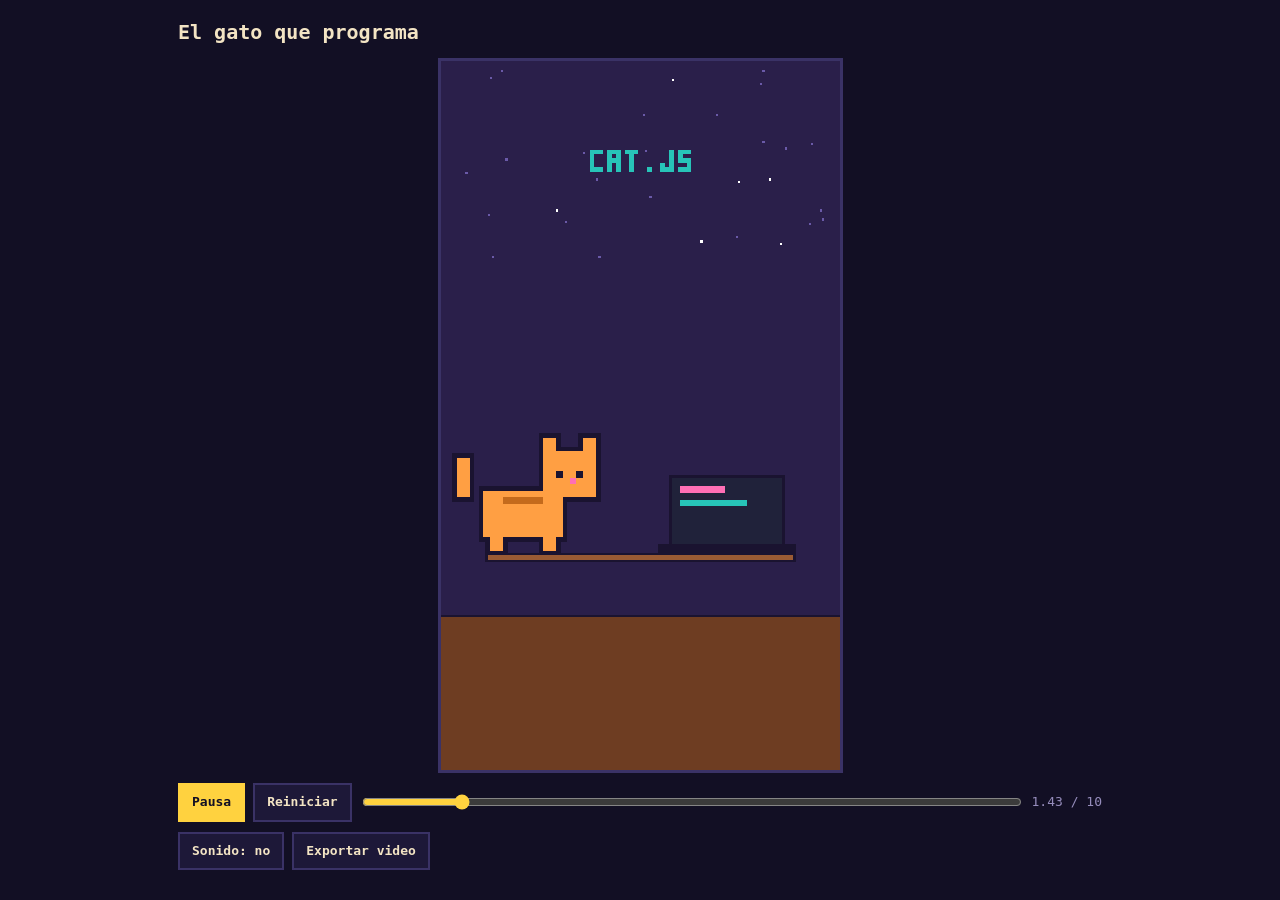
<file: Tu Mundo Pixel/examples/gato-que-programa.html>
<!doctype html>
<html lang="es">
<meta charset="utf-8">
<meta name="viewport" content="width=device-width, initial-scale=1">
<title>Pixel World</title>
<style>
  :root { --bg: #120f24; --panel: #1d1838; --edge: #3a3266; --text: #f3e4c4; --muted: #958cbb; --accent: #ffd23f; }
  * { box-sizing: border-box; }
  body { margin: 0; background: var(--bg); color: var(--text); font: 13px/1.4 ui-monospace, Menlo, Consolas, monospace; }
  main { max-width: 960px; margin: 0 auto; padding: 18px; }
  h1 { font-size: 20px; margin: 0 0 12px; }
  canvas { display: block; width: 100%; height: auto; image-rendering: pixelated; border: 3px solid var(--edge); background: #000; }
  .bar { display: flex; flex-wrap: wrap; gap: 8px; align-items: center; margin-top: 10px; }
  button { font: inherit; font-weight: 700; color: var(--text); background: var(--panel); border: 2px solid var(--edge); padding: 8px 12px; cursor: pointer; }
  button.on { background: var(--accent); color: #120f24; border-color: var(--accent); }
  input[type=range] { flex: 1; min-width: 140px; accent-color: var(--accent); }
  #msg, #time { color: var(--muted); }
</style>
<main>
  <h1 id="title"></h1>
  <canvas id="cv"></canvas>
  <div class="bar">
    <button id="play" class="on"></button><button id="reset"></button>
    <input id="scrub" type="range" min="0" step="0.01" aria-label="timeline"><span id="time"></span>
  </div>
  <div class="bar"><button id="sound"></button><button id="rec"></button><span id="msg"></span></div>
</main>
<script>
// =====================================================================================
// 1. CONFIG  (editar / edit)
// =====================================================================================
const CONFIG = {
  title: 'El gato que programa',  // titulo / title
  width: 180, height: 320,  // 320x180 horizontal · 180x320 vertical · 240x240 cuadrado / square
  duration: 10,             // segundos / seconds
  loop: true,
  lang: 'es',               // 'es' | 'en' (botones / buttons)
  seed: 4,                  // cambia la musica / changes the music
};

// =====================================================================================
// 2. CORE  (no editar / do not edit). Todo es funcion del tiempo t / everything is a function of t
// =====================================================================================
const W = CONFIG.width, H = CONFIG.height, DUR = CONFIG.duration;
const PAL = { ink: '#1a1330', white: '#ffffff', cream: '#f3e4c4', yellow: '#ffd23f', orange: '#ff7a3d', red: '#ff3d5a',
  blue: '#3d8bff', green: '#4fd16b', teal: '#27c4b8', pink: '#ff6fb5', purple: '#9b5cff', sky: '#8fd3ff', steel: '#9aa0b8', night: '#0b1340' };
const clamp = (v, a = 0, b = 1) => Math.min(b, Math.max(a, v));
const lerp = (a, b, p) => a + (b - a) * p;
const seg = (t, a, b) => clamp((t - a) / (b - a));             // 0..1 progress between a and b
const easeOut = p => 1 - (1 - p) * (1 - p), easeInOut = p => (p < 0.5 ? 2 * p * p : 1 - Math.pow(-2 * p + 2, 2) / 2);
const easeBack = p => 1 + 2.9 * Math.pow(p - 1, 3) + 1.9 * Math.pow(p - 1, 2);
const arc = (p, h) => 4 * h * p * (1 - p);                     // jump height at progress p
const mod = (a, n) => ((a % n) + n) % n;
function rnd(i, seed = 0) { let n = Math.imul(i + 1, 374761393) ^ Math.imul(seed + 7, 668265263); n = Math.imul(n ^ (n >>> 13), 1274126177); return ((n ^ (n >>> 16)) >>> 0) / 4294967296; } // seeded 0..1
const hex = c => [1, 3, 5].map(i => parseInt(c.slice(i, i + 2), 16));
const mix = (a, b, p) => '#' + hex(a).map((v, i) => Math.round(lerp(v, hex(b)[i], p)).toString(16).padStart(2, '0')).join('');
function R(ctx, x, y, w, h, c) { ctx.fillStyle = c; ctx.fillRect(Math.round(x), Math.round(y), w, h); }
function disc(ctx, cx, cy, r, c) { ctx.fillStyle = c; for (let dy = -r; dy <= r; dy++) { const w = Math.floor(Math.sqrt(r * r - dy * dy + r * 0.8)); ctx.fillRect(Math.round(cx) - w, Math.round(cy) + dy, w * 2 + 1, 1); } }
function line(ctx, x0, y0, x1, y1, c) { ctx.fillStyle = c; const n = Math.max(Math.abs(x1 - x0), Math.abs(y1 - y0)) | 0; for (let i = 0; i <= n; i++) ctx.fillRect(Math.round(lerp(x0, x1, n ? i / n : 0)), Math.round(lerp(y0, y1, n ? i / n : 0)), 1, 1); }

// ---- 3x5 pixel font (uppercase; acentos / accents ÁÉÍÓÚÑÜ ¿¡ ok) ----
const FONT = { A: '111101111101101', B: '110101110101110', C: '111100100100111', D: '110101101101110', E: '111100110100111', F: '111100110100100', G: '111100101101111', H: '101101111101101', I: '111010010010111', J: '001001001101111', K: '101101110101101', L: '100100100100111', M: '101111111101101', N: '110101101101101', O: '111101101101111', P: '111101111100100', Q: '111101101111001', R: '111101110101101', S: '111100111001111', T: '111010010010010', U: '101101101101111', V: '101101101101010', W: '101101111111101', X: '101101010101101', Y: '101101010010010', Z: '111001010100111',
  0: '111101101101111', 1: '010110010010111', 2: '111001111100111', 3: '111001111001111', 4: '101101111001001', 5: '111100111001111', 6: '111100111101111', 7: '111001001010010', 8: '111101111101111', 9: '111101111001111',
  '.': '000000000000010', ',': '000000000010100', '!': '010010010000010', '?': '111001011000010', '-': '000000111000000', ':': '000010000010000', '/': '001001010100100', "'": '010010000000000', '"': '101101000000000', '(': '010100100100010', ')': '010001001001010', '+': '000010111010000', '=': '000111000111000', '#': '101111101111101', '%': '101001010100101', '<': '001010100010001', '>': '100010001010100', '@': '0111010001101111011001111', ' ': '000000000000000', '¡': '010000010010010', '¿': '010000010100111', '→': '0010000010111110001000100', '♥': '0101011111111110111000100', '★': '0010001110111110111001010' };
const ACCENT = { 'Á': 'A', 'É': 'E', 'Í': 'I', 'Ó': 'O', 'Ú': 'U', 'Ñ': 'N', 'Ü': 'U' };
const glyph = ch => { const u = ch.toUpperCase(); return FONT[u] || FONT[ACCENT[u]] || FONT[' ']; };
function textWidth(str, s = 1) { let w = 0; for (const ch of str) w += (glyph(ch).length / 5 + 1) * s; return w - s; }
function rawText(ctx, str, x, y, s) {
  for (const ch of str) {
    const g = glyph(ch), gw = g.length / 5, u = ch.toUpperCase();
    for (let r = 0; r < 5; r++) for (let c = 0; c < gw; c++) if (g[r * gw + c] === '1') ctx.fillRect(x + c * s, y + r * s, s, s);
    if (u === 'Ñ') ctx.fillRect(x, y - 2 * s, 3 * s, s); else if (u === 'Ü') { ctx.fillRect(x, y - 2 * s, s, s); ctx.fillRect(x + 2 * s, y - 2 * s, s, s); }
    else if (ACCENT[u]) { ctx.fillRect(x + 2 * s, y - 2 * s, s, s); ctx.fillRect(x + s, y - s, s, s); }
    x += (gw + 1) * s;
  }
}
// opts: { scale, align: 'left'|'center'|'right', outline: color, shadow: color }
function drawText(ctx, str, x, y, color, o = {}) {
  const s = o.scale || 1, w = textWidth(str, s);
  x = Math.round(o.align === 'center' ? x - w / 2 : o.align === 'right' ? x - w : x); y = Math.round(y);
  if (o.shadow) { ctx.fillStyle = o.shadow; rawText(ctx, str, x, y + s, s); }
  if (o.outline) { ctx.fillStyle = o.outline; for (const [dx, dy] of [[-1, 0], [1, 0], [0, -1], [0, 1]]) rawText(ctx, str, x + dx, y + dy, s); }
  ctx.fillStyle = color; rawText(ctx, str, x, y, s);
}
const typed = (str, t, t0, cps = 18) => str.slice(0, clamp(Math.floor((t - t0) * cps), 0, str.length)); // typewriter
function drawBubble(ctx, x, y, text, t, t0) {
  const w = textWidth(text) + 10;
  R(ctx, x - 1, y - 1, w + 2, 15, PAL.ink); R(ctx, x, y, w, 13, PAL.white); R(ctx, x - 4, y + 13, 5, 3, PAL.ink); R(ctx, x - 3, y + 13, 3, 1, PAL.white);
  drawText(ctx, t === undefined ? text : typed(text, t, t0), x + 5, y + 4, PAL.ink);
}
function drawSparks(ctx, x, y, age, seed, n = 10, dur = 0.45) {        // burst after an event: age = t - eventTime
  if (age < 0 || age > dur) return;
  const p = age / dur;
  for (let i = 0; i < n; i++) { const a = rnd(i, seed) * 6.283, d = easeOut(p) * (10 + rnd(i, seed + 1) * 18); R(ctx, x + Math.cos(a) * d, y + Math.sin(a) * d * 0.8, p < 0.5 ? 2 : 1, p < 0.5 ? 2 : 1, [PAL.white, PAL.yellow, PAL.orange][i % 3]); }
}

// ---- sprites: parts are [x, y, w, h, colorKey, outline?]; feet at (0,0), face toward +x ----
function drawSprite(ctx, X, Y, parts, dir = 1, s = 1, look = {}) {
  X = Math.round(X); Y = Math.round(Y);
  const px = (x, w) => (dir === 1 ? X + x * s : X - (x + w) * s), col = c => look[c] || PAL[c] || c, o = Math.max(1, Math.round(s / 2));
  ctx.fillStyle = PAL.ink;
  for (const p of parts) if (p[5] !== 0) ctx.fillRect(px(p[0], p[2]) - o, Y + p[1] * s - o, p[2] * s + 2 * o, p[3] * s + 2 * o);
  for (const p of parts) { ctx.fillStyle = col(p[4]); ctx.fillRect(px(p[0], p[2]), Y + p[1] * s, p[2] * s, p[3] * s); }
}
const LEGS = { stand: [[-3, -4, 2, 3, 'pants'], [0, -4, 2, 3, 'pants'], [-3, -1, 3, 1, 'shoe'], [0, -1, 3, 1, 'shoe']], run1: [[-4, -4, 2, 2, 'pants'], [-5, -2, 2, 1, 'pants'], [-6, -1, 3, 1, 'shoe'], [1, -4, 2, 2, 'pants'], [2, -2, 2, 1, 'pants'], [2, -1, 3, 1, 'shoe']], run2: [[-1, -4, 2, 3, 'pants'], [-1, -1, 3, 1, 'shoe'], [-3, -4, 2, 2, 'pants'], [-5, -3, 3, 1, 'shoe']], tuck: [[-3, -4, 2, 1, 'pants'], [-3, -3, 3, 1, 'shoe'], [1, -4, 2, 1, 'pants'], [1, -3, 3, 1, 'shoe']], lunge: [[-4, -4, 2, 2, 'pants'], [-5, -2, 2, 1, 'pants'], [-6, -1, 3, 1, 'shoe'], [1, -4, 2, 3, 'pants'], [1, -1, 3, 1, 'shoe']], sit: [[-3, -4, 6, 2, 'pants'], [2, -2, 2, 1, 'pants'], [2, -1, 3, 1, 'shoe']] };
const ARMS = { down: { f: [[1, -11, 2, 4, 'sleeve'], [1, -7, 2, 1, 'skin']], h: [2, -7] }, swing1: { b: [[-5, -11, 2, 2, 'sleeve'], [-6, -10, 1, 2, 'skin']], f: [[2, -11, 3, 2, 'sleeve'], [5, -11, 1, 2, 'skin']], h: [5, -10] }, swing2: { f: [[0, -11, 2, 4, 'sleeve'], [-1, -7, 2, 1, 'skin']], h: [0, -7] }, up: { b: [[-5, -15, 2, 4, 'sleeve'], [-5, -16, 2, 1, 'skin']], f: [[2, -15, 2, 4, 'sleeve'], [2, -16, 2, 1, 'skin']], h: [3, -16] }, carry: { b: [[-5, -19, 2, 8, 'sleeve'], [-5, -20, 2, 1, 'skin']], f: [[4, -19, 2, 8, 'sleeve'], [4, -20, 2, 1, 'skin']], h: [0, -21] }, reach: { b: [[-5, -11, 2, 2, 'sleeve']], f: [[2, -11, 4, 2, 'sleeve'], [6, -11, 1, 2, 'skin']], h: [6, -10] }, v: { b: [[-6, -17, 2, 5, 'sleeve'], [-6, -18, 2, 1, 'skin']], f: [[4, -17, 2, 5, 'sleeve'], [4, -18, 2, 1, 'skin']], h: [4, -18] }, wipe: { f: [[2, -14, 2, 3, 'sleeve'], [1, -17, 3, 2, 'skinDk']], h: [2, -17] }, out: { b: [[-5, -12, 2, 2, 'sleeve'], [-6, -13, 1, 2, 'skin']], f: [[3, -12, 2, 2, 'sleeve'], [5, -13, 1, 2, 'skin']], h: [5, -13] }, point: { f: [[2, -12, 5, 2, 'sleeve'], [7, -12, 2, 1, 'skin']], h: [8, -12] }, think: { f: [[1, -12, 2, 3, 'sleeve'], [2, -15, 2, 3, 'skin']], h: [3, -15] }, wave1: { f: [[2, -15, 2, 4, 'sleeve'], [2, -17, 2, 2, 'skin']], h: [3, -17] }, wave2: { f: [[3, -15, 2, 4, 'sleeve'], [4, -17, 2, 2, 'skin']], h: [5, -17] } };
const POSES = { idle: ['stand', 'down'], run_1: ['run1', 'swing1', -1], run_2: ['run2', 'swing2'], walk_1: ['run2', 'swing2'], walk_2: ['stand', 'down'], jump: ['tuck', 'up'], carry: ['stand', 'carry'], catch: ['lunge', 'reach', -1], celebrate: ['stand', 'v', 0, 'open'], lookup: ['stand', 'down', 0, '', 'up'], wipe: ['stand', 'wipe'], freeze: ['stand', 'out', 0, 'o'], point: ['stand', 'point'], think: ['stand', 'think'], wave_1: ['stand', 'wave1', 0, 'open'], wave_2: ['stand', 'wave2', 0, 'open'], sit: ['sit', 'down', 2], talk_1: ['stand', 'down', 0, 'open'], talk_2: ['stand', 'down'] };
const HAIR = { short: [[-3, -20, 7, 2, 'hair'], [-4, -19, 2, 5, 'hair'], [1, -21, 2, 1, 'hair']], long: [[-3, -20, 7, 2, 'hair'], [-4, -19, 2, 9, 'hair']], spiky: [[-3, -20, 7, 2, 'hair'], [-4, -19, 2, 4, 'hair'], [-2, -22, 1, 2, 'hair'], [0, -23, 1, 3, 'hair'], [2, -22, 1, 2, 'hair']], bun: [[-3, -20, 7, 2, 'hair'], [-4, -19, 2, 4, 'hair'], [-3, -23, 3, 3, 'hair']], curly: [[-4, -21, 9, 3, 'hair'], [-5, -19, 3, 5, 'hair']], cap: [[-3, -21, 7, 2, 'accent'], [3, -20, 3, 1, 'accent'], [-4, -19, 2, 3, 'hair']], bald: [] };
// the default character; change it in section 3 with Object.assign(HERO, {...})
const HERO = { skin: '#f4c39a', hair: '#7a4524', hairStyle: 'short', shirt: '#f9f0da', pants: '#343a66', shoes: '#1a1330', accent: '#2f9c95', accessories: ['glasses', 'bag'], size: 1 };
// draws a character with feet at (x, y); dir 1 right, -1 left; returns anchors { hand: [x, y], top, center: [x, y] }
function drawHero(ctx, x, y, pose = 'idle', dir = 1, hero = HERO, size = hero.size || 1) {
  const [lg, am, bob = 0, mouth = '', head = ''] = POSES[pose] || POSES.idle, A = ARMS[am], acc = new Set(hero.accessories || []);
  const sh = p => [p[0], p[1] + bob, p[2], p[3], p[4], p[5]], up = head === 'up' ? -1 : 0;
  const look = { skin: hero.skin, skinDk: mix(hero.skin, '#8a3a2a', 0.22), hair: hero.hair, shirt: hero.shirt, sleeve: mix(hero.shirt, PAL.ink, 0.12), pants: hero.pants, shoe: hero.shoes, accent: hero.accent, glass: '#bfe8ff', mouth: '#7a2a2a' };
  const parts = [...(A.b || []).map(sh), ...(acc.has('bag') ? [sh([-6, -9, 3, 4, 'accent'])] : []), ...LEGS[lg].map(p => (lg === 'sit' ? sh(p) : p)), [-3, -6 + bob, 6, 2, 'pants'], sh([-3, -12, 6, 6, 'shirt']), ...(A.f || []).map(sh), sh([-3, -19, 7, 7, 'skin']), ...(HAIR[hero.hairStyle] || HAIR.short).map(sh), ...(acc.has('headphones') ? [sh([-3, -22, 7, 1, 'ink']), sh([-4, -18, 2, 4, 'accent'])] : [])];
  const feat = [...(acc.has('scarf') ? [[-3, -12, 6, 2, 'accent', 0]] : []), ...(acc.has('tie') ? [[1, -12, 1, 4, 'accent', 0]] : []),
    ...(acc.has('glasses') ? [[0, -16 + up, 4, 1, 'ink', 0], [0, -16 + up, 1, 1, 'glass', 0], [2, -16 + up, 1, 1, 'glass', 0]] : [[1, -16 + up, 1, 1, 'ink', 0], [3, -16 + up, 1, 1, 'ink', 0]]),
    ...(up ? [] : [mouth === 'open' ? [1, -14, 2, 2, 'mouth', 0] : mouth === 'o' ? [2, -14, 1, 2, 'mouth', 0] : [2, -14, 1, 1, 'mouth', 0]])].map(sh);
  drawSprite(ctx, x, y, parts, dir, size, look); drawSprite(ctx, x, y, feat, dir, size, look);
  const hx = dir === 1 ? x + A.h[0] * size : x - (A.h[0] + 1) * size;
  return { hand: [Math.round(hx), Math.round(y + (A.h[1] + bob) * size)], top: Math.round(y + (bob - 21) * size), center: [Math.round(x), Math.round(y + (bob - 10) * size)] };
}
const runFrame = (t, rate = 10, prefix = 'run_') => prefix + (Math.floor(t * rate) % 2 ? '2' : '1'); // alternating frames
function drawCover(ctx, p, color = PAL.ink) {                         // block dissolve 0..1
  if (p <= 0) return; const B = 10; ctx.fillStyle = color;
  for (let by = 0; by < H / B; by++) for (let bx = 0; bx < W / B; bx++) { const s = Math.round(clamp(p * 2 - (bx + by) / (W / B + H / B)) * B / 2) * 2; if (s > 0) ctx.fillRect(bx * B + (B - s) / 2, by * B + (B - s) / 2, s, s); }
}

// ---- sound: music from each scene's mood + effects from SOUND_CUES (Web Audio, no files) ----
const Sound = (() => {
  const BEAT = 0.5, EV = [], mtof = m => 440 * Math.pow(2, (m - 69) / 12);
  let ac = null, master, out = null, on = false, anchor = null, schedTo = 0;
  const live = new Set();
  const tone = (t, f, d, type, v, f2) => EV.push({ t, f, d, type, v, f2 }), noise = (t, d, v, hp = 4000) => EV.push({ t, d, v, hp, noise: true });
  const FX = { step: t => noise(t, 0.04, 0.08, 2500), jump: t => tone(t, 330, 0.14, 'square', 0.06, 880), land: t => tone(t, 150, 0.1, 'sine', 0.3, 55), coin: t => { tone(t, 988, 0.06, 'square', 0.06); tone(t + 0.06, 1319, 0.16, 'square', 0.06); }, pop: t => tone(t, 900, 0.09, 'square', 0.06, 200), whoosh: t => noise(t, 0.25, 0.12, 900), bell: t => tone(t, 1568, 0.6, 'sine', 0.12), powerup: t => [72, 76, 79, 84].forEach((m, k) => tone(t + k * 0.06, mtof(m), 0.12, 'square', 0.05)), crash: t => { noise(t, 0.35, 0.25, 300); tone(t, 110, 0.3, 'square', 0.06); }, type: t => { for (let k = 0; k < 8; k++) noise(t + k * 0.055, 0.015, 0.05, 4500); }, blip: t => tone(t, 880, 0.04, 'square', 0.04), alarm: t => [0, 0.25].forEach(d => { tone(t + d, 880, 0.12, 'square', 0.05); tone(t + d + 0.13, 660, 0.12, 'square', 0.05); }), sparkle: t => [96, 100, 103].forEach((m, k) => tone(t + k * 0.04, mtof(m), 0.1, 'triangle', 0.05)), launch: t => { noise(t, 1.1, 0.2, 400); tone(t, 80, 1.1, 'sawtooth', 0.03, 420); } };
  function compose() {
    const root = 57 + (CONFIG.seed * 5) % 12;
    const MOOD = { calm: [[0, 4, 7], [9, 12, 16], [5, 9, 12], [7, 11, 14]], build: [[9, 12, 16], [5, 9, 12], [0, 4, 7], [7, 11, 14]], tension: [[0, 3, 7], [1, 4, 8]], triumph: [[5, 9, 12], [7, 11, 14], [0, 4, 7], [0, 4, 7]] };
    (typeof SCENES !== 'undefined' ? SCENES : []).forEach(sc => {
      const prog = MOOD[sc.mood] || MOOD.build, drums = sc.mood !== 'calm';
      for (let t = sc.start, k = 0; t < sc.end - 0.01; t += BEAT, k++) {
        const ch = prog[Math.floor(k / 2) % prog.length];
        tone(t, mtof(root - 12 + ch[0]), BEAT * 0.8, 'triangle', 0.18);
        ch.concat(ch[0] + 12).forEach((iv, j) => j < 2 && tone(t + j * BEAT / 2, mtof(root + 12 + ch[(k + j) % 3]), BEAT * 0.4, 'square', 0.025));
        if (drums) { if (k % 2 === 0) tone(t, 140, 0.12, 'sine', 0.35, 45); else noise(t, 0.1, 0.12, 1800); noise(t + BEAT / 2, 0.03, 0.04, 7000); }
      }
    });
    (typeof SOUND_CUES !== 'undefined' ? SOUND_CUES : []).forEach(([t, name]) => FX[name] && FX[name](t));
    EV.sort((a, b) => a.t - b.t);
  }
  function play(e, when) {
    const g = ac.createGain(); g.gain.setValueAtTime(e.v, when); g.gain.exponentialRampToValueAtTime(0.0001, when + e.d); g.connect(master);
    let src;
    if (e.noise) { src = ac.createBufferSource(); const b = ac.createBuffer(1, ac.sampleRate * e.d + 1, ac.sampleRate), d = b.getChannelData(0); for (let i = 0; i < d.length; i++) d[i] = rnd(i, 3) * 2 - 1; src.buffer = b; const f = ac.createBiquadFilter(); f.type = 'highpass'; f.frequency.value = e.hp; src.connect(f); f.connect(g); }
    else { src = ac.createOscillator(); src.type = e.type; src.frequency.setValueAtTime(e.f, when); if (e.f2) src.frequency.exponentialRampToValueAtTime(e.f2, when + e.d); src.connect(g); }
    src.start(when); src.stop(when + e.d + 0.02); live.add(src); src.onended = () => live.delete(src);
  }
  const stopAll = () => { live.forEach(s => { try { s.stop(); } catch (err) {} }); live.clear(); anchor = null; };
  return {
    get on() { return on; },
    async enable() { if (!ac) { ac = new (window.AudioContext || window.webkitAudioContext)(); master = ac.createGain(); master.gain.value = 0.6; master.connect(ac.destination); compose(); } await ac.resume(); on = true; anchor = null; },
    disable() { on = false; stopAll(); if (ac) ac.suspend(); },
    time() { return on && anchor !== null ? mod(ac.currentTime - anchor, DUR) : null; },
    update(t, playing) {
      if (!on) return; if (!playing) { if (anchor !== null) stopAll(); return; }
      if (anchor === null) { anchor = ac.currentTime - t; schedTo = t; }
      const T = ac.currentTime - anchor;
      for (; schedTo < T + 0.15; schedTo += 0.05) { const a = schedTo, b = schedTo + 0.05; for (const e of EV) { const k = Math.floor(a / DUR), et = k * DUR + e.t; if (et >= a && et < b && anchor + et >= ac.currentTime) play(e, anchor + et); } }
    },
    resync() { if (anchor !== null) stopAll(); },
    stream() { if (!ac) return null; if (!out) { out = ac.createMediaStreamDestination(); master.connect(out); } return out.stream; },
  };
})();

// =====================================================================================
// 3. MUNDO / WORLD  (editar / edit): personaje, escenas, sonidos / character, scenes, sounds
// =====================================================================================
// EXAMPLE: "El gato que programa / The coding cat" - vertical, 10 s, a non-human character
const FLOOR = H - 70;                                                 // phones cover the bottom: keep action above it
const CAT = [[-7, -9, 12, 7, 'fur'], [2, -15, 8, 7, 'fur'], [2, -17, 2, 2, 'fur'], [8, -17, 2, 2, 'fur'], [-11, -13, 2, 6, 'fur'], [-6, -2, 2, 2, 'fur'], [2, -2, 2, 2, 'fur']];
const CAT_FACE = [[4, -12, 1, 1, 'ink', 0], [7, -12, 1, 1, 'ink', 0], [6, -11, 1, 1, 'nose', 0], [-4, -8, 6, 1, 'furDk', 0]];
const CAT_LOOK = { fur: '#ff9f43', furDk: '#c46a1c', nose: '#ff6fb5' };
function drawCat(ctx, x, y, s, dir = 1, size = 3) {
  const tail = Math.floor(s * 4) % 2;                                  // tail flick = never perfectly still
  drawSprite(ctx, x, y, CAT.map(p => (p[0] === -11 ? [p[0], p[1] - tail, p[2], p[3], p[4]] : p)), dir, size, CAT_LOOK);
  drawSprite(ctx, x, y, CAT_FACE, dir, size, CAT_LOOK);
}
function room(ctx, s) {
  R(ctx, 0, 0, W, H, '#2a1f4a');
  for (let i = 0; i < 30; i++) R(ctx, rnd(i, 2) * W, rnd(i, 3) * 90, 1, 1, Math.floor(s * 3 + i) % 5 ? '#6a5aa8' : PAL.white);
  R(ctx, 0, FLOOR, W, H - FLOOR, '#6e3d22'); R(ctx, 0, FLOOR, W, 1, PAL.ink);
  R(ctx, 20, FLOOR - 28, 140, 4, PAL.ink); R(ctx, 21, FLOOR - 27, 138, 2, '#9a5b34');   // desk
}
function laptop(ctx, x, y, lines) {
  R(ctx, x - 1, y - 1, 52, 32, PAL.ink); R(ctx, x, y, 50, 30, '#20223a'); R(ctx, x - 6, y + 30, 62, 4, PAL.ink);
  [[PAL.pink, 20], [PAL.teal, 30], [PAL.yellow, 14], [PAL.white, 26]].slice(0, lines).forEach(([c, w], i) => R(ctx, x + 4, y + 4 + i * 6, w, 3, c));
}
// SCENE 1 - EL GATO ESCRIBE / THE CAT TYPES (0-4 s)
function scene1(ctx, s) {
  room(ctx, s);
  laptop(ctx, 104, FLOOR - 62, 1 + Math.floor(s * 1.2));
  drawCat(ctx, 40, FLOOR - 28 - (Math.floor(s * 8) % 2), s, 1);      // paws bounce = typing
  drawText(ctx, typed('CAT.JS', s, 0.5, 8), W / 2, 40, PAL.teal, { scale: 2, align: 'center' });
}
// SCENE 2 - ¡ERROR! (4-6.5 s)
function scene2(ctx, s) {
  room(ctx, s + 4);
  laptop(ctx, 104, FLOOR - 62, 4);
  if (Math.floor(s * 6) % 2 === 0 && s < 1.2) { ctx.globalAlpha = 0.35; R(ctx, 0, 0, W, H, PAL.red); ctx.globalAlpha = 1; }
  const jump = s > 0.3 && s < 0.9 ? arc(seg(s, 0.3, 0.9), 22) : 0;
  drawCat(ctx, 40, FLOOR - 28 - jump, s, 1);
  drawText(ctx, '¡ERROR!', W / 2, 40, PAL.red, { scale: 3, align: 'center', outline: PAL.ink });
}
// SCENE 3 - ¡FUNCIONA! / IT WORKS (6.5-10 s)
function scene3(ctx, s) {
  room(ctx, s + 6.5);
  laptop(ctx, 104, FLOOR - 62, 4);
  drawCat(ctx, 40, FLOOR - 28 - arc(mod(s, 0.5) / 0.5, 5), s, 1);
  drawSparks(ctx, 128, FLOOR - 70, s - 0.2, 4, 16, 0.6);
  if (s > 0.4) drawText(ctx, '¡FUNCIONA!', W / 2, 36, PAL.yellow, { scale: 2, align: 'center', shadow: PAL.ink });
  if (s > 1.2) drawText(ctx, '♥ CÓDIGO ♥', W / 2, 58, PAL.pink, { scale: 1, align: 'center' });
}
const SCENES = [
  { name: 'Escribe', start: 0, end: 4, draw: scene1, mood: 'calm' },
  { name: 'Error', start: 4, end: 6.5, draw: scene2, mood: 'tension' },
  { name: 'Funciona', start: 6.5, end: 10, draw: scene3, mood: 'triumph' },
];
const CUTS = [];                                                     // one continuous shot
const SOUND_CUES = [[0.5, 'type'], [1.5, 'type'], [2.5, 'type'], [4, 'alarm'], [4.3, 'jump'], [4.9, 'land'], [6.5, 'powerup'], [6.7, 'sparkle']];

// =====================================================================================
// 4. PLAYER  (no editar / do not edit)
// =====================================================================================
function drawScene(ctx, t) {
  t = mod(t, DUR);
  R(ctx, 0, 0, W, H, PAL.ink);
  const sc = SCENES.find(s => t < s.end) || SCENES[SCENES.length - 1];
  ctx.save(); sc.draw(ctx, t - sc.start); ctx.restore(); ctx.globalAlpha = 1;
  const TR = 0.3, cuts = CONFIG.loop ? [0, ...CUTS, DUR] : CUTS;
  for (const b of cuts) { if (t > b - TR && t <= b && b > 0) drawCover(ctx, (t - (b - TR)) / TR); if (t >= b && t < b + TR && b < DUR) drawCover(ctx, 1 - (t - b) / TR); }
}
(() => {
  const L = CONFIG.lang === 'en' ? { play: 'Play', pause: 'Pause', reset: 'Reset', son: 'Sound: on', soff: 'Sound: off', rec: 'Export video', recing: 'Recording... keep this tab open', saved: 'Downloaded' } : { play: 'Reproducir', pause: 'Pausa', reset: 'Reiniciar', son: 'Sonido: sí', soff: 'Sonido: no', rec: 'Exportar video', recing: 'Grabando... deja esta pestaña abierta', saved: 'Descargado' };
  const $ = id => document.getElementById(id), cv = $('cv'), cx = cv.getContext('2d');
  const buf = document.createElement('canvas'); buf.width = W; buf.height = H; const bx = buf.getContext('2d');
  document.title = CONFIG.title; $('title').textContent = CONFIG.title; $('reset').textContent = L.reset; $('sound').textContent = L.soff; $('rec').textContent = L.rec;
  cv.width = W * 4; cv.height = H * 4; cv.style.maxWidth = W >= H ? '100%' : Math.round(80 * W / H) + 'vh'; cv.style.margin = '0 auto';
  $('scrub').max = DUR;
  let t = 0.35, playing = true, last = null, rec = null, prev = 0;
  const render = () => { drawScene(bx, t); cx.imageSmoothingEnabled = false; cx.drawImage(buf, 0, 0, cv.width, cv.height); $('scrub').value = t; $('time').textContent = t.toFixed(2) + ' / ' + DUR; $('play').textContent = playing ? L.pause : L.play; };
  function loop(now) {
    prev = t;
    if (playing) { const at = Sound.time(); t = at !== null ? at : mod(t + (last === null ? 0 : Math.min(0.1, (now - last) / 1000)), DUR); last = now; } else last = null;
    if (!CONFIG.loop && !rec && t < prev && playing) { t = DUR - 0.01; playing = false; }
    Sound.update(t, playing); render();
    if (rec && t < prev && prev > DUR / 2) rec.stop();
    requestAnimationFrame(loop);
  }
  $('play').onclick = () => { playing = !playing; Sound.resync(); };
  $('reset').onclick = () => { t = 0.35; Sound.resync(); };
  $('scrub').oninput = e => { t = +e.target.value; Sound.resync(); render(); };
  cv.onclick = () => $('play').click();
  addEventListener('keydown', e => { if (e.key === ' ' && e.target.tagName !== 'BUTTON') { e.preventDefault(); $('play').click(); } });
  $('sound').onclick = async () => { if (Sound.on) Sound.disable(); else await Sound.enable(); $('sound').textContent = Sound.on ? L.son : L.soff; $('sound').classList.toggle('on', Sound.on); };
  $('rec').onclick = async () => {                                     // records one real-time pass (1280 wide) with sound
    if (rec || !window.MediaRecorder) return;
    try { await Sound.enable(); $('sound').textContent = L.son; } catch (err) {}
    const stream = cv.captureStream(30), a = Sound.stream(); if (a) a.getAudioTracks().forEach(tr => stream.addTrack(tr));
    const type = ['video/mp4;codecs=avc1.42E01E,mp4a.40.2', 'video/mp4;codecs=avc1,mp4a', 'video/mp4', 'video/webm;codecs=vp9,opus', 'video/webm'].find(m => MediaRecorder.isTypeSupported(m)) || ''; // MP4 H.264 first: plays everywhere
    const chunks = []; rec = new MediaRecorder(stream, type ? { mimeType: type, videoBitsPerSecond: 8e6 } : {});
    rec.ondataavailable = e => e.data.size && chunks.push(e.data);
    rec.onstop = () => { const blob = new Blob(chunks, { type: rec.mimeType }), ext = rec.mimeType.includes('mp4') ? 'mp4' : 'webm'; const aEl = document.createElement('a'); aEl.href = URL.createObjectURL(blob); aEl.download = CONFIG.title.toLowerCase().replace(/[^a-z0-9]+/g, '-') + '.' + ext; document.body.appendChild(aEl); aEl.click(); aEl.remove(); rec = null; $('msg').textContent = L.saved + ' (' + ext + ')'; };
    t = 0; playing = true; Sound.resync(); rec.start(250); $('msg').textContent = L.recing;
  };
  render(); requestAnimationFrame(loop);
})();
</script>
</html>
</file>
<file: DevFestQuito/css/styles.css>
/* =========================================================
   DevFest Quito 2026 · Innovando juntos
   ========================================================= */
:root{
  --blue:#1A73E8; --blue-d:#1558C0; --red:#EA4335; --yellow:#FBBC04; --green:#34A853; --orange:#F57C1F;
  --ink:#0E1321; --ink-2:#3A4356; --ink-3:#6B7385; --line:#E6EAF2;
  --bg:#F4F8FF; --card:#FFFFFF;
  --radius:22px; --radius-sm:16px;
  --shadow:0 24px 48px -30px rgba(30,50,110,.28),0 2px 6px rgba(30,50,110,.05);
  --shadow-lg:0 34px 60px -30px rgba(30,50,110,.36),0 2px 6px rgba(30,50,110,.06);
  --font:'Figtree',system-ui,-apple-system,'Segoe UI',Roboto,sans-serif;
  --mono:'JetBrains Mono',ui-monospace,SFMono-Regular,Menlo,monospace;
  --gutter:clamp(16px,4vw,88px);
  --nav-h:68px;
}
*,*::before,*::after{box-sizing:border-box}
html{scroll-behavior:smooth;scroll-padding-top:calc(var(--nav-h) + 12px);-webkit-text-size-adjust:100%}
body{margin:0;font-family:var(--font);color:var(--ink);background:
  radial-gradient(1200px 700px at 78% -10%,#DDEBFF 0%,rgba(221,235,255,0) 60%),
  radial-gradient(900px 600px at -10% 8%,#EEF4FF 0%,rgba(238,244,255,0) 60%),
  var(--bg);
  -webkit-font-smoothing:antialiased;line-height:1.5;overflow-x:hidden}
img,svg,canvas{display:block;max-width:100%}
a{color:inherit;text-decoration:none}
button{font:inherit;color:inherit}
h1,h2,h3,p{margin:0}
ul{margin:0;padding:0;list-style:none}
:focus-visible{outline:3px solid var(--blue);outline-offset:3px;border-radius:8px}
::selection{background:var(--yellow);color:var(--ink)}
.sprite{position:absolute;width:0;height:0;overflow:hidden}
.skip{position:absolute;left:-999px;top:8px;z-index:100;background:var(--ink);color:#fff;padding:10px 16px;border-radius:999px}
.skip:focus{left:12px}
.container{width:100%;margin-inline:auto;padding-inline:var(--gutter)}

/* ---------- utilities ---------- */
.eyebrow{font-family:var(--mono);font-size:11px;font-weight:600;letter-spacing:.24em;text-transform:uppercase;color:var(--ink-3)}
.rule{display:block;width:26px;height:3px;border-radius:2px;background:var(--ink);margin:14px 0 18px}
.gbar{display:flex;width:min(236px,60%);height:5px;border-radius:3px;overflow:hidden;margin:14px 0 22px}
.gbar i{flex:1}
.gbar i:nth-child(1){background:var(--blue)} .gbar i:nth-child(2){background:var(--red)}
.gbar i:nth-child(3){background:var(--yellow)} .gbar i:nth-child(4){background:var(--green)}

.btn{--bg:var(--blue);display:inline-flex;align-items:center;justify-content:center;gap:10px;min-height:48px;padding:0 24px;border-radius:999px;border:1.5px solid transparent;
  font-weight:700;font-size:15px;line-height:1;white-space:nowrap;cursor:pointer;transition:transform .2s,background .2s,box-shadow .2s,color .2s,border-color .2s}
.btn svg{width:16px;height:16px;transition:transform .2s}
.btn:hover svg{transform:translateX(3px)}
.btn:active{transform:scale(.97)}
.btn--primary{background:var(--blue);color:#fff;box-shadow:0 10px 22px -10px rgba(26,115,232,.7)}
.btn--primary:hover{background:var(--blue-d)}
.btn--ghost{background:#fff;color:var(--ink);border-color:#C9D6EE}
.btn--ghost:hover{border-color:var(--blue);color:var(--blue)}
.btn--sm{min-height:42px;padding:0 20px;font-size:14px}
.btn--block{width:100%}

.go{flex:none;display:grid;place-items:center;width:40px;height:40px;border-radius:50%;background:#fff;color:var(--ink);box-shadow:0 6px 16px -6px rgba(38,48,92,.28);transition:transform .25s}
.go svg{width:16px;height:16px}
.go--sm{width:34px;height:34px}
.go--xs{width:30px;height:30px;box-shadow:none;border:1px solid var(--line)}
.go--xs svg{width:13px;height:13px}

/* ---------- nav ---------- */
.nav{position:sticky;top:0;z-index:50;height:var(--nav-h);background:rgba(244,248,255,.78);backdrop-filter:saturate(1.4) blur(14px);-webkit-backdrop-filter:saturate(1.4) blur(14px);transition:box-shadow .3s,background .3s}
.nav.is-scrolled{background:rgba(255,255,255,.88);box-shadow:0 1px 0 var(--line),0 12px 30px -24px rgba(30,50,110,.35)}
.nav__inner{height:100%;display:flex;align-items:center;gap:28px}
.brand{display:inline-flex;align-items:center;gap:10px;flex:none}
.brand__mark{width:38px;height:24px}
.brand__name{font-size:21px;letter-spacing:-.02em;font-weight:500}
.brand__name b{font-weight:800}
.nav__links{display:flex;align-items:center;gap:4px;margin-inline:auto}
.nav__links a{position:relative;padding:10px 14px;font-size:14.5px;font-weight:600;color:var(--ink-2);border-radius:999px;transition:color .2s,background .2s}
.nav__links a:not(.btn):hover{color:var(--ink);background:rgba(26,115,232,.07)}
.nav__links a.is-active{color:var(--ink)}
.nav__links a.is-active::after{content:'';position:absolute;left:14px;right:14px;bottom:3px;height:2.5px;border-radius:2px;background:var(--ink)}
.nav__cta-mobile{display:none}
.nav__toggle{display:none;width:44px;height:44px;border:0;border-radius:12px;background:#fff;box-shadow:var(--shadow);cursor:pointer;flex-direction:column;align-items:center;justify-content:center;gap:5px;margin-left:auto}
.nav__toggle span{display:block;width:20px;height:2.2px;border-radius:2px;background:var(--ink);transition:transform .3s,opacity .2s}
.nav__toggle[aria-expanded="true"] span:nth-child(1){transform:translateY(7.2px) rotate(45deg)}
.nav__toggle[aria-expanded="true"] span:nth-child(2){opacity:0}
.nav__toggle[aria-expanded="true"] span:nth-child(3){transform:translateY(-7.2px) rotate(-45deg)}

/* ---------- hero ---------- */
.hero{position:relative;padding-top:clamp(12px,2vw,28px)}
.hero__inner{display:grid;grid-template-columns:minmax(0,.82fr) minmax(0,1.18fr);align-items:center;gap:clamp(12px,2vw,32px)}
.hero__copy{position:relative;z-index:2;padding-block:clamp(12px,3vw,48px)}
.hero__title{font-size:clamp(46px,6.4vw,92px);font-weight:900;line-height:.9;letter-spacing:-.045em;margin-top:16px}
.hero__tagline{font-size:clamp(24px,2.7vw,38px);font-weight:600;letter-spacing:-.02em;margin-top:14px;line-height:1.1}
.hero__lead{max-width:40ch;font-size:clamp(15px,1.2vw,17px);color:var(--ink-2);line-height:1.6}
.hero__meta{display:flex;flex-direction:column;gap:12px;margin:24px 0 30px;font-size:14.5px;font-weight:600}
.hero__meta li{display:flex;align-items:center;gap:12px}
.hero__meta svg{width:22px;height:22px;flex:none;color:var(--ink)}
.hero__actions{display:flex;flex-wrap:wrap;gap:12px}

.hero-visual{position:relative;height:clamp(420px,46vw,660px);margin-right:calc(var(--gutter) * -1);opacity:0;transform:translateY(16px);transition:opacity 1s ease,transform 1s ease}
.hero-visual.is-ready{opacity:1;transform:none}
#hero-canvas{position:absolute;inset:0;width:100%;height:100%;touch-action:pan-y}
.hero-visual__script{position:absolute;left:2%;top:4%;z-index:2;font-family:'Kalam',cursive;font-size:clamp(22px,2.4vw,36px);line-height:1;color:var(--blue-d);transform:rotate(-9deg);pointer-events:none}
.hero-visual__script svg{width:100%;height:14px;margin-top:6px}
.hero-visual__words{position:absolute;right:var(--gutter);top:0;text-shadow:0 0 6px #fff,0 0 12px #fff;z-index:2;font-family:var(--mono);font-size:11px;font-weight:600;letter-spacing:.26em;line-height:2.1;text-transform:uppercase;color:var(--ink-2);pointer-events:none}
.hero-visual__words::before{content:'';display:block;width:22px;height:2.5px;background:var(--ink);margin-bottom:10px}
.hero-visual__hint{position:absolute;right:var(--gutter);bottom:6%;z-index:2;font-size:12px;font-weight:600;color:var(--ink-3);background:rgba(255,255,255,.7);padding:6px 12px;border-radius:999px;pointer-events:none}

/* ---------- topics ---------- */
.topics{position:relative;z-index:3;margin-top:clamp(-40px,-2vw,-8px)}
.topics__track{display:grid;grid-template-columns:repeat(5,minmax(0,1fr));gap:14px;padding:14px;background:rgba(255,255,255,.6);border:1px solid rgba(255,255,255,.9);border-radius:28px;box-shadow:var(--shadow);backdrop-filter:blur(10px);-webkit-backdrop-filter:blur(10px)}
.topic{position:relative;display:grid;grid-template-columns:auto minmax(0,1fr);align-items:center;gap:6px;min-height:118px;padding:10px 14px 10px 4px;border-radius:var(--radius-sm);
  background:radial-gradient(130% 140% at 15% 40%,#fff 0%,var(--tint) 65%);border:1px solid rgba(255,255,255,.95);box-shadow:inset 0 0 0 1px rgba(20,30,70,.04);transition:transform .35s cubic-bezier(.2,.8,.2,1),box-shadow .35s}
.topic:hover{transform:translateY(-4px);box-shadow:var(--shadow-lg)}
.topic__icon{width:84px;height:100px}
.topic__txt{display:flex;flex-direction:column;gap:6px;padding-right:34px}
.topic__txt b{font-size:17px;font-weight:800;line-height:1.08;letter-spacing:-.02em}
.topic__txt small{font-family:var(--mono);font-size:9px;font-weight:600;letter-spacing:.08em;line-height:1.6;text-transform:uppercase;color:var(--ink-3)}
.topic .go{position:absolute;right:10px;bottom:10px;width:32px;height:32px}
.topic .go svg{width:13px;height:13px}
.topic:hover .go{transform:translateX(3px)}

/* ---------- content blocks ---------- */
.block{display:grid;grid-template-columns:minmax(230px,280px) minmax(0,1fr);gap:clamp(24px,3vw,48px);align-items:start;margin-top:clamp(20px,2.4vw,32px);
  padding-block:clamp(28px,3.2vw,44px);padding-inline:var(--gutter)}
.block > *{min-width:0}
.block{position:relative}
.block::before{content:'';position:absolute;inset:0 calc(var(--gutter) - 20px);z-index:-1;border-radius:32px;background:rgba(255,255,255,.55);border:1px solid rgba(255,255,255,.9);box-shadow:0 30px 60px -50px rgba(30,50,110,.35)}
.block__intro h2{font-size:clamp(30px,3.2vw,44px);font-weight:900;line-height:.98;letter-spacing:-.035em;text-wrap:balance}
.block__intro > p:not(.eyebrow){margin-top:14px;font-size:15px;line-height:1.55;color:var(--ink-2)}
.block__intro .lead-lg{font-size:clamp(16px,1.4vw,19px)!important}
.block__intro .btn{margin-top:22px}
.when{display:flex;gap:14px;align-items:flex-start;margin-top:28px}
.when svg{width:26px;height:26px;flex:none;margin-top:2px}
.when b{display:block;font-size:16px;font-weight:700}
.when span{font-size:14px;color:var(--ink-3)}

/* horizontal scrollers (activated on small screens) */
.scroller{scrollbar-width:none}
.scroller::-webkit-scrollbar{display:none}
.scroller__dots{display:none;justify-content:center;gap:6px;margin-top:14px}
.scroller__dots i{width:7px;height:7px;border-radius:4px;background:#C9D3E6;transition:width .3s,background .3s}
.scroller__dots i.on{width:22px;background:var(--blue)}

/* ---------- speakers ---------- */
.speakers{display:grid;grid-template-columns:repeat(4,minmax(0,1fr));gap:14px}
.speaker{border-radius:var(--radius);overflow:hidden;background:#fff;box-shadow:var(--shadow);transition:transform .35s cubic-bezier(.2,.8,.2,1),box-shadow .35s}
.speaker:hover{transform:translateY(-5px);box-shadow:var(--shadow-lg)}
.speaker__art{position:relative;aspect-ratio:1/1.02;overflow:hidden;background:#F1F3F7}
.speaker__art .shape{position:absolute}
.shape--circle{width:70%;aspect-ratio:1;border-radius:50%;background:var(--c1);left:-14%;top:-10%}
.shape--quarter{width:52%;aspect-ratio:1;border-radius:0 0 0 100%;background:var(--c2);right:0;top:0}
.shape--tri{width:40%;aspect-ratio:1;background:var(--c3);right:-6%;bottom:18%;clip-path:polygon(0 100%,100% 0,100% 100%);transition:transform .5s}
.speaker:hover .shape--tri{transform:translateY(-6px) rotate(-6deg)}
.speaker__ph,.speaker__art img{position:absolute;left:6%;right:6%;bottom:0;width:88%;height:92%;object-fit:cover;object-position:top}
.speaker__art img{filter:grayscale(1) contrast(1.1)}
.speaker__info{display:flex;align-items:center;justify-content:space-between;gap:10px;padding:14px 14px 16px 16px;border-left:4px solid var(--accent);margin:14px 0 4px}
.speaker__info h3{font-size:16px;font-weight:800;letter-spacing:-.015em}
.speaker__info p{font-family:var(--mono);font-size:9.5px;font-weight:600;letter-spacing:.14em;text-transform:uppercase;color:var(--ink-3);margin-top:3px}
.speaker__info .go{box-shadow:none;border:1px solid var(--line)}

/* ---------- agenda ---------- */
.chips{display:flex;flex-wrap:wrap;gap:8px;margin-bottom:18px}
.chip{min-height:38px;padding:0 18px;border-radius:999px;border:1px solid var(--line);background:#fff;font-size:13.5px;font-weight:600;color:var(--ink-2);cursor:pointer;transition:background .2s,color .2s,border-color .2s,transform .15s}
.chip:hover{border-color:var(--blue);color:var(--blue)}
.chip:active{transform:scale(.96)}
.chip.is-on{background:var(--blue);border-color:var(--blue);color:#fff}
.agenda{display:grid;grid-template-columns:repeat(6,minmax(0,1fr));gap:12px}
.session{display:flex;flex-direction:column;min-height:210px;padding:16px 14px 14px;border-radius:var(--radius-sm);background:#fff;box-shadow:var(--shadow);transition:transform .35s cubic-bezier(.2,.8,.2,1),box-shadow .35s,opacity .3s}
.session:hover{transform:translateY(-4px);box-shadow:var(--shadow-lg)}
.session.is-hidden{display:none}
.session time{font-family:var(--mono);font-size:12px;font-weight:600;color:var(--ink-3)}
.session__ico{width:44px;height:44px;margin:14px 0 14px}
.session h3{font-size:15px;font-weight:800;line-height:1.15;letter-spacing:-.015em}
.session p{font-size:12.5px;line-height:1.45;color:var(--ink-3);margin-top:8px;flex:1}
.session footer{display:flex;align-items:center;justify-content:space-between;gap:6px;margin-top:14px}
.tag{font-family:var(--mono);font-size:9px;font-weight:600;letter-spacing:.14em;text-transform:uppercase;color:var(--tag)}
.agenda__empty{grid-column:1/-1;padding:40px 20px;text-align:center;color:var(--ink-3);background:#fff;border-radius:var(--radius-sm)}

/* ---------- passes ---------- */
.passes{display:grid;grid-template-columns:repeat(3,minmax(0,1fr));gap:14px;align-items:stretch}
.pass{position:relative;display:flex;flex-direction:column;padding:22px;border-radius:var(--radius);background:#fff;box-shadow:var(--shadow);transition:transform .35s cubic-bezier(.2,.8,.2,1),box-shadow .35s}
.pass:hover{transform:translateY(-5px);box-shadow:var(--shadow-lg)}
.pass--featured{box-shadow:0 0 0 2px var(--c),var(--shadow-lg)}
.pass__badge{position:absolute;top:-12px;right:20px;background:var(--c);color:#fff;font-size:11px;font-weight:700;letter-spacing:.04em;padding:6px 12px;border-radius:999px}
.pass header{display:flex;gap:14px;align-items:flex-start}
.pass__ticket{width:64px;height:48px;flex:none;transform:rotate(-14deg);filter:drop-shadow(0 8px 10px rgba(0,0,0,.12))}
.pass h3{font-size:17px;font-weight:800;letter-spacing:-.01em}
.pass header p{font-size:12.5px;line-height:1.45;color:var(--ink-3);margin-top:4px}
.pass__price{font-size:clamp(34px,3vw,42px);font-weight:900;letter-spacing:-.04em;margin:16px 0 14px}
.pass ul{display:flex;flex-direction:column;gap:10px;margin-bottom:22px;flex:1}
.pass li{display:flex;gap:10px;align-items:flex-start;font-size:14px;color:var(--ink-2);line-height:1.35}
.pass li svg{width:17px;height:17px;flex:none;color:var(--c);margin-top:1px}
.pass .btn{background:linear-gradient(180deg,var(--c2),var(--c));color:#fff;box-shadow:0 12px 22px -12px var(--c)}
.pass .btn:hover{filter:brightness(1.05)}

/* ---------- sponsors ---------- */
.sponsors{display:flex;flex-direction:column;gap:14px}
.sponsor-card{background:#fff;border-radius:var(--radius);box-shadow:var(--shadow);padding:24px clamp(20px,3vw,36px)}
.sponsor-card--platinum{display:grid;grid-template-columns:auto 1fr;align-items:center;gap:24px}
.sponsor-card__label{font-family:var(--mono);font-size:11px;font-weight:600;letter-spacing:.24em;line-height:2;text-transform:uppercase;color:var(--ink-2);padding-right:24px;border-right:1px solid var(--line)}
.sponsor-card__label--center{text-align:center;border:0;padding:0;margin-bottom:12px;font-size:10px}
.sponsor-card__logo{display:flex;justify-content:center}
.collab{display:grid;grid-template-columns:repeat(4,1fr);align-items:center}
.collab li{display:flex;justify-content:center;align-items:center;min-height:80px;padding:10px;border-left:1px solid var(--line)}
.collab li:first-child{border-left:0}
.wm{display:inline-flex;align-items:center;gap:12px;color:var(--ink);transition:transform .3s}
.wm:hover{transform:scale(1.04)}
.wm--wursta{font-size:clamp(28px,3.4vw,44px);font-weight:900;letter-spacing:.14em}
.wm--wursta svg{width:clamp(52px,5vw,70px)}
.wm--rpt svg{width:42px}
.wm--rpt b{font-size:12px;line-height:1.05;font-weight:900}
.wm--kine{flex-direction:column;gap:2px;font-size:22px;font-weight:900;letter-spacing:.02em}
.wm--kine svg{width:34px}
.wm--kine small{font-size:6px;letter-spacing:.4em}
.wm--nest{font-size:21px;font-weight:800;letter-spacing:-.02em;gap:2px}
.wm--nest b{color:var(--red);font-size:26px;font-style:italic}
.wm--platzi{font-size:26px;font-weight:800;letter-spacing:-.03em;gap:8px}
.wm--platzi svg{width:26px}

/* ---------- faq ---------- */
.faq{display:flex;flex-direction:column;gap:10px}
.faq details{background:#fff;border-radius:var(--radius-sm);box-shadow:var(--shadow);padding:0 22px;transition:box-shadow .3s}
.faq summary{list-style:none;display:flex;justify-content:space-between;align-items:center;gap:16px;min-height:62px;font-weight:700;font-size:16px;cursor:pointer}
.faq summary::-webkit-details-marker{display:none}
.faq summary::after{content:'+';flex:none;display:grid;place-items:center;width:30px;height:30px;border-radius:50%;background:var(--bg);font-size:18px;font-weight:600;transition:transform .3s}
.faq details[open] summary::after{transform:rotate(45deg);background:var(--blue);color:#fff}
.faq details p{padding:0 0 20px;color:var(--ink-2);font-size:15px;line-height:1.6;max-width:70ch}

/* ---------- footer ---------- */
.footer{position:relative;margin-top:clamp(40px,5vw,72px);background:#0B0F1A;color:#E9EDF6;overflow:hidden;padding-top:clamp(28px,3vw,40px)}
.footer__art{position:absolute;bottom:70px;width:min(34vw,420px);pointer-events:none;opacity:.95}
.footer__art--left{left:0}
.footer__art--right{right:0}
.footer__inner{position:relative;z-index:1;display:flex;flex-direction:column;align-items:center;text-align:center;padding-bottom:30px}
.footer__icons{display:flex;gap:6px;margin-bottom:6px}
.footer__icons canvas{width:62px;height:62px}
.footer__title{font-size:clamp(26px,2.6vw,34px);font-weight:900;letter-spacing:-.03em}
.footer__sub{font-size:clamp(20px,2vw,26px);font-weight:500;margin-top:2px}
.footer__tags{font-size:14px;letter-spacing:.06em;color:#B7C0D3;margin-top:12px}
.social{display:flex;gap:10px;margin-top:18px}
.social a{display:grid;place-items:center;width:42px;height:42px;border-radius:50%;border:1.5px solid rgba(255,255,255,.3);transition:background .2s,border-color .2s,transform .2s}
.social a:hover{background:#fff;color:var(--ink);border-color:#fff;transform:translateY(-2px)}
.social svg{width:18px;height:18px}
.footer__bar{position:relative;z-index:1;background:#0B0F1A;box-shadow:0 0 0 100vmax #0B0F1A;clip-path:inset(0 -100vmax);display:grid;grid-template-columns:1fr auto 1fr;align-items:end;gap:20px;padding-block:22px 26px;border-top:1px solid rgba(255,255,255,.1)}
.footer__copy{font-size:12px;color:#8E97AB}
.footer__links{display:flex;flex-wrap:wrap;justify-content:center;gap:6px 24px;font-size:13px;font-weight:600}
.footer__links a:hover{color:var(--yellow)}
.footer__org{justify-self:end;display:flex;flex-direction:column;align-items:flex-end;gap:6px}
.footer__org small{font-size:11px;color:#8E97AB}
.brand--light .brand__name{color:#fff;font-size:19px}

/* ---------- reveal on scroll ---------- */
.js .reveal{opacity:0;transform:translateY(18px);transition:opacity .7s ease,transform .7s cubic-bezier(.2,.8,.2,1)}
.js .reveal.is-in{opacity:1;transform:none}

/* =========================================================
   Responsive
   ========================================================= */
@media (max-width:1240px){
  .agenda{grid-template-columns:repeat(3,minmax(0,1fr))}
  .topics__track{grid-template-columns:repeat(5,minmax(200px,1fr));overflow-x:auto;scroll-snap-type:x mandatory;scrollbar-width:none}
  .topics__track::-webkit-scrollbar{display:none}
  .topic{scroll-snap-align:start}
}

@media (max-width:1024px){
  :root{--nav-h:64px}
  .nav__toggle{display:flex}
  .nav__cta{display:none}
  .nav__links{position:fixed;inset:var(--nav-h) 0 auto 0;flex-direction:column;align-items:stretch;gap:2px;margin:0;padding:12px var(--gutter) 22px;
    background:rgba(255,255,255,.97);backdrop-filter:blur(14px);-webkit-backdrop-filter:blur(14px);box-shadow:0 30px 40px -30px rgba(30,50,110,.4);
    transform:translateY(-12px);opacity:0;visibility:hidden;transition:opacity .25s,transform .25s,visibility .25s}
  .nav.is-open .nav__links{transform:none;opacity:1;visibility:visible}
  .nav__links a{padding:14px 12px;font-size:17px;border-radius:12px}
  .nav__links a.is-active{background:rgba(26,115,232,.08)}
  .nav__links a.is-active::after{display:none}
  .nav__cta-mobile{display:inline-flex;margin-top:10px;color:#fff!important}

  .hero__inner{grid-template-columns:1fr;gap:0}
  .hero__copy{padding-bottom:0;text-align:left}
  .hero-visual{height:clamp(360px,70vw,600px);margin-inline:calc(var(--gutter) * -1)}
  .hero-visual__words{top:8%}
  .topics{margin-top:0}

  .block{grid-template-columns:1fr;gap:22px}
  .block__intro{max-width:640px}
  .block__intro h2 br{display:none}
  .when{margin-top:18px}
  .speakers{grid-template-columns:repeat(2,minmax(0,1fr))}
}

@media (max-width:760px){
  .hero__title{font-size:clamp(44px,13vw,64px)}
  .hero__actions .btn{flex:1 1 auto}
  .hero-visual{height:auto;aspect-ratio:1/0.92}
  .hero-visual__script{font-size:clamp(20px,6vw,28px);left:var(--gutter);top:2%}
  .hero-visual__words{font-size:9.5px;letter-spacing:.2em;line-height:1.9}
  .hero-visual__hint,.hero-visual__words{display:none}

  .topics__track{grid-template-columns:repeat(5,78%);padding:10px;gap:10px;border-radius:24px}
  .topic{min-height:112px}

  .block::before{inset:0 6px;border-radius:26px}

  /* carruseles táctiles */
  .speakers,.agenda{display:grid;grid-auto-flow:column;grid-template-columns:none;grid-auto-columns:72%;overflow-x:auto;scroll-snap-type:x mandatory;
    margin-inline:calc(var(--gutter) * -1);padding:6px var(--gutter) 18px;scroll-padding-inline:var(--gutter)}
  .agenda{grid-auto-columns:56%}
  .speaker,.session{scroll-snap-align:start}
  .scroller__dots{display:flex}
  .chips{flex-wrap:nowrap;overflow-x:auto;margin-inline:calc(var(--gutter) * -1);padding-inline:var(--gutter);scrollbar-width:none}
  .chips::-webkit-scrollbar{display:none}
  .chip{flex:none}

  .passes{grid-template-columns:1fr;gap:18px}
  .pass--featured{order:-1}

  .sponsor-card--platinum{grid-template-columns:1fr;text-align:center;gap:12px}
  .sponsor-card__label{border:0;padding:0;font-size:10px}
  .sponsor-card__label br{display:none}
  .collab{grid-template-columns:repeat(2,1fr)}
  .collab li{border-left:0;border-top:1px solid var(--line)}
  .collab li:nth-child(-n+2){border-top:0}
  .collab li:nth-child(even){border-left:1px solid var(--line)}

  .footer__art{width:46vw;bottom:auto;top:20px;opacity:.35}
  .footer__icons canvas{width:50px;height:50px}
  .footer__bar{grid-template-columns:1fr;justify-items:center;text-align:center;gap:18px}
  .footer__org{justify-self:center;align-items:center}
  .footer__copy{order:3}
}

@media (max-width:420px){
  .speakers{grid-auto-columns:80%}
  .agenda{grid-auto-columns:66%}
  .topics__track{grid-template-columns:repeat(5,86%)}
  .btn{padding:0 20px}
}

@media (prefers-reduced-motion:reduce){
  html{scroll-behavior:auto}
  *,*::before,*::after{transition-duration:.01ms!important;animation-duration:.01ms!important}
  .js .reveal{opacity:1;transform:none}
}


/* =========================================================
   CINEMÁTICO · ancho completo + GSAP
   ========================================================= */
html.lenis,html.lenis body{height:auto}
.lenis.lenis-smooth{scroll-behavior:auto!important}
.lenis.lenis-stopped{overflow:hidden}
html.gsap{scroll-behavior:auto}
/* GSAP se encarga de las entradas: desactiva la versión CSS */
.gsap .reveal{opacity:1;transform:none;transition:none}

/* ---------- preloader ---------- */
.loader{position:fixed;inset:0;z-index:200;display:grid;place-items:center;background:#0B0F1A;color:#fff;overflow:hidden}
html:not(.js) .loader{display:none}
/* mientras carga: sin scroll y el loader tapa todo desde el primer frame */
.js:not(.is-loaded) body{overflow:hidden}
.loader__bars{position:absolute;inset:0;display:grid;grid-template-columns:repeat(4,1fr);pointer-events:none}
.loader__bars i{display:block}
.js:not(.is-loaded) .loader__bars i{transform:translateY(101%)}
.loader__bars i:nth-child(1){background:var(--blue)} .loader__bars i:nth-child(2){background:var(--red)}
.loader__bars i:nth-child(3){background:var(--yellow)} .loader__bars i:nth-child(4){background:var(--green)}
.loader__inner{position:relative;display:flex;flex-direction:column;align-items:center;gap:14px;text-align:center}
.loader__mark{width:74px;height:46px}
.loader__title{font-size:clamp(22px,3vw,40px);font-weight:900;letter-spacing:-.03em}
.loader__title span{color:var(--yellow)}
.loader__count{font-family:var(--mono);font-size:13px;letter-spacing:.3em;color:#8E97AB}

/* ---------- cursor ---------- */
.cursor{display:none}
@media (hover:hover) and (pointer:fine){
  .gsap .cursor{display:block;position:fixed;left:0;top:0;z-index:300;pointer-events:none}
  .cursor__dot{position:fixed;left:-4px;top:-4px;width:8px;height:8px;border-radius:50%;background:var(--blue)}
  .cursor__ring{position:fixed;left:-22px;top:-22px;width:44px;height:44px;border-radius:50%;border:1.5px solid rgba(26,115,232,.45);display:grid;place-items:center;transition:width .35s cubic-bezier(.2,.8,.2,1),height .35s cubic-bezier(.2,.8,.2,1),left .35s cubic-bezier(.2,.8,.2,1),top .35s cubic-bezier(.2,.8,.2,1),background .3s,border-color .3s}
  .cursor__ring em{font-style:normal;font-size:12px;font-weight:700;color:#fff;opacity:0;transition:opacity .2s}
  .cursor.is-link .cursor__ring{width:64px;height:64px;left:-32px;top:-32px;border-color:var(--blue)}
  .cursor.is-view .cursor__ring{width:86px;height:86px;left:-43px;top:-43px;background:var(--blue);border-color:var(--blue)}
  .cursor.is-view .cursor__ring em{opacity:1}
  .cursor.is-view .cursor__dot{opacity:0}
  .cursor.is-hidden{opacity:0}
}

/* ---------- barra de progreso ---------- */
.progress{position:fixed;left:0;top:0;right:0;height:3px;z-index:60;transform-origin:0 50%;transform:scaleX(0);
  background:linear-gradient(90deg,var(--blue) 0 25%,var(--red) 25% 50%,var(--yellow) 50% 75%,var(--green) 75%)}

/* ---------- nav ---------- */
.nav{transition:transform .5s cubic-bezier(.2,.8,.2,1),box-shadow .3s,background .3s}
.nav.is-hidden{transform:translateY(-100%)}
@media (min-width:1025px){
  .nav:not(.is-scrolled){background:transparent;backdrop-filter:none;-webkit-backdrop-filter:none}
}

/* ---------- hero a pantalla completa ---------- */
.hero__title{font-size:clamp(46px,7.4vw,176px)}
.hero__tagline{font-size:clamp(24px,2.8vw,60px)}
.hero__lead{font-size:clamp(15px,1.15vw,21px)}
.hero__title .char,.hero__title .line{will-change:transform}
.hero__scroll{display:none}
@media (min-width:1025px){
  .hero{min-height:100svh;display:flex;align-items:center;margin-top:calc(var(--nav-h) * -1);padding:var(--nav-h) 0 0;overflow:hidden;
    background:radial-gradient(70% 90% at 72% 40%,#DCEBFF 0%,rgba(220,235,255,0) 70%)}
  .hero__inner{display:block;position:relative;z-index:2;pointer-events:none}
  .hero__copy{max-width:min(46vw,860px);padding-block:clamp(24px,4vh,60px)}
  .hero__copy a,.hero__copy button{pointer-events:auto}
  .hero-visual{position:absolute;inset:0;height:auto;margin:0;z-index:1}
  .hero-visual__script{left:47%;top:calc(var(--nav-h) + 4vh);font-size:clamp(24px,2.3vw,48px)}
  .hero-visual__words{top:calc(var(--nav-h) + 3vh);font-size:clamp(10px,.75vw,14px)}
  .hero-visual__hint{bottom:28px}
  .hero__scroll{position:absolute;left:50%;bottom:24px;z-index:3;display:flex;flex-direction:column;align-items:center;gap:10px;transform:translateX(-50%);
    font-family:var(--mono);font-size:10px;letter-spacing:.3em;text-transform:uppercase;color:var(--ink-3);pointer-events:none}
  .hero__scroll i{position:relative;display:block;width:1.5px;height:44px;background:rgba(14,19,33,.15);overflow:hidden}
  .hero__scroll i::after{content:'';position:absolute;left:0;top:0;width:100%;height:40%;background:var(--ink);animation:scrollcue 1.8s cubic-bezier(.6,0,.2,1) infinite}
}
@keyframes scrollcue{0%{transform:translateY(-100%)}100%{transform:translateY(260%)}}

/* ---------- temas a todo el ancho ---------- */
.topics{margin-top:clamp(12px,2vw,28px)}
.topics__track{perspective:1200px}
@media (min-width:1241px){
  .topic{min-height:clamp(118px,8.6vw,190px);padding-block:clamp(10px,1vw,20px)}
  .topic__icon{width:clamp(84px,6.6vw,150px);height:clamp(100px,7.6vw,170px)}
  .topic__txt b{font-size:clamp(17px,1.25vw,26px)}
  .topic__txt small{font-size:clamp(9px,.62vw,12px)}
}

/* ---------- manifiesto ---------- */
.statement{padding-block:clamp(80px,13vw,240px) clamp(56px,8vw,140px)}
.statement__text{margin-top:22px;max-width:22ch;font-size:clamp(32px,5.4vw,118px);font-weight:800;line-height:1.02;letter-spacing:-.04em;text-wrap:balance}
.statement__text .word{display:inline-block}
.stats{display:grid;grid-template-columns:repeat(4,minmax(0,1fr));gap:clamp(16px,2vw,40px);margin-top:clamp(48px,6vw,110px);border-top:1px solid var(--line);padding-top:clamp(20px,2vw,32px)}
.stats b{display:block;font-size:clamp(44px,6vw,128px);font-weight:900;letter-spacing:-.05em;line-height:.95;font-variant-numeric:tabular-nums}
.stats li:nth-child(1) b{color:var(--blue)} .stats li:nth-child(2) b{color:var(--red)}
.stats li:nth-child(3) b{color:#E8A300} .stats li:nth-child(4) b{color:var(--green)}
.stats span{display:block;margin-top:10px;font-family:var(--mono);font-size:11px;font-weight:600;letter-spacing:.2em;text-transform:uppercase;color:var(--ink-3)}

/* ---------- marquee ---------- */
.marquee{position:relative;overflow:hidden;width:130vw;margin-left:-15vw;background:var(--ink);color:#fff;padding-block:clamp(16px,2vw,34px);transform:rotate(-2deg);margin-block:clamp(10px,2vw,40px) clamp(30px,4vw,80px)}
.marquee__track{display:flex;align-items:center;gap:clamp(24px,3vw,60px);width:max-content;white-space:nowrap;will-change:transform}
.marquee__track span{font-size:clamp(44px,8vw,170px);font-weight:900;letter-spacing:-.045em;line-height:1}
.marquee__track span:nth-of-type(even){color:transparent;-webkit-text-stroke:1.5px rgba(255,255,255,.75)}
.marquee .dot{flex:none;width:clamp(18px,2.2vw,44px);aspect-ratio:1;border-radius:50%}
.dot--b{background:var(--blue)} .dot--r{background:var(--red)} .dot--y{background:var(--yellow)} .dot--g{background:var(--green)}
html:not(.gsap) .marquee__track{animation:alt-marquee 40s linear infinite}
@keyframes alt-marquee{to{transform:translateX(-50%)}}

/* ---------- bloques a todo el ancho ---------- */
@media (min-width:1025px){ .block{grid-template-columns:minmax(240px,clamp(260px,24vw,440px)) minmax(0,1fr)} }
.block__intro h2{font-size:clamp(30px,3.4vw,72px)}
.block__intro > p:not(.eyebrow){font-size:clamp(15px,1vw,19px)}
.block__intro h2 .line{padding-bottom:.04em}
.session h3{font-size:clamp(15px,1vw,20px)}
.speaker__info h3{font-size:clamp(16px,1.1vw,22px)}
.pass__price{font-size:clamp(34px,3.2vw,64px)}
.gsap .topic:hover,.gsap .speaker:hover,.gsap .session:hover,.gsap .pass:hover,.gsap .member:hover{transform:none}
@media (min-width:1025px){ .gsap .topic,.gsap .speaker,.gsap .session,.gsap .pass{will-change:transform} }

/* ---------- footer gigante ---------- */
.footer__giant{position:relative;z-index:1;margin:clamp(10px,2vw,30px) 0 0;text-align:center;white-space:nowrap;font-size:21vw;font-weight:900;letter-spacing:-.065em;line-height:.8;
  background:linear-gradient(90deg,var(--blue),#A142F4 30%,var(--red) 50%,var(--yellow) 72%,var(--green));-webkit-background-clip:text;background-clip:text;color:transparent;
  padding-bottom:.06em;overflow:hidden}
.footer__giant span{color:transparent}
.footer__giant .char{display:inline-block;background:inherit;-webkit-background-clip:text;background-clip:text}
.footer__art{bottom:calc(21vw * .8 + 90px)}

@media (max-width:1024px){
  .stats{grid-template-columns:repeat(2,minmax(0,1fr));row-gap:32px}
}
@media (max-width:760px){
  .statement__text{max-width:none}
  .marquee{transform:rotate(-3deg)}
  .footer__art{bottom:auto}
}
main{overflow-x:clip}

/* =========================================================
   Contenido real: por qué asistir · entradas · organizadores
   ========================================================= */
.statement__sub{margin-top:clamp(20px,2vw,32px);max-width:58ch;font-size:clamp(16px,1.3vw,24px);line-height:1.5;color:var(--ink-2)}
.hero__meta a{text-decoration:underline;text-decoration-color:rgba(26,115,232,.35);text-underline-offset:4px}
.hero__meta a:hover{color:var(--blue)}
.link{color:var(--blue);font-weight:600;text-decoration:underline;text-underline-offset:3px}

/* por qué asistir */
.reasons{display:grid;grid-template-columns:repeat(4,minmax(0,1fr));gap:clamp(12px,1vw,20px)}
.reasons .session{min-height:clamp(240px,17vw,320px);padding:clamp(18px,1.4vw,28px)}
.reasons .session__ico{width:clamp(48px,3.6vw,68px);height:clamp(48px,3.6vw,68px);margin:0 0 clamp(18px,1.6vw,30px)}
.reasons .session h3{font-size:clamp(17px,1.25vw,24px)}
.reasons .session p{font-size:clamp(13.5px,.95vw,17px);line-height:1.5}

/* entradas: intro arriba, 5 pases a todo el ancho */
@media (min-width:1025px){
  .block#entradas{grid-template-columns:1fr}
  #entradas .block__intro{max-width:820px}
}
.passes{grid-template-columns:repeat(5,minmax(0,1fr));align-items:stretch}
.pass{padding:clamp(18px,1.4vw,28px)}
.pass__ticket{width:clamp(56px,4vw,76px);height:auto;aspect-ratio:4/3;margin:6px 0 16px}
.pass h3{font-size:clamp(16px,1.15vw,22px);line-height:1.15}
.pass__price{margin:8px 0 12px}
.pass__desc{font-size:clamp(13.5px,.9vw,16px);line-height:1.5;color:var(--ink-2);flex:1}
.pass__note{margin:14px 0 18px;font-size:12px;line-height:1.45;color:var(--ink-3)}
.pass__status{position:absolute;top:18px;right:18px;font-family:var(--mono);font-size:9.5px;font-weight:600;letter-spacing:.14em;text-transform:uppercase;color:var(--ink-3);background:#F1F3F7;padding:6px 10px;border-radius:999px}
.pass--closed .pass__ticket{filter:grayscale(.85) opacity(.55)}
.pass--closed .pass__price{color:var(--ink-3);text-decoration:line-through;text-decoration-thickness:3px;text-decoration-color:rgba(14,19,33,.25)}
.pass--closed h3{color:var(--ink-2)}
.btn--disabled,.pass .btn--disabled{background:#EEF1F6;color:var(--ink-3);box-shadow:none;cursor:not-allowed;filter:none}
.btn--disabled:active{transform:none}

/* organizadores */
.team{display:grid;grid-template-columns:repeat(auto-fill,minmax(clamp(220px,17vw,300px),1fr));gap:clamp(12px,1vw,18px)}
.member{display:flex;align-items:center;gap:16px;padding:clamp(16px,1.2vw,22px);background:#fff;border-radius:var(--radius-sm);box-shadow:var(--shadow)}
.member__avatar{flex:none;display:grid;place-items:center;width:clamp(52px,3.6vw,64px);aspect-ratio:1;border-radius:50%;background:var(--c);color:#fff;font-weight:800;font-size:clamp(17px,1.2vw,21px);letter-spacing:-.02em;
  box-shadow:inset 0 -6px 12px rgba(0,0,0,.12),0 8px 18px -10px var(--c)}
.member h3{font-size:clamp(15px,1.05vw,19px);font-weight:800;letter-spacing:-.015em;line-height:1.2}
.member p{margin-top:3px;font-size:13px;color:var(--ink-2)}
.member small{display:block;margin-top:4px;font-family:var(--mono);font-size:10px;font-weight:600;letter-spacing:.12em;text-transform:uppercase;color:var(--c)}

@media (max-width:1240px){
  .reasons{grid-template-columns:repeat(2,minmax(0,1fr))}
  .passes{grid-template-columns:repeat(auto-fit,minmax(230px,1fr))}
}
@media (max-width:760px){
  .reasons{grid-template-columns:1fr}
  .reasons .session{min-height:0}
  .passes{grid-template-columns:1fr}
  .team{grid-template-columns:1fr}
}
@media (max-width:1024px){.hero-visual{margin-top:clamp(20px,5vw,40px)}}

/* =========================================================
   Temas (5 tarjetas tras el hero): grandes y legibles, a todo el ancho
   ========================================================= */
.topics{padding-inline:clamp(12px,1.6vw,32px);margin-top:clamp(16px,2.4vw,40px)}
.topics__track{grid-template-columns:repeat(5,minmax(0,1fr));gap:clamp(12px,1.2vw,24px);padding:clamp(12px,1.1vw,22px);border-radius:clamp(24px,2vw,36px)}
.topic{grid-template-columns:1fr;grid-template-rows:auto 1fr;align-items:start;gap:clamp(10px,1vw,18px);
  min-height:clamp(300px,24vw,460px);padding:clamp(20px,1.8vw,36px);border-radius:clamp(20px,1.6vw,30px)}
.topic__icon{width:100%;height:clamp(150px,13vw,260px);margin:-4px 0 0}
.topic__txt{gap:clamp(8px,.7vw,14px);padding-right:clamp(52px,4vw,70px);align-self:end}
.topic__txt b{font-size:clamp(24px,2vw,40px);line-height:1.02;letter-spacing:-.03em}
.topic__txt small{font-size:clamp(11px,.78vw,14px);letter-spacing:.14em;line-height:1.5;color:var(--ink-2)}
.topic .go{right:clamp(16px,1.4vw,28px);bottom:clamp(18px,1.6vw,32px);width:clamp(42px,3vw,56px);height:clamp(42px,3vw,56px)}
.topic .go svg{width:clamp(15px,1vw,19px);height:clamp(15px,1vw,19px)}

/* tablet: carrusel horizontal con tarjetas amplias */
@media (max-width:1240px){
  .topics__track{grid-template-columns:repeat(5,minmax(280px,34vw))}
  .topic{min-height:clamp(300px,40vw,400px)}
}
/* móvil: una tarjeta grande por vista, asomando la siguiente */
@media (max-width:760px){
  .topics__track{grid-template-columns:repeat(5,82%);gap:12px;padding:12px}
  .topic{min-height:340px}
  .topic__icon{height:180px}
  .topic__txt b{font-size:28px}
  .topic__txt small{font-size:11.5px}
}
.topic__txt{align-self:start;margin-top:clamp(4px,.6vw,12px)}

/* =========================================================
   LAYOUT EDITORIAL NUMERADO (sin cajas) + banda oscura en Entradas
   ========================================================= */
main .block::before{display:none}
main .block{grid-template-columns:1fr;gap:0;margin-top:0;padding-block:clamp(64px,7.5vw,140px);border-top:1px solid rgba(14,19,33,.12)}
main .block:last-of-type{border-bottom:1px solid rgba(14,19,33,.12)}
.idx{display:none}
main .block__intro{max-width:none;display:grid;grid-template-columns:minmax(0,1fr) minmax(260px,30vw);column-gap:clamp(24px,5vw,120px);align-items:end}
main .block__intro .idx{display:block;grid-column:1;grid-row:1;margin:0 0 clamp(24px,3vw,56px);font-family:var(--mono);font-size:clamp(12px,.9vw,15px);font-weight:600;letter-spacing:.2em;color:var(--ink)}
main .block__intro .idx::after{content:' —'}
main .block__intro .eyebrow{grid-column:2;grid-row:1;justify-self:end;align-self:start;margin:0}
main .block__intro .rule{display:none}
main .block__intro h2{grid-column:1;grid-row:2/span 3;font-size:clamp(44px,6.6vw,140px);line-height:.92;letter-spacing:-.05em;max-width:15ch}
main .block__intro > p:not(.eyebrow):not(.idx){grid-column:2;grid-row:2;margin:0;font-size:clamp(15px,1.1vw,20px)}
main .block__intro > .btn{grid-column:2;grid-row:3;justify-self:start;margin-top:20px}
main .block__intro > .when{grid-column:2;grid-row:4;margin-top:20px}
main .block__body{margin-top:clamp(36px,4.5vw,80px)}

/* tarjetas planas: borde fino en vez de sombra */
main .session,main .pass,main .member,main .sponsor-card{box-shadow:none;border:1px solid rgba(14,19,33,.1);transition:border-color .3s,box-shadow .3s}
main .session:hover,main .pass:hover,main .member:hover{border-color:rgba(14,19,33,.25);box-shadow:var(--shadow)}

/* FAQ como lista con líneas */
main .faq{gap:0;border-top:1px solid rgba(14,19,33,.12)}
main .faq details{background:transparent;box-shadow:none;border-radius:0;padding:0;border-bottom:1px solid rgba(14,19,33,.12)}
main .faq summary{min-height:clamp(68px,5.5vw,96px);font-size:clamp(17px,1.5vw,28px);letter-spacing:-.02em}
main .faq summary::after{width:clamp(34px,2.4vw,44px);height:clamp(34px,2.4vw,44px);background:#fff;border:1px solid rgba(14,19,33,.12)}
main .faq details p{font-size:clamp(15px,1.1vw,19px);padding-bottom:clamp(20px,2vw,32px)}

/* ENTRADAS: banda oscura de borde a borde */
main .block#entradas{grid-template-columns:1fr;background:var(--ink);color:#fff;border:0}
main .block#entradas + .block{border-top:0}
#entradas .block__intro .idx{color:#fff}
#entradas .eyebrow{color:#8E97AB}
#entradas .block__intro > p:not(.eyebrow):not(.idx){color:#B7C0D3}
#entradas .pass{background:#151B2C;border:1px solid rgba(255,255,255,.08)}
#entradas .pass:hover{border-color:rgba(255,255,255,.22);box-shadow:0 30px 60px -30px rgba(0,0,0,.6)}
#entradas .pass h3{color:#fff}
#entradas .pass__desc{color:#B7C0D3}
#entradas .pass__note{color:#8E97AB}
#entradas .pass--closed .pass__price{color:#5B6477;text-decoration-color:rgba(255,255,255,.2)}
#entradas .pass--closed h3{color:#C9D1E3}
#entradas .pass__status{background:rgba(255,255,255,.08);color:#B7C0D3}
#entradas .btn--disabled{background:rgba(255,255,255,.06);color:#8E97AB}
#entradas .pass--featured{border:0;box-shadow:0 0 0 2px var(--blue),0 30px 60px -30px rgba(26,115,232,.6)}

@media (max-width:760px){
  main .block__intro{grid-template-columns:1fr}
  main .block__intro > *{grid-column:1!important;grid-row:auto!important}
  main .block__intro .idx{margin-bottom:8px}
  main .block__intro .eyebrow{justify-self:start;margin-bottom:16px}
  main .block__intro > p:not(.eyebrow):not(.idx){margin-top:18px}
}
#entradas .block__intro{max-width:none}


/* ---------- cursor con el logo de GDG ---------- */
@media (hover:hover) and (pointer:fine){
  html.has-cursor,html.has-cursor *{cursor:none!important}
  .cursor__dot{display:none}
  .cursor__logo{position:fixed;left:-17px;top:-11px;width:34px;height:22px;filter:drop-shadow(0 3px 6px rgba(14,19,33,.18));transition:opacity .25s}
  .cursor__logo svg{width:100%;height:100%;overflow:visible;transition:transform .3s cubic-bezier(.2,.8,.2,1)}
  .cursor__l,.cursor__r{transition:transform .35s cubic-bezier(.2,.8,.2,1)}
  /* aro: oculto por defecto, aparece solo sobre elementos interactivos */
  .gsap .cursor__ring{width:0;height:0;left:0;top:0;border-color:transparent;opacity:0}
  .cursor.is-link .cursor__ring{opacity:1;width:58px;height:58px;left:-29px;top:-29px;border-color:rgba(26,115,232,.35)}
  .cursor.is-link .cursor__l{transform:translateX(-7px)}
  .cursor.is-link .cursor__r{transform:translateX(7px)}
  .cursor.is-view .cursor__ring{opacity:1}
  .cursor.is-view .cursor__logo{opacity:0}
  .cursor.is-down .cursor__logo svg{transform:scale(.72)}
  .cursor.is-hidden .cursor__logo{opacity:0}
}

/* ---------- temas: sin caja contenedora + transición suave desde el hero ---------- */
.topics__track{background:transparent;border:0;box-shadow:none;backdrop-filter:none;-webkit-backdrop-filter:none;padding:0;border-radius:0}
.topic{border:1px solid rgba(14,19,33,.08);box-shadow:0 30px 60px -44px rgba(30,50,110,.35)}
.topic:hover{border-color:rgba(14,19,33,.18)}
@media (min-width:1025px){
  /* la ciudad se desvanece hacia abajo en vez de cortarse en seco */
  .hero-visual{-webkit-mask-image:linear-gradient(to bottom,#000 0%,#000 72%,transparent 98%);mask-image:linear-gradient(to bottom,#000 0%,#000 72%,transparent 98%)}
  /* las tarjetas suben sobre el final del hero: sin hueco vacío */
  .topics{margin-top:-14vh}
}
@media (max-width:1240px){ .topics__track{padding-block:6px 16px} }

/* ciudad 3D más grande */
@media (min-width:1025px){
  .hero-visual{-webkit-mask-image:linear-gradient(to bottom,#000 0%,#000 84%,transparent 100%);mask-image:linear-gradient(to bottom,#000 0%,#000 84%,transparent 100%)}
}
@media (max-width:1024px){ .hero-visual{height:clamp(420px,86vw,720px)} }
@media (max-width:760px){ .hero-visual{height:auto;aspect-ratio:1/1.02;margin-inline:calc(var(--gutter) * -1)} }

/* la ciudad 3D vive dentro de .hero__inner (pointer-events:none): devolverle los clics */
@media (min-width:1025px){ .hero-visual,#hero-canvas{pointer-events:auto} }

@media (prefers-reduced-motion:reduce){.loader{display:none!important}}

/* =========================================================
   SPEAKERS · carruseles Internacionales / Nacionales + vista "Ver todos"
   ========================================================= */
.spk{display:flex;flex-direction:column;gap:clamp(40px,4.5vw,80px)}
.spk-row__head{display:flex;align-items:flex-end;justify-content:space-between;gap:16px;margin-bottom:clamp(16px,1.6vw,26px);padding-bottom:14px;border-bottom:1px solid rgba(14,19,33,.12)}
.spk-row__head h3{display:flex;align-items:baseline;gap:12px;font-size:clamp(22px,1.9vw,36px);font-weight:800;letter-spacing:-.03em}
.spk-count{font-family:var(--mono);font-size:clamp(11px,.8vw,14px);font-weight:600;letter-spacing:.14em;color:var(--ink-3)}
.spk-row__nav{display:flex;gap:10px}
.spk-row__nav .go{width:clamp(42px,3vw,52px);height:clamp(42px,3vw,52px);box-shadow:none;border:1.5px solid rgba(14,19,33,.15);cursor:pointer;transition:background .2s,color .2s,border-color .2s,opacity .2s}
.spk-row__nav .go:hover{border-color:var(--ink)}
.spk-row__nav .go--dark{background:var(--ink);color:#fff;border-color:var(--ink)}
.spk-row__nav .go--dark:hover{background:var(--blue);border-color:var(--blue)}
.spk-row__nav .go:disabled{opacity:.35;cursor:default}
/* carrusel: sangra hasta el borde derecho de la pantalla */
.spk-track{display:grid;grid-auto-flow:column;grid-auto-columns:clamp(240px,21vw,360px);gap:clamp(12px,1.1vw,20px);overflow-x:auto;scroll-snap-type:x mandatory;
  margin-inline:calc(var(--gutter) * -1);padding:4px var(--gutter) 10px;scroll-padding-inline:var(--gutter);scrollbar-width:none;overscroll-behavior-x:contain}
.spk-track::-webkit-scrollbar{display:none}
.spk-track .speaker{scroll-snap-align:start}

/* tarjeta */
.speaker{position:relative;display:flex;flex-direction:column;border-radius:clamp(18px,1.4vw,24px);border:1px solid rgba(14,19,33,.1);box-shadow:none;background:#fff;overflow:hidden;transition:border-color .3s,box-shadow .3s}
.speaker:hover{border-color:rgba(14,19,33,.22);box-shadow:var(--shadow)}
.speaker__art{aspect-ratio:1/1.05;background:#F2F4F8}
.shape--dots{width:26%;aspect-ratio:1;right:8%;top:6%;background:radial-gradient(circle,rgba(14,19,33,.55) 1.4px,transparent 1.8px) 0 0/14px 14px;opacity:.7}
.speaker__art img{left:0;right:0;width:100%;height:100%;object-fit:cover;object-position:center top;filter:grayscale(1) contrast(1.12)}
.speaker__placeholder{position:absolute;inset:0;display:flex;align-items:flex-end;justify-content:center}
.speaker__placeholder svg{width:78%;height:auto;display:block;filter:drop-shadow(0 10px 20px rgba(14,19,33,.12))}
.speaker__placeholder small{position:absolute;left:12px;top:12px;padding:5px 10px;border-radius:999px;background:rgba(255,255,255,.85);font-family:var(--mono);font-size:9.5px;font-weight:600;letter-spacing:.12em;text-transform:uppercase;color:var(--ink-3)}
.speaker__info{margin:clamp(14px,1.2vw,20px) 0 clamp(14px,1.2vw,20px);padding:2px clamp(14px,1.2vw,20px) 2px clamp(14px,1.2vw,18px);border-left:4px solid var(--accent)}
.speaker__info h3{font-size:clamp(16px,1.2vw,22px);line-height:1.15}
.speaker__info p{font-size:clamp(9.5px,.68vw,12px)}
.speaker__meta{display:block;margin-top:6px;font-size:12px;color:var(--ink-2)}
.speaker__info .go{flex:none;box-shadow:none;border:1px solid rgba(14,19,33,.12);cursor:pointer}
.speaker__info .go:hover{background:var(--ink);color:#fff;border-color:var(--ink)}
.speaker.is-focus{border-color:var(--blue);box-shadow:0 0 0 3px rgba(26,115,232,.25)}

/* vista "Ver todos" */
.spk-view{position:fixed;inset:0;z-index:150;overflow-y:auto;overscroll-behavior:contain;background:var(--bg);opacity:0;transform:translateY(24px);transition:opacity .35s ease,transform .45s cubic-bezier(.2,.8,.2,1)}
.spk-view.is-open{opacity:1;transform:none}
.spk-view[hidden]{display:none}
html.spk-open,html.spk-open body{overflow:hidden}
.spk-view__bar{position:sticky;top:0;z-index:2;display:flex;align-items:flex-end;gap:clamp(16px,2vw,40px);flex-wrap:wrap;padding-block:clamp(24px,3vw,48px) 20px;
  background:rgba(244,248,255,.9);backdrop-filter:blur(14px);-webkit-backdrop-filter:blur(14px);border-bottom:1px solid rgba(14,19,33,.1)}
.spk-view__title{margin-right:auto}
.spk-view__title h2{margin-top:10px;font-size:clamp(34px,4.6vw,96px);font-weight:900;letter-spacing:-.05em;line-height:.92}
.spk-view .chips{margin:0}
.chip span{margin-left:6px;font-family:var(--mono);font-size:11px;opacity:.7}
.spk-view__close{position:absolute;right:var(--gutter);top:clamp(20px,2.4vw,40px);width:54px;height:54px;border-radius:50%;border:1.5px solid rgba(14,19,33,.15);background:#fff;cursor:pointer;transition:background .2s,transform .3s}
.spk-view__close span{position:absolute;left:50%;top:50%;width:20px;height:2px;border-radius:2px;background:var(--ink);transform:translate(-50%,-50%) rotate(45deg)}
.spk-view__close span+span{transform:translate(-50%,-50%) rotate(-45deg)}
.spk-view__close:hover{background:var(--ink);transform:rotate(90deg)}
.spk-view__close:hover span{background:#fff}
.spk-view__body{padding-block:clamp(28px,3vw,56px) clamp(60px,6vw,120px)}
.spk-grid{display:grid;grid-template-columns:repeat(auto-fill,minmax(clamp(220px,17vw,300px),1fr));gap:clamp(12px,1.2vw,22px)}
.spk-grid .speaker[hidden]{display:none}

@media (max-width:760px){
  .spk-row__head h3{font-size:22px}
  .spk-track{grid-auto-columns:74%}
  .spk-view__bar{padding-top:22px}
  .spk-view__close{width:46px;height:46px;top:18px}
  .spk-view__title{padding-right:56px}
  .spk-grid{grid-template-columns:repeat(2,minmax(0,1fr));gap:10px}
  .spk-grid .speaker__info{padding-inline:10px 8px}
  .spk-grid .speaker__info .go{display:none}
}
/* menú con 8 enlaces: compactar en pantallas medianas */
@media (min-width:1025px) and (max-width:1320px){ .nav__links a{padding:10px 9px;font-size:13.5px} .nav__inner{gap:18px} }

/* =========================================================
   AGENDA · timeline interactivo + tarjeta lateral fija
   ========================================================= */
.agenda-wrap{display:grid;grid-template-columns:minmax(0,1fr) minmax(300px,30vw);gap:clamp(24px,3vw,60px);align-items:start}
.agenda-main .chips{margin-bottom:clamp(20px,2vw,32px)}
.tl{position:relative;display:flex;flex-direction:column;gap:clamp(10px,.9vw,14px);margin:0;padding:0;list-style:none}
.tl::before{content:'';position:absolute;left:calc(var(--tl-time) + var(--tl-dot) / 2 - 1px);top:28px;bottom:28px;width:2px;background:linear-gradient(#DCE3EF,#DCE3EF) 0 0/2px 100% no-repeat}
.tl{--tl-time:clamp(64px,5.4vw,96px);--tl-dot:28px}
.tl__item{display:grid;grid-template-columns:var(--tl-time) var(--tl-dot) minmax(0,1fr);align-items:start;column-gap:clamp(8px,1vw,18px)}
.tl__item[hidden]{display:none}
.tl__time{padding-top:clamp(22px,1.9vw,30px);font-size:clamp(16px,1.25vw,22px);font-weight:600;font-variant-numeric:tabular-nums;color:var(--ink-2)}
.tl__dot{position:relative;z-index:1;justify-self:center;margin-top:clamp(26px,2.1vw,34px);width:14px;height:14px;border-radius:50%;background:var(--dot);box-shadow:0 0 0 5px var(--bg),0 0 0 7px color-mix(in srgb,var(--dot) 25%,transparent);transition:transform .3s}
.tl__item.is-open .tl__dot,.tl__item:hover .tl__dot{transform:scale(1.35)}
.tl__card{background:#fff;border:1px solid rgba(14,19,33,.1);border-radius:clamp(16px,1.2vw,22px);transition:border-color .3s,box-shadow .3s}
.tl__item:hover .tl__card{border-color:rgba(14,19,33,.2);box-shadow:var(--shadow)}
.tl__item.is-open .tl__card{border-color:var(--dot);box-shadow:0 24px 48px -32px color-mix(in srgb,var(--dot) 70%,transparent)}
.tl__item.is-focus .tl__card{box-shadow:0 0 0 4px color-mix(in srgb,var(--dot) 30%,transparent)}
.tl__head{display:grid;grid-template-columns:clamp(42px,3.2vw,58px) minmax(0,1fr) auto;align-items:center;gap:clamp(14px,1.4vw,26px);width:100%;padding:clamp(14px,1.2vw,22px) clamp(16px,1.4vw,26px);border:0;background:transparent;text-align:left;cursor:pointer;border-radius:inherit}
.tl__ico{width:100%;aspect-ratio:1;height:auto}
.tl__txt b{display:block;font-size:clamp(17px,1.35vw,26px);font-weight:800;letter-spacing:-.02em;line-height:1.15}
.tl__txt small{display:block;margin-top:4px;font-size:clamp(14px,1vw,17px);color:var(--ink-3)}
.tl__chev{display:grid;place-items:center;width:clamp(36px,2.6vw,46px);aspect-ratio:1;border-radius:50%;border:1px solid rgba(14,19,33,.12);transition:transform .35s cubic-bezier(.2,.8,.2,1),background .2s,color .2s}
.tl__chev svg{width:16px;height:16px}
.tl__head:hover .tl__chev{background:var(--ink);color:#fff;border-color:var(--ink)}
.tl__item.is-open .tl__chev{transform:rotate(90deg);background:var(--dot);border-color:var(--dot);color:#fff}
.tl__detail{display:grid;grid-template-rows:0fr;transition:grid-template-rows .45s cubic-bezier(.2,.8,.2,1)}
.tl__detail > div{overflow:hidden;padding-inline:calc(clamp(16px,1.4vw,26px) + clamp(42px,3.2vw,58px) + clamp(14px,1.4vw,26px)) clamp(16px,1.4vw,26px)}
.tl__item.is-open .tl__detail{grid-template-rows:1fr}
.tl__detail p{padding-top:2px;max-width:60ch;font-size:clamp(14.5px,1vw,17px);line-height:1.6;color:var(--ink-2)}
.tl__tags{display:flex;flex-wrap:wrap;gap:6px;margin:14px 0 clamp(16px,1.4vw,24px);padding:0;list-style:none}
.tl__tags li{padding:5px 11px;border-radius:999px;background:color-mix(in srgb,var(--dot) 12%,#fff);color:color-mix(in srgb,var(--dot) 80%,#000);font-family:var(--mono);font-size:10px;font-weight:600;letter-spacing:.12em;text-transform:uppercase}
.tl__empty{padding:40px 20px;text-align:center;color:var(--ink-3);border:1px dashed rgba(14,19,33,.15);border-radius:18px}
.tl__note{margin-top:18px;font-family:var(--mono);font-size:10.5px;letter-spacing:.14em;text-transform:uppercase;color:var(--ink-3)}

.agenda-side{position:sticky;top:calc(var(--nav-h) + 24px);display:flex;flex-direction:column;min-height:clamp(440px,40vw,680px);border-radius:clamp(20px,1.6vw,30px);overflow:hidden;
  background:#EAF2FF;border:1px solid rgba(14,19,33,.08)}
.agenda-side__copy{position:relative;z-index:1;padding:clamp(26px,2.4vw,44px)}
.agenda-side__copy h3{font-size:clamp(24px,2.2vw,42px);font-weight:900;letter-spacing:-.035em;line-height:1.02;max-width:12ch}
.agenda-side__copy p{margin-top:14px;max-width:26ch;font-size:clamp(15px,1.05vw,18px);color:var(--ink-2)}
.agenda-side__rule{display:block;width:30px;height:3px;border-radius:2px;background:var(--ink);margin-top:22px}
.agenda-side__art{position:relative;flex:1;margin-top:-40px}
.agenda-side__art svg,.agenda-side__art img{position:absolute;inset:0;width:100%;height:100%;object-fit:cover}

/* =========================================================
   MOMENTOS · scroll horizontal fijado (desktop)
   ========================================================= */
.moments .block__intro{display:block}
.moments .block__intro .eyebrow{margin-bottom:0}
.moments .block__intro h2{font-size:clamp(40px,4.4vw,92px);margin-top:14px}
.moments .block__intro > p:not(.eyebrow):not(.idx){margin-top:18px!important;max-width:34ch}
.moments .block__intro > .btn{margin-top:26px}
.moments__viewport{min-width:0}
.moments__track{display:flex;gap:clamp(14px,1.2vw,22px);will-change:transform}
.moment{position:relative;flex:0 0 clamp(270px,22vw,390px);display:flex;flex-direction:column;background:#fff;border:1px solid rgba(14,19,33,.1);border-radius:clamp(18px,1.4vw,26px);overflow:hidden;transition:border-color .3s,box-shadow .3s}
.moment:hover{border-color:rgba(14,19,33,.22);box-shadow:var(--shadow-lg)}
.moment__media{position:relative;aspect-ratio:16/11;overflow:hidden;background:radial-gradient(120% 120% at 20% 10%,color-mix(in srgb,var(--c) 70%,#fff) 0%,var(--c) 35%,#0E1321 90%)}
.moment__media img{position:absolute;inset:0;width:100%;height:100%;object-fit:cover}
.moment__blob{position:absolute;border-radius:50%;filter:blur(18px);opacity:.75}
.moment__blob--a{width:60%;aspect-ratio:1;right:-12%;top:-20%;background:#FBBC04}
.moment__blob--b{width:50%;aspect-ratio:1;left:-10%;bottom:-25%;background:#EA4335;opacity:.55}
.moment:nth-child(3n+2) .moment__blob--a{background:#34A853}
.moment:nth-child(3n) .moment__blob--a{background:#A142F4}
.moment__glyph{position:absolute;left:50%;top:52%;width:42%;height:auto;aspect-ratio:1;transform:translate(-50%,-50%);filter:drop-shadow(0 18px 30px rgba(0,0,0,.35));transition:transform .6s cubic-bezier(.2,.8,.2,1)}
.moment:hover .moment__glyph{transform:translate(-50%,-54%) scale(1.06) rotate(-4deg)}
.moment__time{position:absolute;left:14px;top:14px;padding:7px 14px;border-radius:999px;background:#fff;font-weight:700;font-size:clamp(13px,.95vw,16px);font-variant-numeric:tabular-nums;color:var(--ink)}
.moment__num{position:absolute;right:14px;bottom:4px;font-size:clamp(48px,4.4vw,84px);font-weight:900;letter-spacing:-.06em;line-height:1;color:transparent;-webkit-text-stroke:1.5px rgba(255,255,255,.55)}
.moment__body{position:relative;flex:1;padding:clamp(16px,1.4vw,24px) clamp(16px,1.4vw,24px) clamp(18px,1.6vw,26px)}
.moment__body h3{display:flex;align-items:center;gap:12px;font-size:clamp(17px,1.3vw,24px);font-weight:800;letter-spacing:-.02em;line-height:1.1;padding-right:44px}
.moment__body h3 svg{flex:none;width:clamp(28px,2.2vw,38px);height:clamp(28px,2.2vw,38px)}
.moment__body p{margin-top:10px;padding-right:52px;font-size:clamp(14px,1vw,17px);color:var(--ink-3);line-height:1.45}
.moment__body .go{position:absolute;right:clamp(14px,1.2vw,22px);bottom:clamp(16px,1.4vw,24px);box-shadow:none;border:1px solid rgba(14,19,33,.12);cursor:pointer}
.moment__body .go:hover{background:var(--ink);color:#fff;border-color:var(--ink)}
.moments__progress{display:none}

@media (min-width:1025px){
  .moments.block{padding-block:0}
  .moments__pin{display:grid;grid-template-columns:minmax(260px,24vw) minmax(0,1fr);align-items:center;gap:clamp(32px,4vw,90px);min-height:100svh;padding-block:calc(var(--nav-h) + 20px) 40px;position:relative}
  .moments__viewport{margin-right:calc(var(--gutter) * -1);overflow:hidden;padding-block:20px}
  .moments__progress{display:block;position:absolute;left:0;right:0;bottom:36px;height:2px;background:rgba(14,19,33,.1)}
  .moments__progress i{display:block;height:100%;background:var(--ink);transform-origin:0 50%;transform:scaleX(0)}
}
@media (max-width:1024px){
  .agenda-wrap{grid-template-columns:1fr}
  .agenda-side{position:relative;top:0;min-height:420px}
  .moments__intro{margin-bottom:28px}
  .moments__viewport{margin-inline:calc(var(--gutter) * -1);overflow-x:auto;scroll-snap-type:x mandatory;scrollbar-width:none;padding:4px var(--gutter) 12px;scroll-padding-inline:var(--gutter)}
  .moments__viewport::-webkit-scrollbar{display:none}
  .moment{flex-basis:clamp(260px,44vw,360px);scroll-snap-align:start}
}
@media (max-width:760px){
  .tl{--tl-time:52px;--tl-dot:20px}
  .tl__time{font-size:14px}
  .tl__head{grid-template-columns:36px minmax(0,1fr) auto;gap:12px;padding:14px}
  .tl__detail > div{padding-inline:14px}
  .moment{flex-basis:78%}
}
main .moments .block__intro{display:flex;flex-direction:column;align-items:flex-start}
main .moments .block__intro .eyebrow{justify-self:auto;margin:0}
main .moments .block__intro .idx{margin-bottom:18px}
@media (min-width:1025px){
  .moments__viewport{-webkit-mask-image:linear-gradient(to right,transparent 0,#000 5%,#000 100%);mask-image:linear-gradient(to right,transparent 0,#000 5%,#000 100%);padding-left:3%}
}
.agenda-main,.agenda-side,.tl__card,.tl__txt{min-width:0}

/* =========================================================
   ENTRADAS en negro puro (#000) · cajas #1C1C1C · destacada con aro blanco
   ========================================================= */
main .block#entradas{background:#000}
#entradas .pass{background:rgb(28,28,28);border:1px solid rgba(255,255,255,.07)}
#entradas .pass:hover{border-color:rgba(255,255,255,.18);box-shadow:0 30px 60px -30px rgba(0,0,0,.9)}
#entradas .pass--featured{--c:#343940;--c2:#202225;border:0;box-shadow:rgb(255,255,255) 0 0 0 2px,0 40px 80px -30px rgba(26,115,232,.55)}
#entradas .pass--featured:hover{box-shadow:rgb(255,255,255) 0 0 0 2px,0 50px 90px -30px rgba(26,115,232,.7)}
#entradas .pass--featured .btn{background:linear-gradient(180deg,#343940,#202225);color:#fff;box-shadow:0 12px 24px -12px rgba(0,0,0,.9),inset 0 1px 0 rgba(255,255,255,.08)}
#entradas .pass--featured .btn:hover{background:linear-gradient(180deg,#454b53,#2a2d31);filter:none}
#entradas .pass__badge{background:#262626;color:#fff;box-shadow:0 0 0 1px rgba(255,255,255,.12)}
#entradas .pass__status{background:#262626;color:#A9AEB8}
#entradas .btn--disabled{background:#262626;color:#8A8F99}
#entradas .pass--closed .pass__price{color:#5A5F68;text-decoration-color:rgba(255,255,255,.18)}

/* =========================================================
   FOOTER estilo Google I/O · negro puro
   ========================================================= */
.footer{background:#000;color:#fff;padding-top:clamp(56px,7vw,130px);margin-top:0}
.footer__art,.footer__icons,.footer__giant,.footer__title,.footer__sub,.footer__tags{display:none}
.footer__hero{display:flex;justify-content:center;padding-bottom:clamp(48px,7vw,140px)}
.footer__graphic{width:min(100%,1180px);height:auto;opacity:.8}
.footer__bar{display:grid;grid-template-columns:1fr auto 1fr;align-items:center;gap:24px;padding-block:clamp(22px,2vw,34px) clamp(26px,2.4vw,40px);border-top:1px solid rgba(255,255,255,.12);background:#000;box-shadow:none;clip-path:none}
.footer__brand{display:flex;align-items:center;gap:18px;flex-wrap:wrap}
.footer__brand .brand__name{font-size:clamp(18px,1.3vw,22px)}
.footer__copy{font-size:12px;color:#8E97AB}
.footer__links{gap:6px clamp(20px,2.4vw,44px);font-size:clamp(14px,1vw,17px);font-weight:600}
.footer__links a{color:#fff}
.footer__links a:hover{color:var(--yellow)}
.footer .social{justify-self:end;margin:0;gap:clamp(18px,2vw,36px)}
.footer .social a{width:auto;height:auto;border:0;border-radius:0;color:#fff}
.footer .social a:hover{background:none;color:var(--yellow);transform:translateY(-2px)}
.footer .social svg{width:clamp(22px,1.6vw,28px);height:clamp(22px,1.6vw,28px)}
@media (max-width:900px){
  .footer__bar{grid-template-columns:1fr;justify-items:center;text-align:center}
  .footer__brand{flex-direction:column;gap:8px}
  .footer .social{justify-self:center}
}

/* ---------- footer: más alto + título + DevFest'26 con degradado Gemini ---------- */
.footer{--gemini:linear-gradient(90deg,#4285F4 0%,#9B72CB 28%,#D96570 50%,#9B72CB 72%,#4285F4 100%);padding-top:clamp(90px,11vw,200px)}
.footer__hero{flex-direction:column;align-items:center;padding-bottom:clamp(40px,5vw,90px)}
.footer__intro{display:flex;flex-direction:column;align-items:center;text-align:center;margin-top:clamp(36px,4.5vw,80px)}
.footer .footer__title{display:block;font-size:clamp(30px,3.4vw,64px);font-weight:900;letter-spacing:-.04em;line-height:1}
.footer .footer__sub{display:block;margin-top:10px;font-size:clamp(20px,2vw,36px);font-weight:500;letter-spacing:-.02em;color:#E6E9F0}
.footer .footer__tags{display:block;margin-top:clamp(16px,1.4vw,24px);font-family:var(--mono);font-size:clamp(11px,.85vw,14px);font-weight:600;letter-spacing:.2em;text-transform:uppercase;color:#8E97AB}
.footer .footer__giant{display:block;margin:0 0 clamp(8px,1vw,18px);padding:0 0 .08em;text-align:center;white-space:nowrap;overflow:hidden;
  font-size:21vw;font-weight:900;letter-spacing:-.065em;line-height:.82;
  background:var(--gemini);background-size:200% 100%;-webkit-background-clip:text;background-clip:text;color:transparent;animation:gemini-flow 12s linear infinite}
.footer .footer__giant span{color:transparent}
@keyframes gemini-flow{from{background-position:0% 50%}to{background-position:200% 50%}}
@media (prefers-reduced-motion:reduce){.footer .footer__giant{animation:none}}
/* footer: texto antes de la imagen; imagen a 655px de ancho */
.footer .footer__intro{margin:0 0 clamp(36px,4vw,64px)}
.footer .footer__graphic{width:100%;max-width:655px}

/* =========================================================
   FAQ en negro (se funde con el footer) + propuestas B / C
   ========================================================= */
main .block#faq,main .block#faq-propuestas{background:#000;color:#fff;border-color:rgba(255,255,255,.1)}
main .block#faq{border-top:0}
#faq .block__intro .idx,#faq .block__intro h2{color:#fff}
#faq .eyebrow{color:#8E97AB}
main #faq .faq{border-top-color:rgba(255,255,255,.14)}
main #faq .faq details{border-bottom-color:rgba(255,255,255,.14)}
#faq .faq summary{color:#fff}
main #faq .faq summary::after{background:rgb(28,28,28);border-color:rgba(255,255,255,.14);color:#fff}
main #faq .faq details[open] summary::after{background:#4285F4;border-color:#4285F4}
#faq .faq details p{color:#A9AEB8}
#faq .link{color:#8AB4F8}
main .block#faq-propuestas{border-top:1px solid rgba(255,255,255,.1);padding-top:clamp(40px,4vw,70px)}
.footer{padding-top:clamp(70px,8vw,150px)}
.footer__bar{border-top-color:rgba(255,255,255,.1)}

/* etiqueta de opción (temporal) */
.opt-label{display:inline-flex;align-items:center;gap:10px;margin:0 0 clamp(18px,1.8vw,28px);padding:6px 14px 6px 6px;border-radius:999px;background:rgb(28,28,28);border:1px solid rgba(255,255,255,.12);
  font-family:var(--mono);font-size:11px;font-weight:600;letter-spacing:.12em;text-transform:uppercase;color:#C9CED8}
.opt-label b{display:grid;place-items:center;width:24px;height:24px;border-radius:50%;background:#fff;color:#000;font-family:var(--font);font-size:12px;letter-spacing:0}
.faq-opt + .faq-opt{margin-top:clamp(70px,8vw,140px);padding-top:clamp(40px,4vw,70px);border-top:1px dashed rgba(255,255,255,.14)}

/* B · lista + panel */
.faq-split{display:grid;grid-template-columns:minmax(0,1fr) minmax(0,1.1fr);gap:clamp(20px,3vw,60px);align-items:stretch}
.faq-split__list{margin:0;padding:0;list-style:none;border-top:1px solid rgba(255,255,255,.14)}
.faq-split__list button{display:grid;grid-template-columns:auto minmax(0,1fr) auto;align-items:center;gap:clamp(14px,1.4vw,24px);width:100%;padding:clamp(18px,1.6vw,28px) 4px;border:0;border-bottom:1px solid rgba(255,255,255,.14);background:transparent;color:#8E97AB;text-align:left;cursor:pointer;transition:color .25s,padding .35s cubic-bezier(.2,.8,.2,1)}
.faq-split__list span{font-family:var(--mono);font-size:12px;font-weight:600;letter-spacing:.14em}
.faq-split__list b{font-size:clamp(17px,1.5vw,28px);font-weight:700;letter-spacing:-.02em;line-height:1.2}
.faq-split__list svg{width:20px;height:20px;opacity:0;transform:translateX(-8px);transition:opacity .25s,transform .35s}
.faq-split__list button:hover,.faq-split__list button[aria-current="true"]{color:#fff}
.faq-split__list button[aria-current="true"]{padding-left:16px}
.faq-split__list button[aria-current="true"] span{color:var(--c)}
.faq-split__list button[aria-current="true"] svg{opacity:1;transform:none;color:var(--c)}
.faq-split__panel{position:relative;display:flex;flex-direction:column;justify-content:flex-end;min-height:clamp(320px,30vw,500px);padding:clamp(26px,3vw,56px);border-radius:clamp(20px,1.8vw,32px);background:rgb(28,28,28);overflow:hidden}
.faq-split__panel::before{content:'';position:absolute;right:-18%;top:-30%;width:70%;aspect-ratio:1;border-radius:50%;background:var(--c,#4285F4);filter:blur(80px);opacity:.35;transition:background .5s}
.faq-split__num{position:absolute;left:clamp(26px,3vw,56px);top:clamp(22px,2.6vw,48px);font-size:clamp(64px,7vw,140px);font-weight:900;letter-spacing:-.06em;line-height:1;color:transparent;-webkit-text-stroke:1.5px rgba(255,255,255,.3)}
.faq-split__q{position:relative;font-size:clamp(24px,2.4vw,46px);font-weight:900;letter-spacing:-.035em;line-height:1.05}
.faq-split__a{position:relative;margin-top:16px;max-width:52ch;font-size:clamp(15px,1.1vw,19px);line-height:1.6;color:#B7C0D3}
.faq-split__a .link{color:#8AB4F8}

/* C · bento */
.faq-bento{display:grid;grid-template-columns:repeat(3,minmax(0,1fr));gap:clamp(12px,1.2vw,20px)}
.faq-bento__card{position:relative;display:flex;flex-direction:column;gap:14px;padding:clamp(22px,2vw,36px);border-radius:clamp(18px,1.6vw,28px);background:rgb(28,28,28);border:1px solid rgba(255,255,255,.07);overflow:hidden;transition:border-color .3s,transform .4s cubic-bezier(.2,.8,.2,1)}
.faq-bento__card::before{content:'';position:absolute;left:0;top:0;right:0;height:3px;background:var(--c)}
.faq-bento__card:hover{border-color:rgba(255,255,255,.2);transform:translateY(-4px)}
.faq-bento__card:first-child{grid-column:span 2;grid-row:span 2;justify-content:flex-end}
.faq-bento__card:first-child h3{font-size:clamp(26px,2.6vw,50px)}
.faq-bento__num{font-family:var(--mono);font-size:12px;font-weight:600;letter-spacing:.14em;color:var(--c)}
.faq-bento__card h3{font-size:clamp(18px,1.4vw,26px);font-weight:800;letter-spacing:-.025em;line-height:1.15}
.faq-bento__card p{font-size:clamp(14px,1vw,17px);line-height:1.6;color:#A9AEB8}
.faq-bento__card .link{color:#8AB4F8}

@media (max-width:900px){
  .faq-split{grid-template-columns:1fr}
  .faq-split__panel{min-height:280px}
  .faq-bento{grid-template-columns:1fr}
  .faq-bento__card:first-child{grid-column:auto;grid-row:auto}
}
.faq > .opt-label{align-self:flex-start}
@media (min-width:901px){ .faq-bento__card:last-child{grid-column:span 2} }

/* =========================================================
   FAQ (opción B) + footer como un solo bloque negro
   ========================================================= */
.faq-split__panel{--c:#4285F4}
.faq-split__item{position:relative;display:flex;flex-direction:column;justify-content:flex-end;min-height:100%}
.faq-split__item[hidden]{display:none}
.faq-split__panel .faq-split__num{top:0;left:0}
.faq-split__item .faq-split__num{position:absolute}
.faq-split__panel{display:flex}
.faq-split__item{flex:1;padding-top:clamp(80px,7vw,150px)}
/* sin bordes entre FAQ y footer: todo es una pieza */
main .block#faq{border-bottom:0;padding-bottom:clamp(40px,4vw,70px)}
main .block:last-of-type{border-bottom:0}
.footer{padding-top:0}
.footer__hero{padding-top:0;padding-bottom:clamp(40px,4vw,70px)}
.footer__graphic{display:block;margin-inline:auto}
.footer__bar{border-top:0}
main .block__intro > .when{margin-top:clamp(34px,2.8vw,48px)}

/* =========================================================
   Iconos 3D · Set 2 en las secciones
   ========================================================= */
/* Sobre el evento: composición de Quito a la derecha del texto */
.statement .container{position:relative}
.statement__art{display:none}
@media (min-width:1025px){
  .statement__art{display:block;position:absolute;right:var(--gutter);top:clamp(20px,4vw,80px);width:min(40vw,720px);aspect-ratio:1/0.9;pointer-events:none}
  .sa{position:absolute}
  .sa--angel{left:28%;top:0;width:46%;height:62%}
  .sa--mountain{left:0;bottom:6%;width:52%;height:40%}
  .sa--church{right:0;bottom:0;width:44%;height:58%}
}
/* ¿Por qué asistir?: iconos 3D en lugar de los planos */
.reasons .session__ico3d{width:clamp(96px,7.4vw,140px);height:clamp(96px,7.4vw,140px);aspect-ratio:auto;margin:-8px 0 clamp(8px,1vw,18px) -10px}
/* Organizadores / Aliados: icono bajo el texto del encabezado */
main .block__intro > .intro-icon{grid-column:2;grid-row:3;justify-self:start;width:clamp(120px,9vw,170px);height:clamp(120px,9vw,170px);margin-top:18px}
@media (max-width:760px){ main .block__intro > .intro-icon{width:120px;height:120px;margin-top:8px} }

/* ¿Por qué asistir?: tarjetas con color de cada razón */
main .reasons .session{position:relative;overflow:hidden;isolation:isolate;
  background:radial-gradient(130% 120% at 0% 0%,#fff 0%,color-mix(in srgb,var(--tag) 10%,#fff) 55%,color-mix(in srgb,var(--tag) 20%,#fff) 100%);
  border:1px solid color-mix(in srgb,var(--tag) 22%,transparent)}
main .reasons .session::before{content:'';position:absolute;z-index:-1;left:-10%;top:-18%;width:70%;aspect-ratio:1;border-radius:50%;background:var(--tag);opacity:.16;filter:blur(40px);transition:opacity .4s,transform .6s cubic-bezier(.2,.8,.2,1)}
main .reasons .session::after{content:'';position:absolute;left:0;right:0;bottom:0;height:4px;background:var(--tag);transform:scaleX(.18);transform-origin:0 50%;transition:transform .6s cubic-bezier(.2,.8,.2,1)}
main .reasons .session:hover{border-color:color-mix(in srgb,var(--tag) 45%,transparent);box-shadow:0 30px 60px -36px color-mix(in srgb,var(--tag) 60%,transparent)}
main .reasons .session:hover::before{opacity:.28;transform:scale(1.15)}
main .reasons .session:hover::after{transform:scaleX(1)}
main .reasons .session h3{color:var(--ink)}

/* logos oficiales de aliados */
.logo{display:block;width:auto;max-width:82%;object-fit:contain;transition:transform .35s cubic-bezier(.2,.8,.2,1),filter .35s}
.logo--wursta{height:clamp(46px,4.6vw,84px);max-width:90%}
.collab li{min-height:clamp(96px,8vw,140px)}
.logo--rpt{height:clamp(52px,4.2vw,76px)}
.logo--kine{height:clamp(66px,5.4vw,100px)}
.logo--nest{height:clamp(30px,2.5vw,46px)}
.logo--platzi{height:clamp(30px,2.5vw,46px)}
.sponsor-card:hover .logo,.collab li:hover .logo{transform:scale(1.05)}

/* speakers con foto compuesta (ya trae las formas de color): sin filtro ni formas CSS */
.speaker__art--photo{background:#F2F1EE}
.speaker__art--photo img{position:absolute;inset:0;left:0;right:0;width:100%;height:100%;object-fit:cover;filter:none;transition:transform .8s cubic-bezier(.2,.8,.2,1)}
.speaker:hover .speaker__art--photo img{transform:scale(1.05)}

/* tarjeta lateral de la agenda con foto de Quito a sangre */
.agenda-side--photo{position:sticky;min-height:0;aspect-ratio:1/1.02;background:#8EC5FF}
.agenda-side--photo .agenda-side__art{position:absolute;inset:0;margin:0}
.agenda-side--photo .agenda-side__art img{object-fit:cover;object-position:88% 50%;transition:transform 1.2s cubic-bezier(.2,.8,.2,1)}
.agenda-side--photo:hover .agenda-side__art img{transform:scale(1.04)}
.agenda-side--photo::before{content:'';position:absolute;inset:0 0 45% 0;z-index:1;pointer-events:none;
  background:linear-gradient(180deg,rgba(255,255,255,.78) 0%,rgba(255,255,255,.45) 45%,rgba(255,255,255,0) 100%)}
.agenda-side--photo .agenda-side__copy{z-index:2}
@media (max-width:1024px){ .agenda-side--photo{position:relative;aspect-ratio:16/11} }
@media (max-width:760px){ .agenda-side--photo{aspect-ratio:4/4.2} }
@media (min-width:1025px){
  .agenda-side--photo{aspect-ratio:1/1.28}
  .agenda-side--photo .agenda-side__art img{object-position:86% 100%}
  .agenda-side--photo::before{inset:0 0 38% 0;background:linear-gradient(180deg,rgba(255,255,255,.9) 0%,rgba(255,255,255,.7) 40%,rgba(255,255,255,0) 100%)}
}

/* organizadores con foto (composición B/N + formas de color) */
main .member{flex-direction:column;align-items:stretch;gap:0;padding:0;overflow:hidden;border-radius:clamp(18px,1.4vw,24px)}
.member__photo{position:relative;aspect-ratio:1.15/1;overflow:hidden;background:#F2F1EE}
.member__photo img{position:absolute;inset:0;width:100%;height:100%;object-fit:cover;transition:transform .8s cubic-bezier(.2,.8,.2,1)}
.member:hover .member__photo img{transform:scale(1.05)}
main .member > div:last-child{margin:clamp(14px,1.2vw,20px) 0;padding:2px clamp(14px,1.2vw,20px);border-left:4px solid var(--c)}

/* =========================================================
   ORGANIZADORES · paneles que se expanden
   ========================================================= */
.org-strip{display:flex;gap:clamp(8px,.8vw,14px);height:clamp(440px,40vw,640px)}
.org-panel{position:relative;flex:1 1 0;min-width:0;border-radius:clamp(18px,1.4vw,26px);overflow:hidden;cursor:pointer;background:#F2F1EE;transition:flex-grow .7s cubic-bezier(.2,.8,.2,1)}
.org-panel.is-on{flex-grow:4}
.org-panel img{position:absolute;inset:0;width:100%;height:100%;object-fit:cover;transition:transform .9s cubic-bezier(.2,.8,.2,1),filter .5s}
.org-panel:not(.is-on) img{filter:saturate(.35)}
.org-panel.is-on img{transform:scale(1.02)}
.org-panel::after{content:'';position:absolute;inset:auto 0 0 0;height:55%;background:linear-gradient(0deg,rgba(0,0,0,.72),rgba(0,0,0,0));pointer-events:none}
.org-panel__v{position:absolute;z-index:1;left:50%;bottom:22px;transform:translateX(-50%) rotate(180deg);writing-mode:vertical-rl;color:#fff;font-weight:800;font-size:clamp(16px,1.3vw,22px);letter-spacing:-.01em;white-space:nowrap;transition:opacity .3s}
.org-panel.is-on .org-panel__v{opacity:0}
.org-panel__cap{position:absolute;z-index:1;left:clamp(18px,1.6vw,28px);right:clamp(18px,1.6vw,28px);bottom:clamp(18px,1.6vw,28px);color:#fff;opacity:0;transform:translateY(14px);transition:opacity .4s .15s,transform .6s .15s cubic-bezier(.2,.8,.2,1)}
.org-panel.is-on .org-panel__cap{opacity:1;transform:none}
.org-panel__num{font-family:var(--mono);font-size:12px;font-weight:600;letter-spacing:.14em;color:var(--c);background:#fff;padding:4px 9px;border-radius:999px}
.org-panel__cap h3{margin-top:12px;font-size:clamp(24px,2.2vw,40px);font-weight:900;letter-spacing:-.035em;line-height:1;white-space:nowrap;overflow:hidden;text-overflow:ellipsis}
.org-panel__cap p{margin-top:8px;font-size:clamp(13px,.95vw,16px);color:rgba(255,255,255,.82)}
@media (max-width:900px){
  .org-strip{height:auto;flex-direction:column}
  .org-panel{flex:none;height:88px;transition:height .6s cubic-bezier(.2,.8,.2,1)}
  .org-panel.is-on{height:380px}
  .org-panel__v{writing-mode:horizontal-tb;transform:none;left:20px;bottom:auto;top:50%;translate:0 -50%}
}
/* sin números de sección: la etiqueta ocupa la fila superior izquierda */
main .block__intro .eyebrow{grid-column:1;justify-self:start;margin-bottom:clamp(20px,2.4vw,44px)}
/* ¿Por qué asistir?: iconos 3D grandes */
main .reasons .session__ico3d{width:clamp(150px,12vw,230px);height:clamp(150px,12vw,230px);margin:-14px auto clamp(6px,.8vw,14px) -16px}
@media (max-width:760px){ main .reasons .session__ico3d{width:170px;height:170px} }
</file>
<file: DevFestQuito/css/layouts-preview.css>
/* Vista previa de layouts (A / B / C) — solo para layouts.html */

/* ---------- chrome de la vista previa ---------- */
.switcher{position:fixed;top:14px;left:50%;transform:translateX(-50%);z-index:80;display:flex;align-items:center;gap:4px;padding:6px;border-radius:999px;
  background:rgba(14,19,33,.92);backdrop-filter:blur(12px);-webkit-backdrop-filter:blur(12px);box-shadow:0 20px 40px -20px rgba(0,0,0,.5);max-width:calc(100vw - 24px);overflow-x:auto}
.switcher__label{padding:0 10px 0 12px;font-family:var(--mono);font-size:10px;letter-spacing:.2em;text-transform:uppercase;color:#8E97AB}
.switcher button{border:0;background:transparent;color:#C9D1E3;font-size:13.5px;font-weight:600;padding:10px 16px;border-radius:999px;cursor:pointer;white-space:nowrap;transition:background .2s,color .2s}
.switcher button b{display:inline-grid;place-items:center;width:22px;height:22px;margin-right:6px;border-radius:50%;background:rgba(255,255,255,.12);font-size:12px}
.switcher button:hover{color:#fff}
.switcher button[aria-selected="true"]{background:#fff;color:var(--ink)}
.switcher button[aria-selected="true"] b{background:var(--blue);color:#fff}
.preview-head{padding-top:clamp(110px,12vw,170px);padding-bottom:clamp(40px,5vw,80px)}
.preview-title{margin-top:14px;font-size:clamp(34px,4.6vw,88px);font-weight:900;letter-spacing:-.04em;line-height:1}
.preview-desc{margin-top:16px;max-width:62ch;font-size:clamp(15px,1.15vw,19px);color:var(--ink-2)}
[data-t]{display:none}
body[data-layout="a"] [data-t="a"],body[data-layout="b"] [data-t="b"],body[data-layout="c"] [data-t="c"]{display:block}
.preview-foot{padding-block:80px 120px;text-align:center;font-family:var(--mono);font-size:11px;letter-spacing:.2em;text-transform:uppercase;color:var(--ink-3)}

/* ---------- común: fuera los paneles ---------- */
.lay .block::before{display:none}
.lay .block{margin-top:0}
.idx{display:none}

/* =========================================================
   A · EDITORIAL NUMERADO
   ========================================================= */
body[data-layout="a"] .lay .block{grid-template-columns:1fr;gap:0;padding-block:clamp(56px,7vw,130px);border-top:1px solid rgba(14,19,33,.12)}
body[data-layout="a"] .lay .block:last-child{border-bottom:1px solid rgba(14,19,33,.12)}
body[data-layout="a"] .block__intro{max-width:none;display:grid;grid-template-columns:minmax(0,1fr) minmax(260px,30vw);column-gap:clamp(24px,5vw,120px);align-items:end}
body[data-layout="a"] .idx{display:block;grid-column:1;grid-row:1;margin:0 0 clamp(24px,3vw,56px);font-family:var(--mono);font-size:clamp(12px,.9vw,15px);font-weight:600;letter-spacing:.2em;color:var(--ink)}
body[data-layout="a"] .idx::after{content:' —'}
body[data-layout="a"] .block__intro .eyebrow{grid-column:2;grid-row:1;justify-self:end;align-self:start;margin:0}
body[data-layout="a"] .block__intro .rule{display:none}
body[data-layout="a"] .block__intro h2{grid-column:1;grid-row:2/span 3;font-size:clamp(44px,6.6vw,140px);line-height:.92;letter-spacing:-.05em;max-width:14ch}
body[data-layout="a"] .block__intro > p:not(.eyebrow):not(.idx){grid-column:2;grid-row:2;margin:0}
body[data-layout="a"] .block__intro > .btn{grid-column:2;grid-row:3;justify-self:start;margin-top:20px}
body[data-layout="a"] .block__intro > .when{grid-column:2;grid-row:4;margin-top:20px}
body[data-layout="a"] .block__body{margin-top:clamp(36px,4.5vw,80px)}
body[data-layout="a"] .session,body[data-layout="a"] .pass,body[data-layout="a"] .member{box-shadow:none;border:1px solid rgba(14,19,33,.1);transition:border-color .3s,box-shadow .3s,transform .3s}
body[data-layout="a"] .session:hover,body[data-layout="a"] .pass:hover,body[data-layout="a"] .member:hover{border-color:rgba(14,19,33,.25);box-shadow:var(--shadow)}
body[data-layout="a"] .pass--featured{border:2px solid var(--blue)}
@media (max-width:760px){
  body[data-layout="a"] .block__intro{grid-template-columns:1fr}
  body[data-layout="a"] .block__intro > *{grid-column:1!important;grid-row:auto!important}
  body[data-layout="a"] .idx{margin-bottom:8px}
  body[data-layout="a"] .block__intro .eyebrow{justify-self:start;margin-bottom:16px}
  body[data-layout="a"] .block__intro > p:not(.eyebrow):not(.idx){margin-top:18px}
}

/* =========================================================
   B · BANDAS A TODO EL ANCHO
   ========================================================= */
body[data-layout="b"] .lay .block{padding-block:clamp(64px,8vw,150px);border-radius:0}
body[data-layout="b"] #asistir{background:#fff}
body[data-layout="b"] #organizadores{background:#E8F0FE}
body[data-layout="b"] #entradas{background:var(--ink);color:#fff}
body[data-layout="b"] #entradas .eyebrow{color:#8E97AB}
body[data-layout="b"] #entradas .rule{background:#fff}
body[data-layout="b"] #entradas .block__intro > p:not(.eyebrow){color:#B7C0D3}
body[data-layout="b"] #entradas .pass{background:#151B2C;box-shadow:none;border:1px solid rgba(255,255,255,.08)}
body[data-layout="b"] #entradas .pass h3{color:#fff}
body[data-layout="b"] #entradas .pass__desc{color:#B7C0D3}
body[data-layout="b"] #entradas .pass__note{color:#8E97AB}
body[data-layout="b"] #entradas .pass--closed .pass__price{color:#5B6477;text-decoration-color:rgba(255,255,255,.2)}
body[data-layout="b"] #entradas .pass--closed h3{color:#C9D1E3}
body[data-layout="b"] #entradas .pass__status{background:rgba(255,255,255,.08);color:#B7C0D3}
body[data-layout="b"] #entradas .btn--disabled{background:rgba(255,255,255,.06);color:#8E97AB}
body[data-layout="b"] #entradas .pass--featured{border:0;box-shadow:0 0 0 2px var(--blue),0 30px 60px -30px rgba(26,115,232,.6)}
body[data-layout="b"] #asistir .session{background:var(--bg);box-shadow:none}
body[data-layout="b"] #organizadores .member{box-shadow:0 14px 30px -24px rgba(30,50,110,.4)}

/* =========================================================
   C · TÍTULO FIJO + CONTENIDO EN LISTA
   ========================================================= */
body[data-layout="c"] .lay .block{grid-template-columns:minmax(280px,34vw) minmax(0,1fr);gap:clamp(32px,5vw,110px);align-items:start;
  padding-block:clamp(64px,8vw,140px);border-top:1px solid rgba(14,19,33,.12)}
body[data-layout="c"] .block__intro{position:sticky;top:96px;max-width:none}
body[data-layout="c"] .idx{display:block;font-size:clamp(72px,8vw,170px);font-weight:900;line-height:.8;letter-spacing:-.06em;color:transparent;-webkit-text-stroke:1.5px rgba(14,19,33,.2);margin-bottom:clamp(16px,2vw,32px)}
body[data-layout="c"] .block__intro h2{font-size:clamp(36px,4.2vw,84px)}

/* por qué asistir → lista con líneas */
body[data-layout="c"] .reasons{grid-template-columns:1fr;gap:0;border-top:1px solid rgba(14,19,33,.12)}
body[data-layout="c"] .reasons .session{display:grid;grid-template-columns:clamp(56px,4.4vw,84px) minmax(0,1fr) auto;column-gap:clamp(18px,2vw,40px);align-items:start;
  min-height:0;padding:clamp(26px,2.6vw,44px) 0;background:transparent;box-shadow:none;border-radius:0;border-bottom:1px solid rgba(14,19,33,.12)}
body[data-layout="c"] .reasons .session__ico{grid-column:1;grid-row:1/span 2;margin:0;width:100%;height:auto;aspect-ratio:1}
body[data-layout="c"] .reasons .session h3{grid-column:2;font-size:clamp(22px,2vw,40px);letter-spacing:-.03em}
body[data-layout="c"] .reasons .session p{grid-column:2;max-width:52ch;margin-top:10px;font-size:clamp(15px,1.1vw,19px)}
body[data-layout="c"] .reasons .session footer{grid-column:3;grid-row:1;margin:6px 0 0}

/* entradas → filas tipo tabla */
body[data-layout="c"] .passes{grid-template-columns:1fr;gap:0;border-top:1px solid rgba(14,19,33,.12)}
body[data-layout="c"] .pass{display:grid;grid-template-columns:clamp(52px,4vw,72px) minmax(160px,1.1fr) minmax(90px,.5fr) minmax(0,2fr) auto;grid-template-rows:auto auto;
  column-gap:clamp(16px,2vw,36px);align-items:center;padding:clamp(22px,2vw,34px) 0;background:transparent;box-shadow:none;border-radius:0;border-bottom:1px solid rgba(14,19,33,.12)}
body[data-layout="c"] .pass__ticket{grid-column:1;grid-row:1/span 2;margin:0;width:100%}
body[data-layout="c"] .pass h3{grid-column:2;grid-row:1}
body[data-layout="c"] .pass__badge,body[data-layout="c"] .pass__status{position:static;grid-column:2;grid-row:2;justify-self:start;margin-top:8px}
body[data-layout="c"] .pass__price{grid-column:3;grid-row:1/span 2;margin:0}
body[data-layout="c"] .pass__desc{grid-column:4;grid-row:1}
body[data-layout="c"] .pass__note{grid-column:4;grid-row:2;margin:6px 0 0}
body[data-layout="c"] .pass .btn{grid-column:5;grid-row:1/span 2;width:auto;padding:0 22px}
body[data-layout="c"] .pass--featured{box-shadow:inset 4px 0 0 var(--blue);padding-left:20px;background:rgba(26,115,232,.04)}

/* organizadores → lista a dos columnas con líneas */
body[data-layout="c"] .team{grid-template-columns:repeat(2,minmax(0,1fr));gap:0 clamp(20px,2.4vw,48px);border-top:1px solid rgba(14,19,33,.12)}
body[data-layout="c"] .member{background:transparent;box-shadow:none;border-radius:0;padding:clamp(18px,1.6vw,26px) 0;border-bottom:1px solid rgba(14,19,33,.12)}

@media (max-width:1024px){
  body[data-layout="c"] .lay .block{grid-template-columns:1fr}
  body[data-layout="c"] .block__intro{position:static}
  body[data-layout="c"] .pass{grid-template-columns:52px minmax(0,1fr) auto;row-gap:8px}
  body[data-layout="c"] .pass__ticket{grid-row:1/span 2}
  body[data-layout="c"] .pass__price{grid-column:3;grid-row:1}
  body[data-layout="c"] .pass__desc,body[data-layout="c"] .pass__note,body[data-layout="c"] .pass .btn{grid-column:1/-1;grid-row:auto}
  body[data-layout="c"] .pass .btn{width:100%;margin-top:8px}
}
@media (max-width:760px){
  body[data-layout="c"] .reasons .session{grid-template-columns:48px minmax(0,1fr)}
  body[data-layout="c"] .reasons .session footer{grid-column:2;grid-row:auto;margin-top:12px}
  body[data-layout="c"] .team{grid-template-columns:1fr}
}
@media (min-width:1025px){
  body[data-layout="c"] .lay .block#entradas{grid-template-columns:minmax(280px,34vw) minmax(0,1fr)}
  body[data-layout="b"] .lay .block#entradas,body[data-layout="a"] .lay .block#entradas{grid-template-columns:1fr}
}
body[data-layout="a"] #entradas .block__intro,body[data-layout="c"] #entradas .block__intro{max-width:none}
</file>
